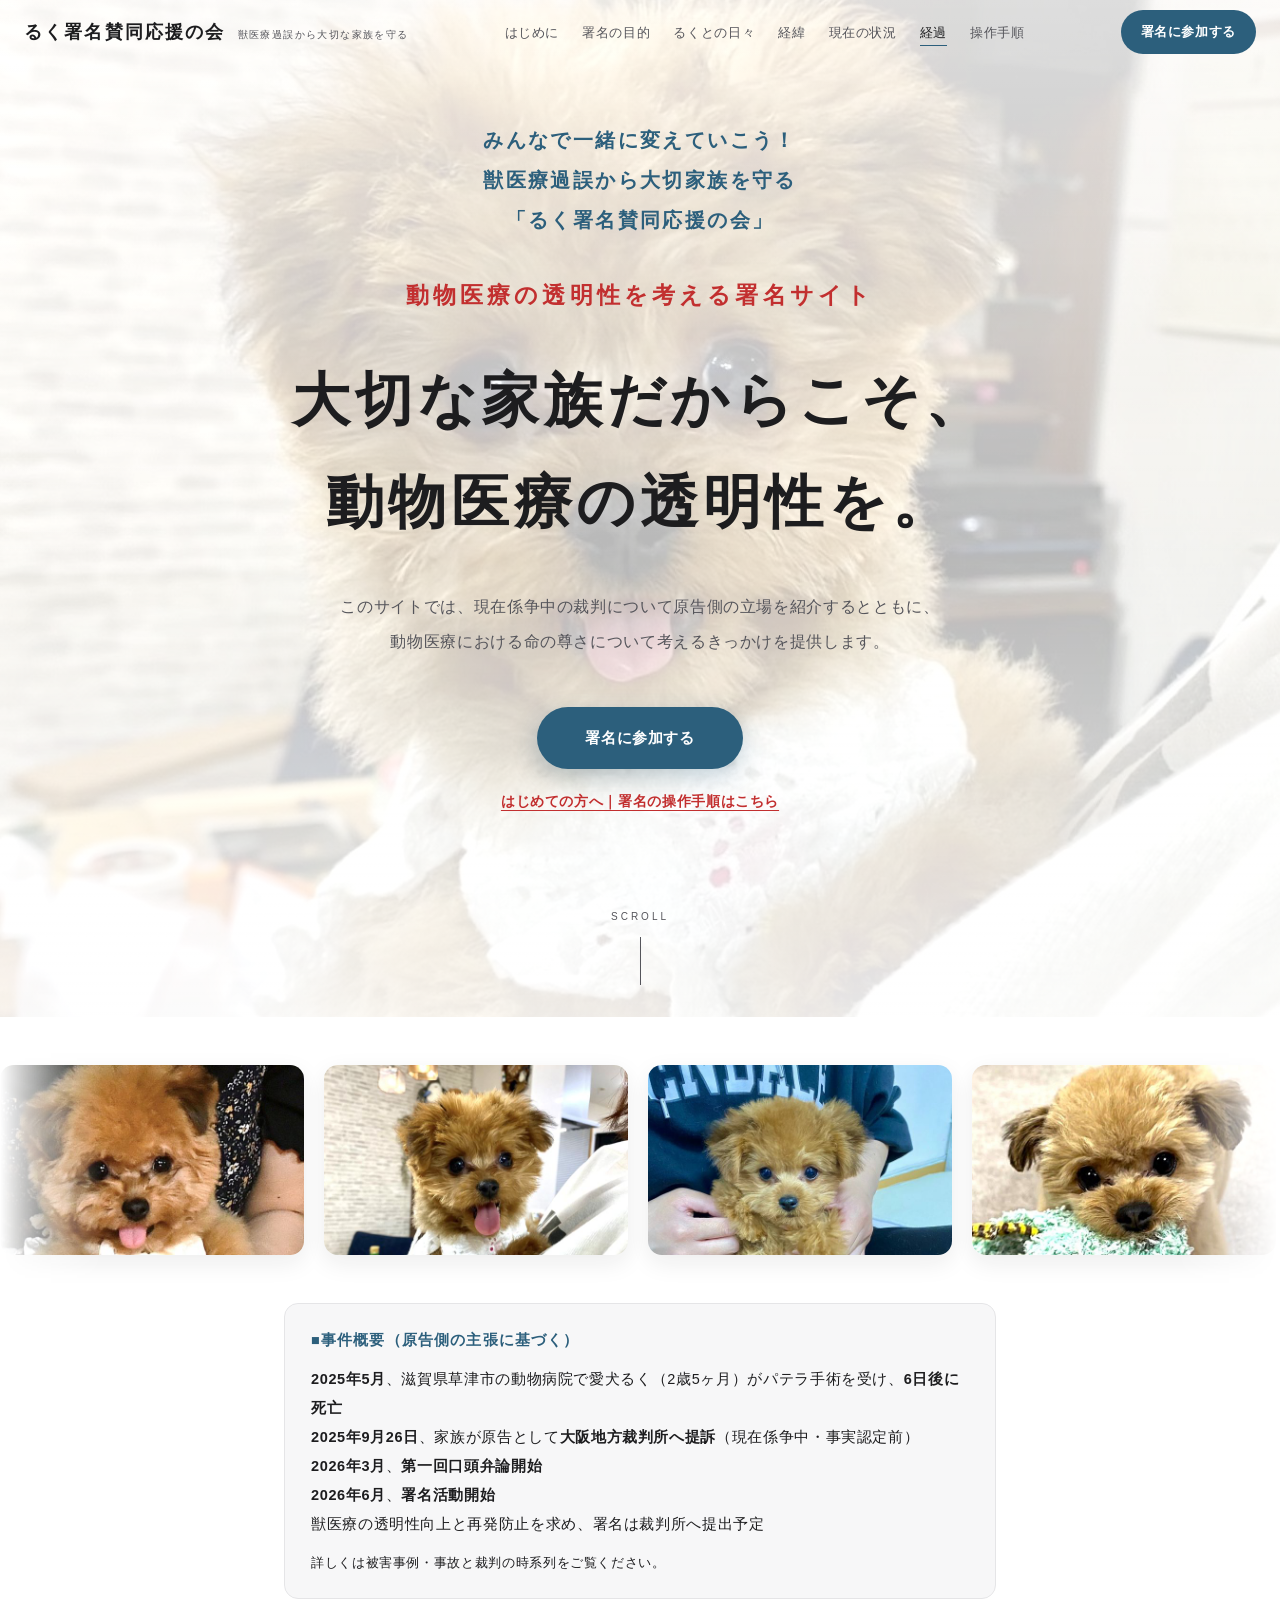
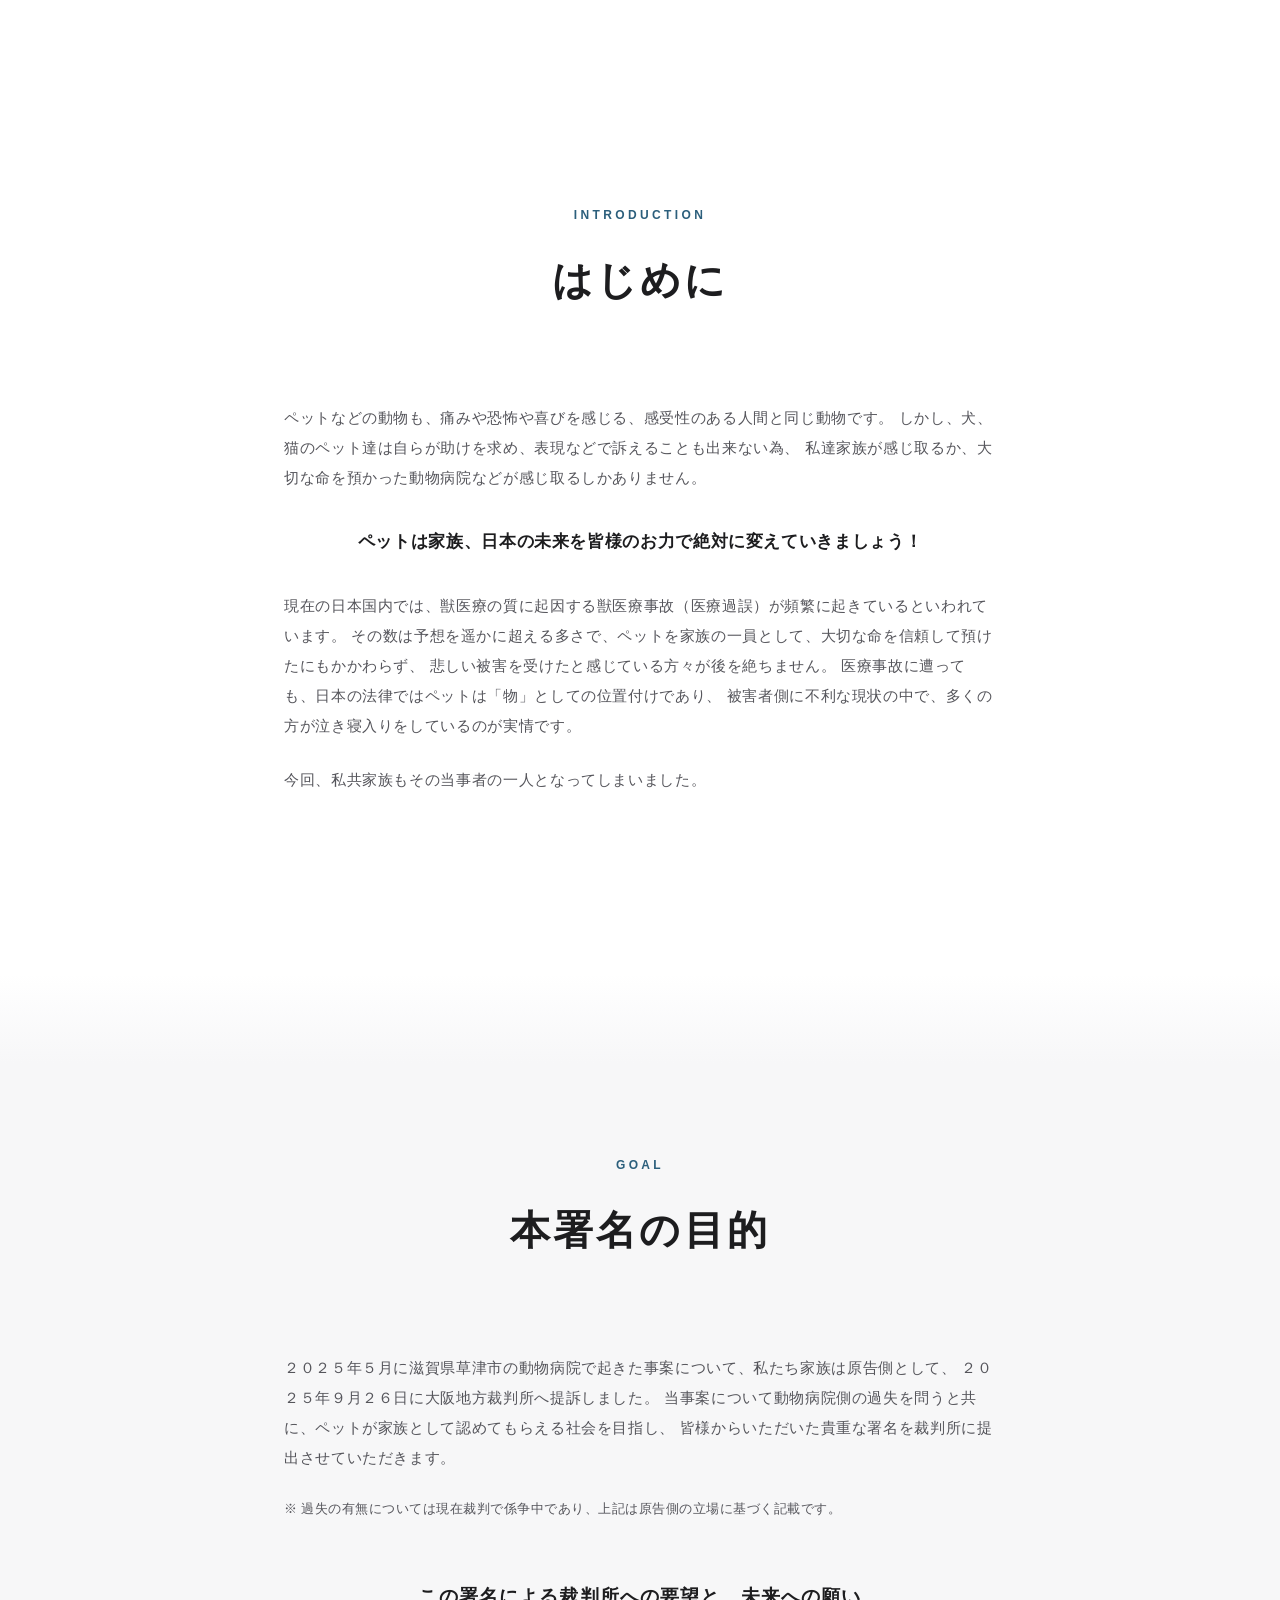
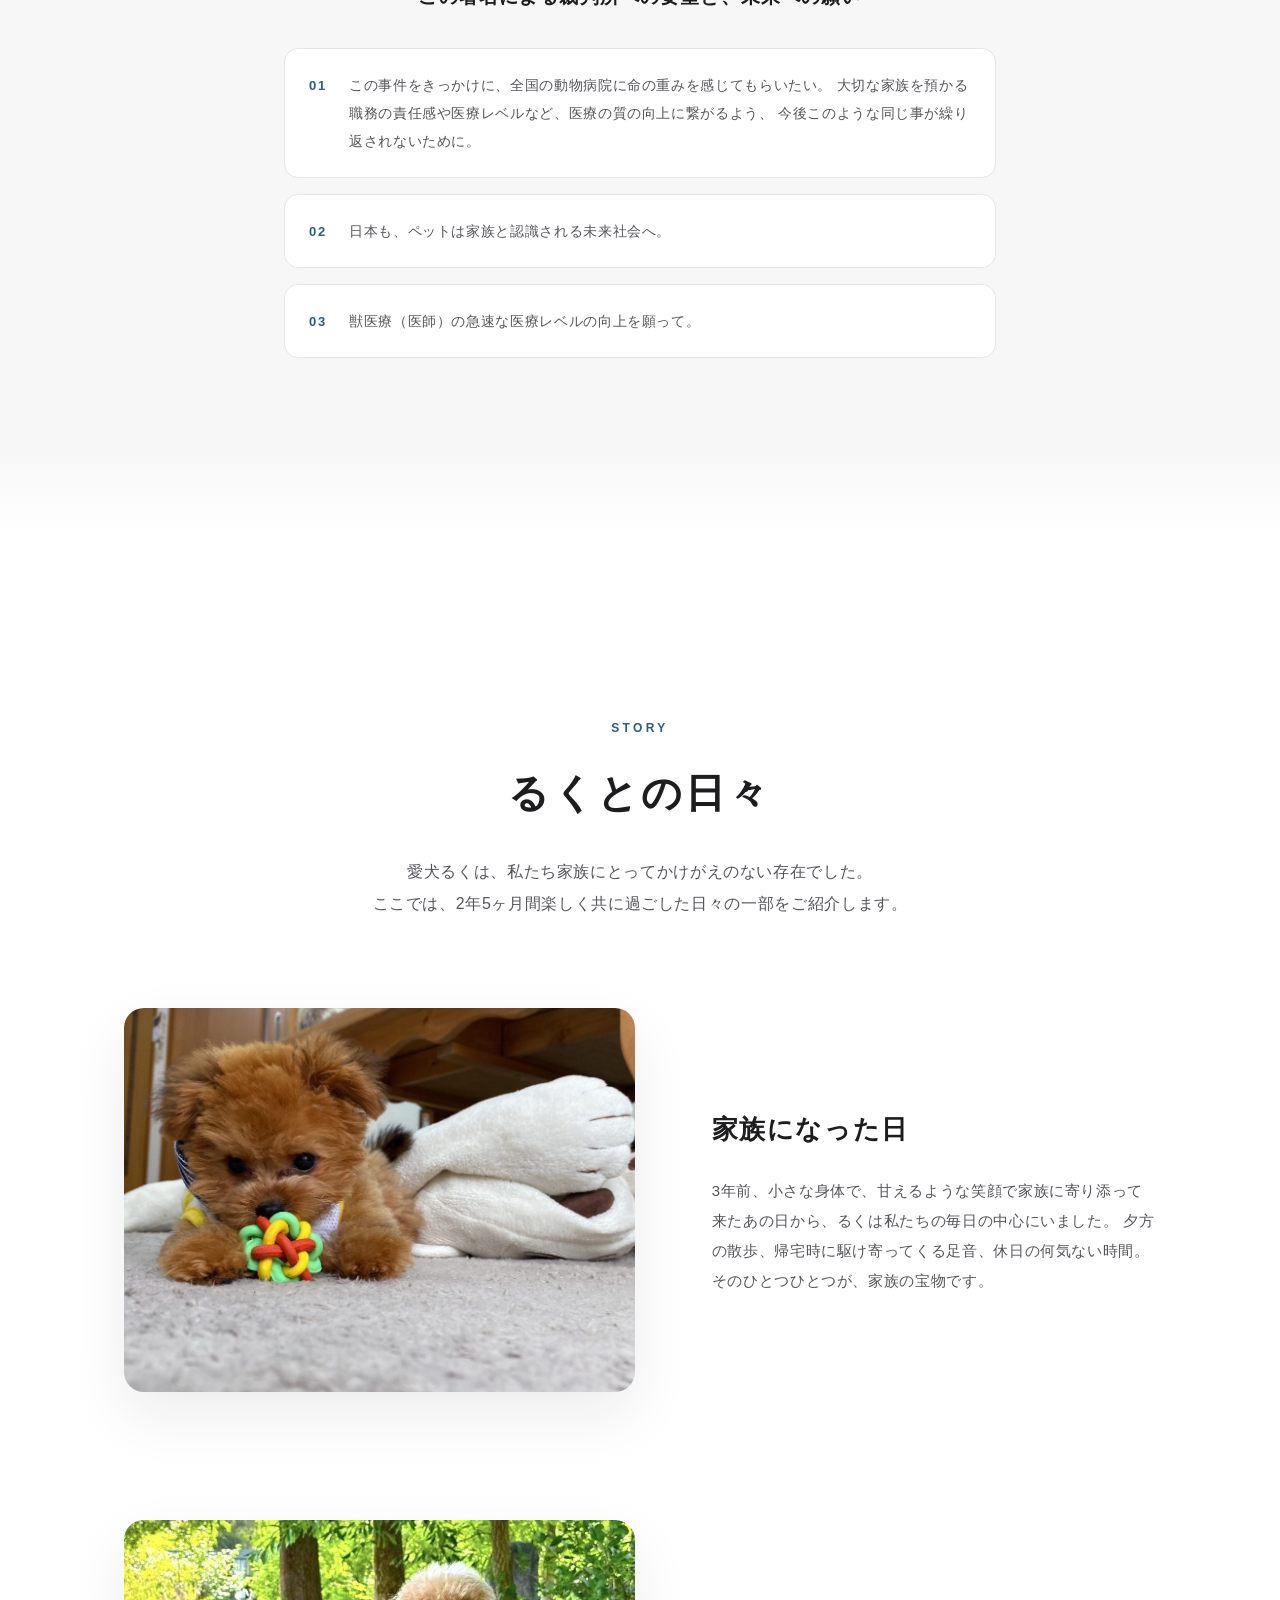
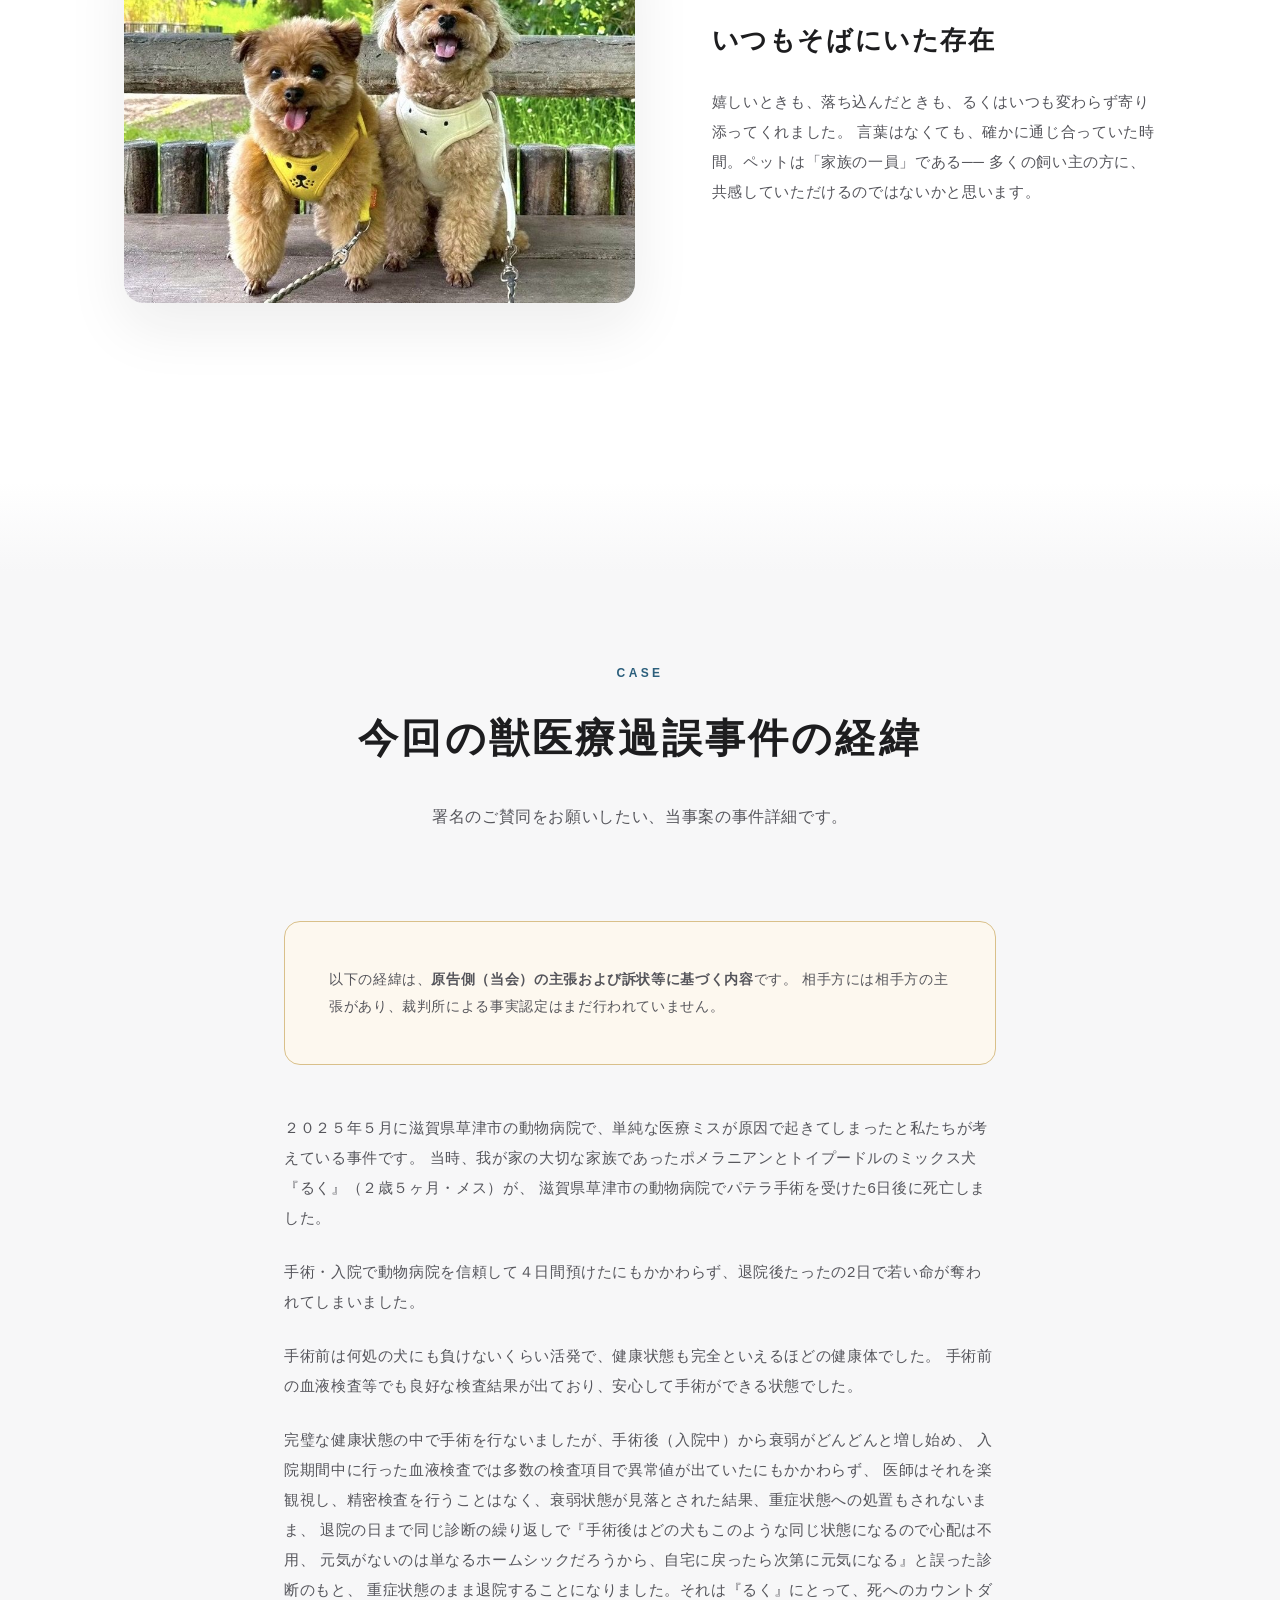
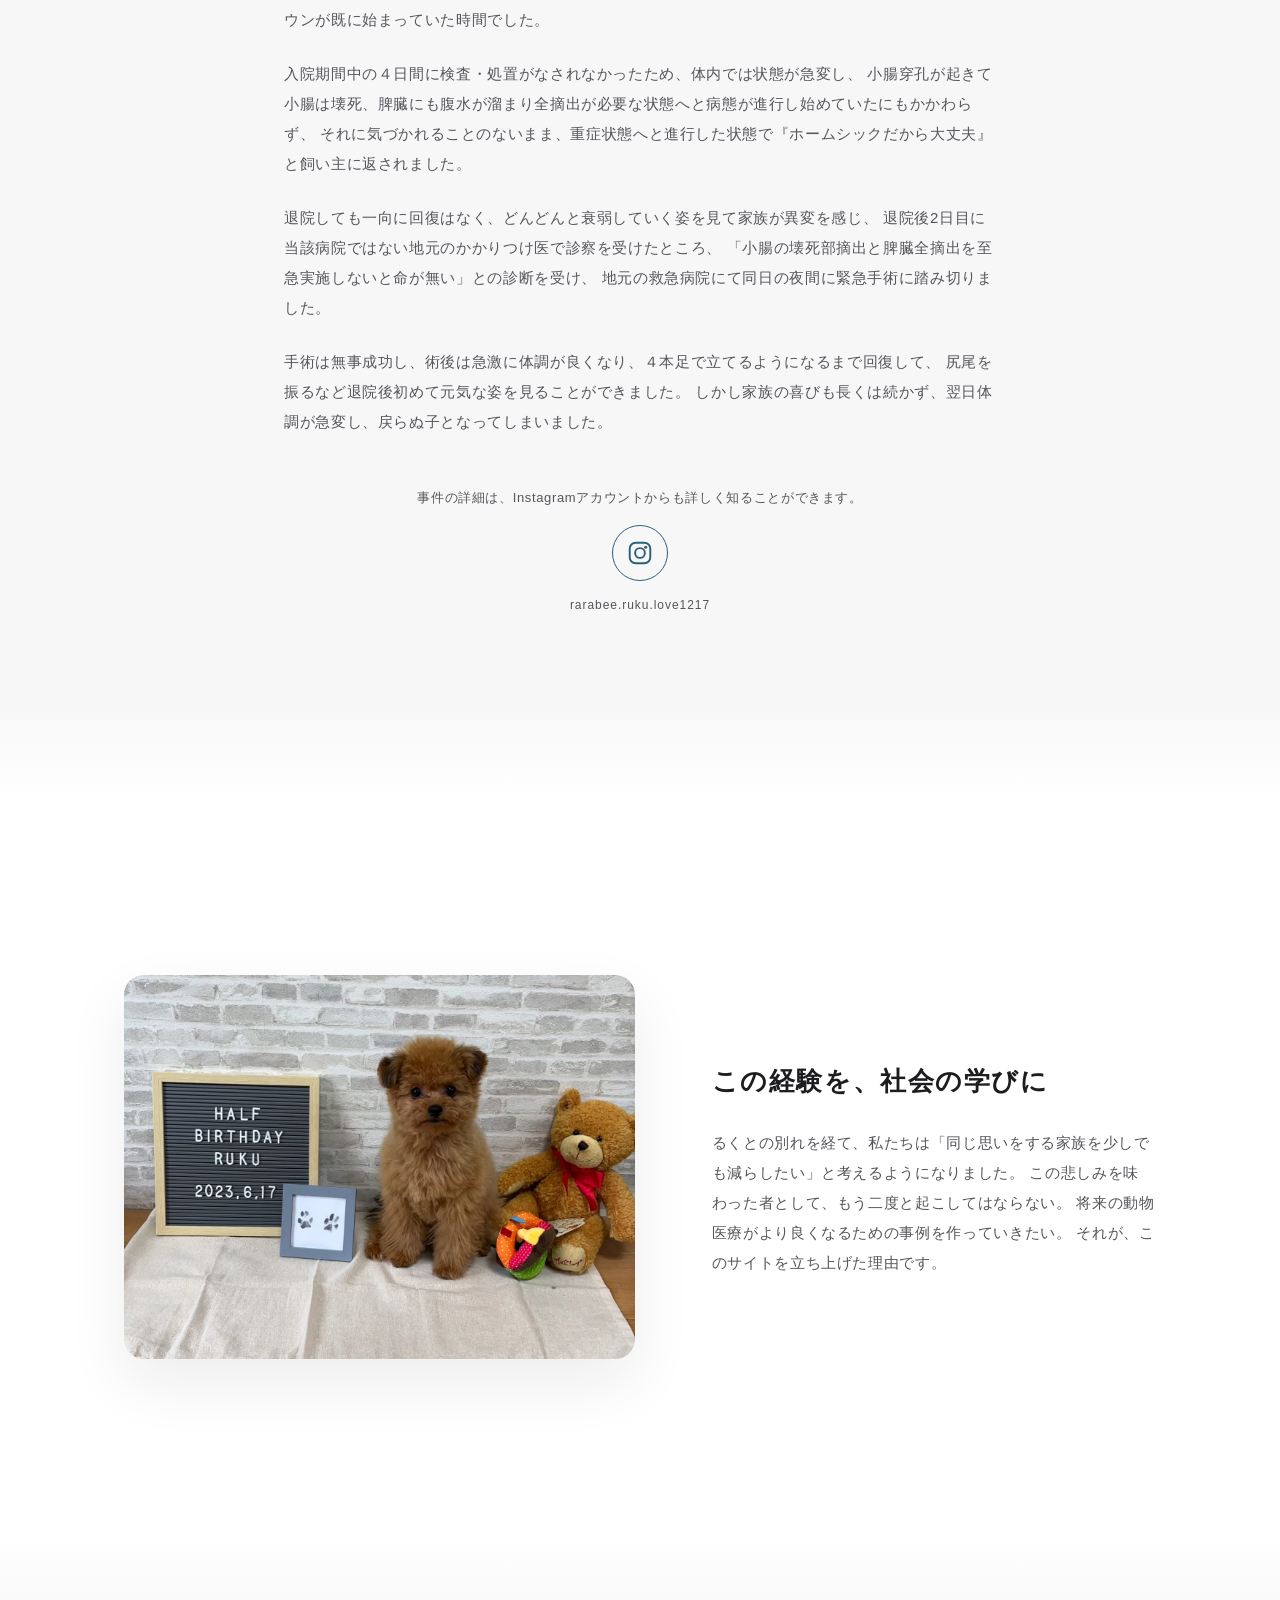
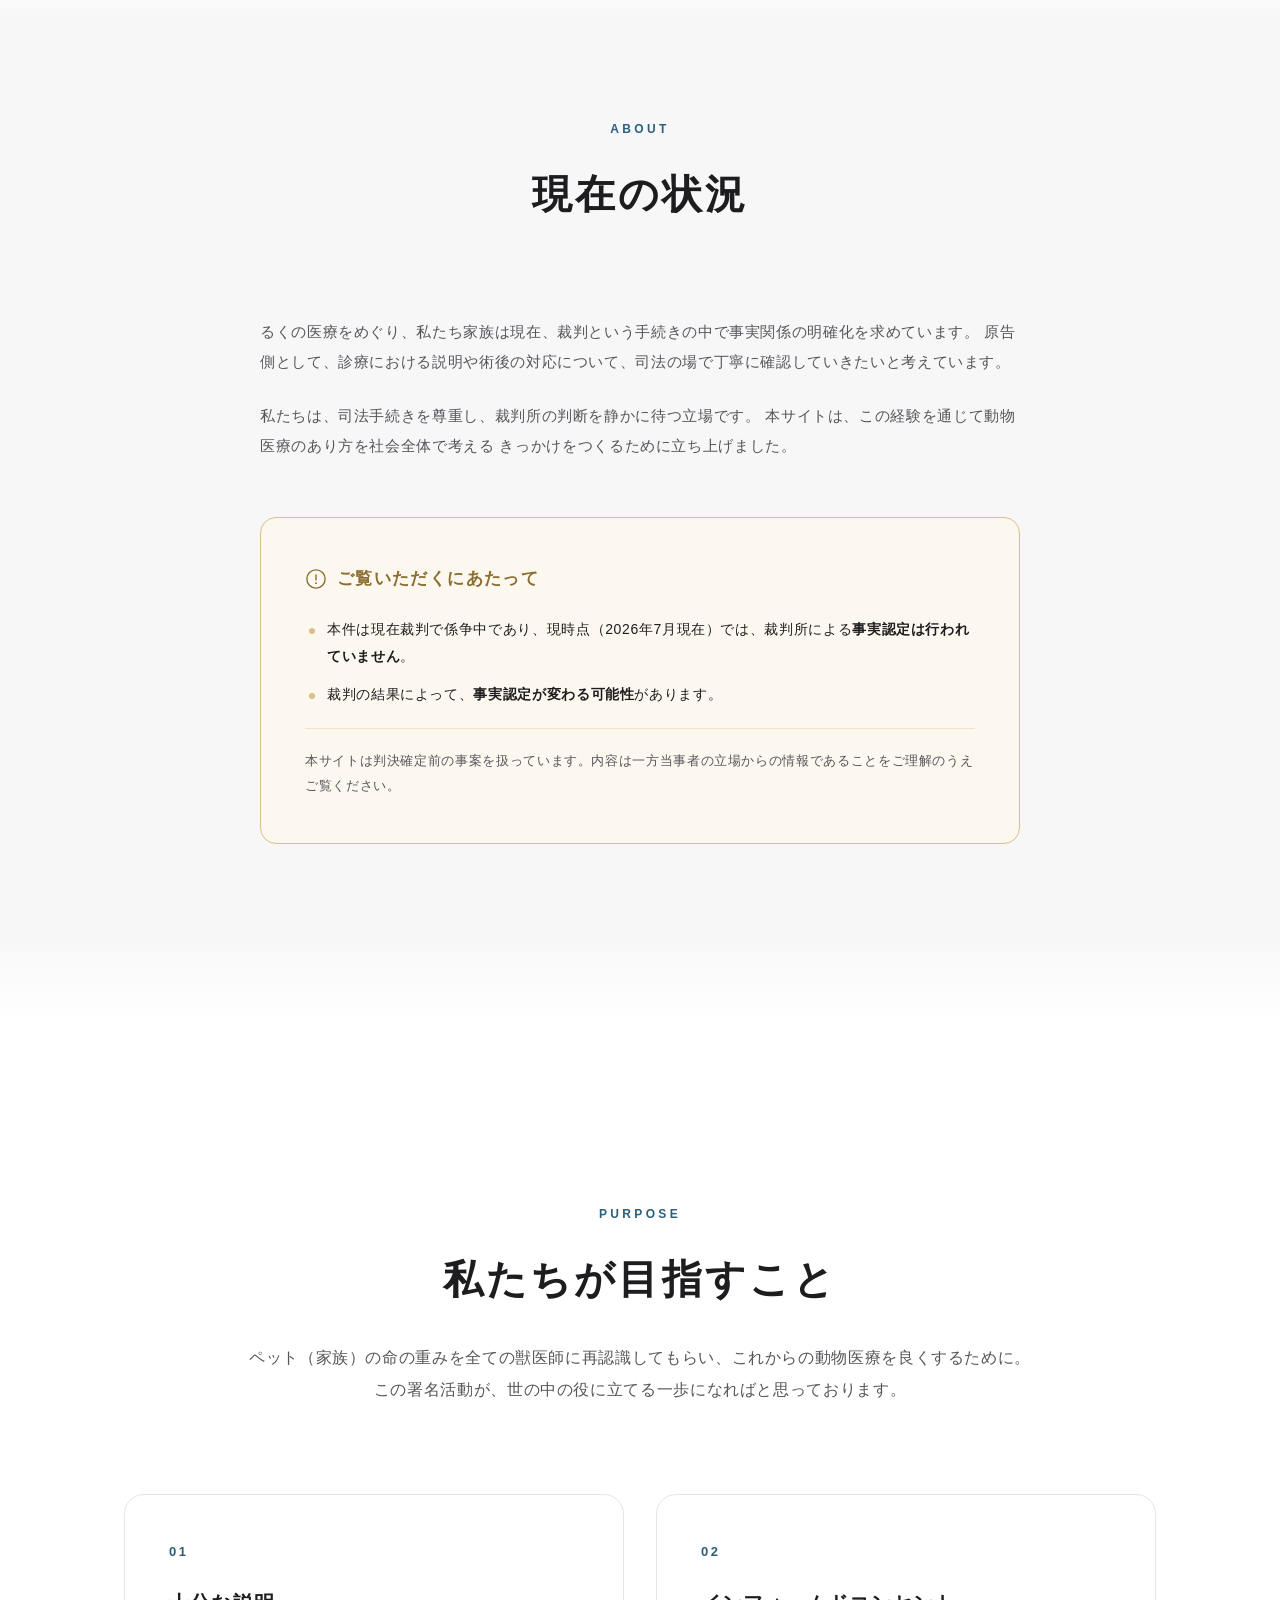
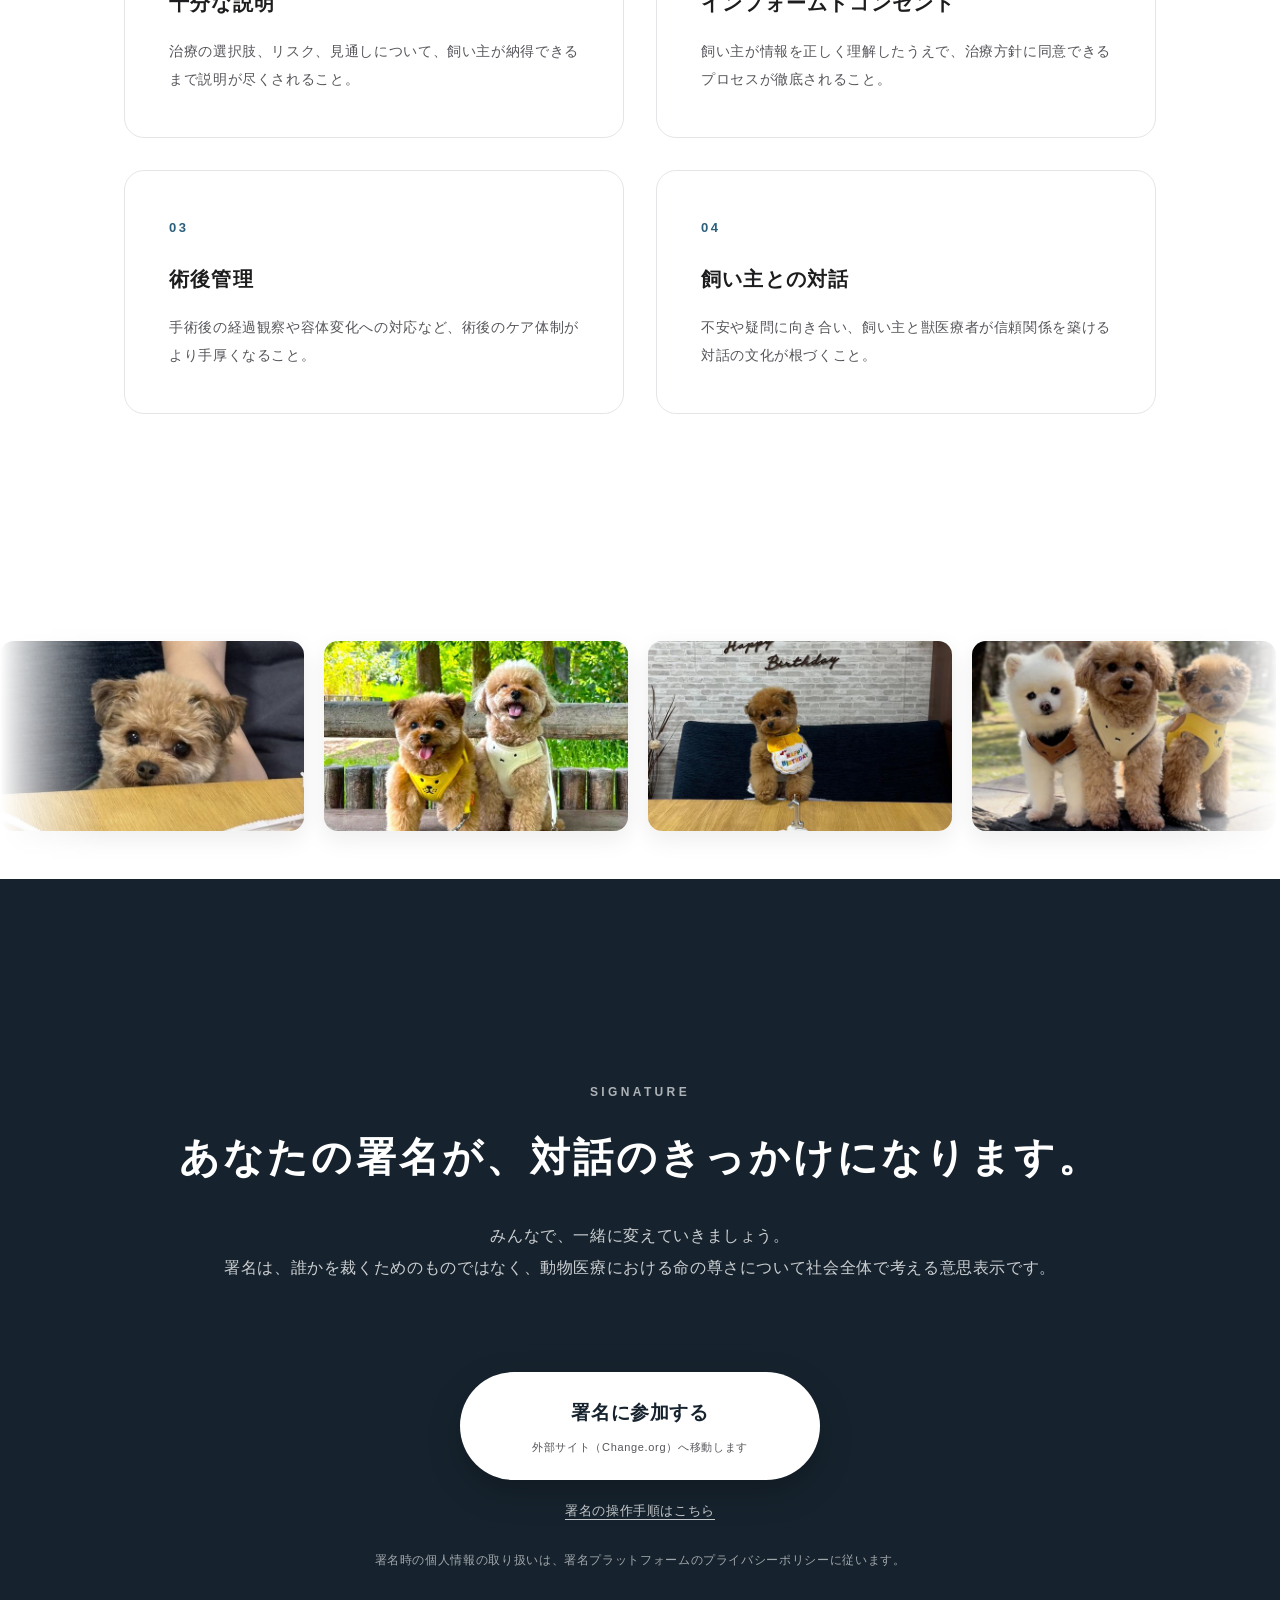
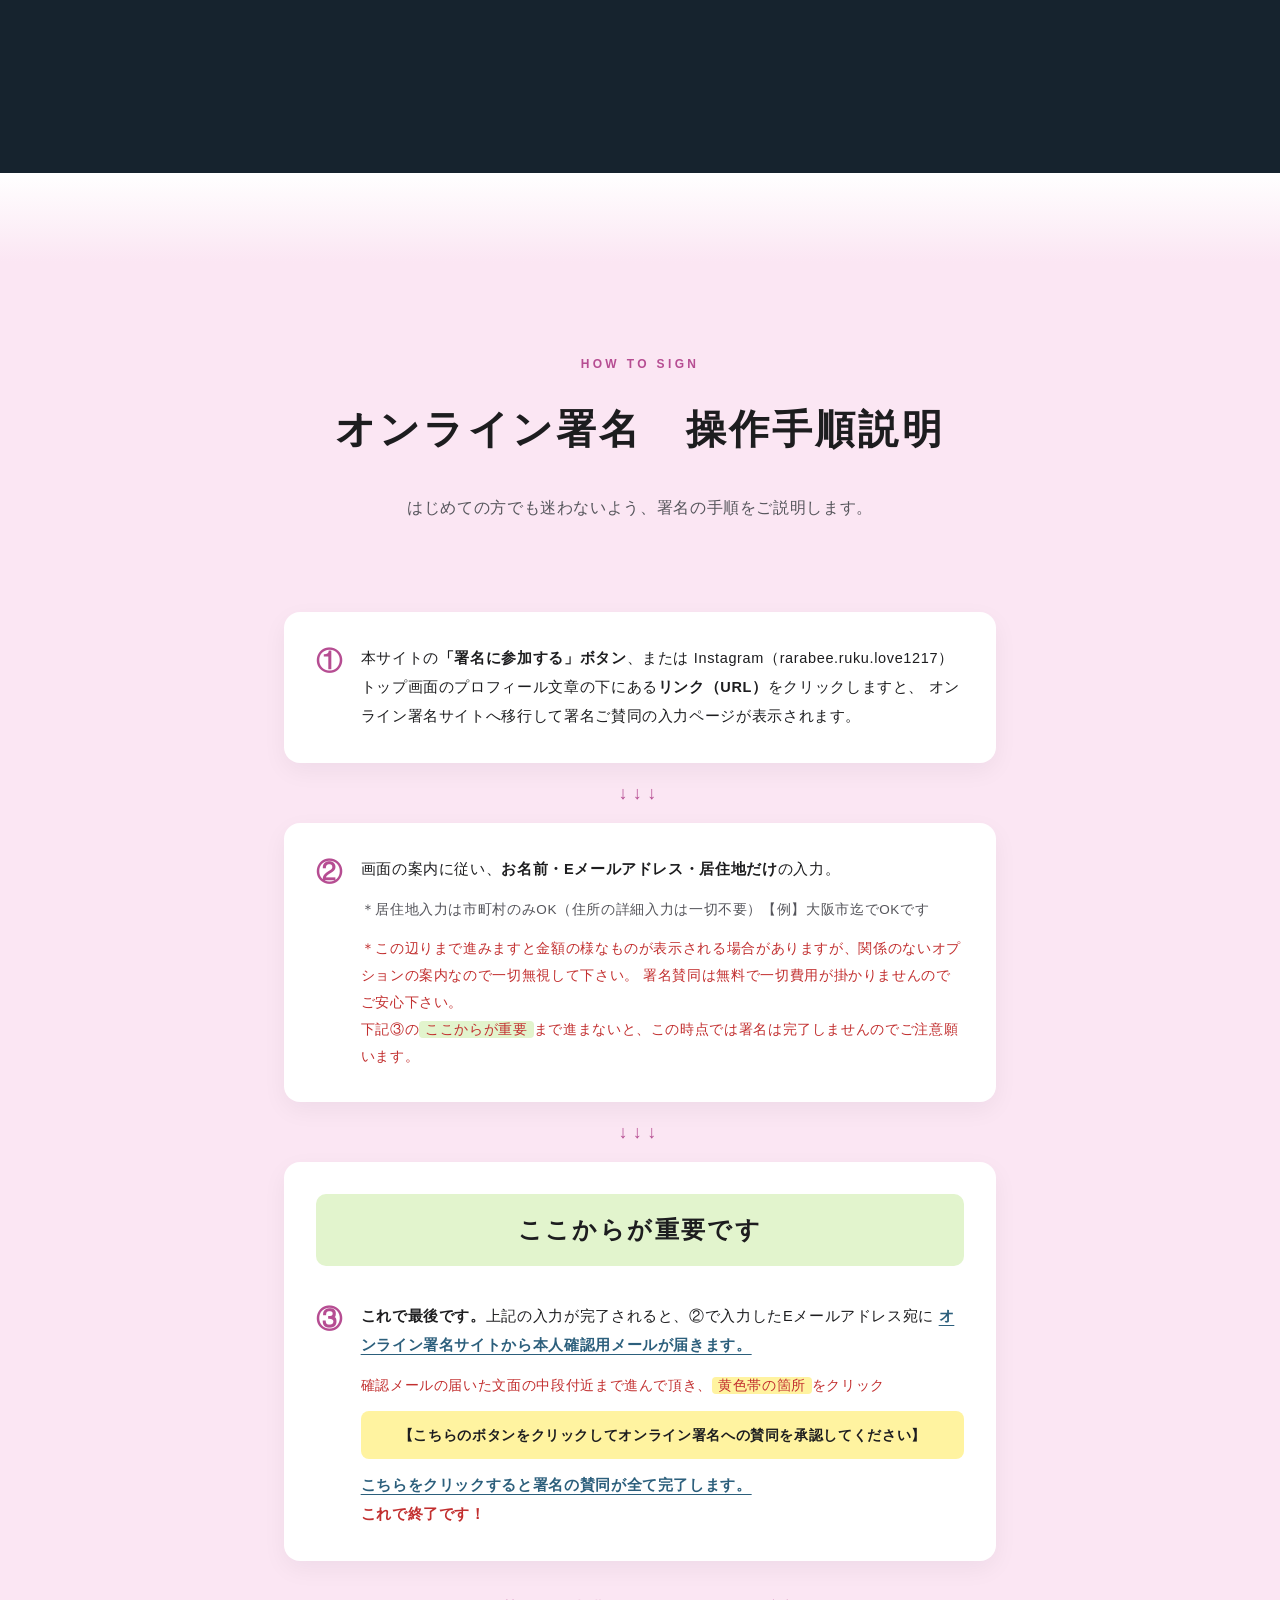
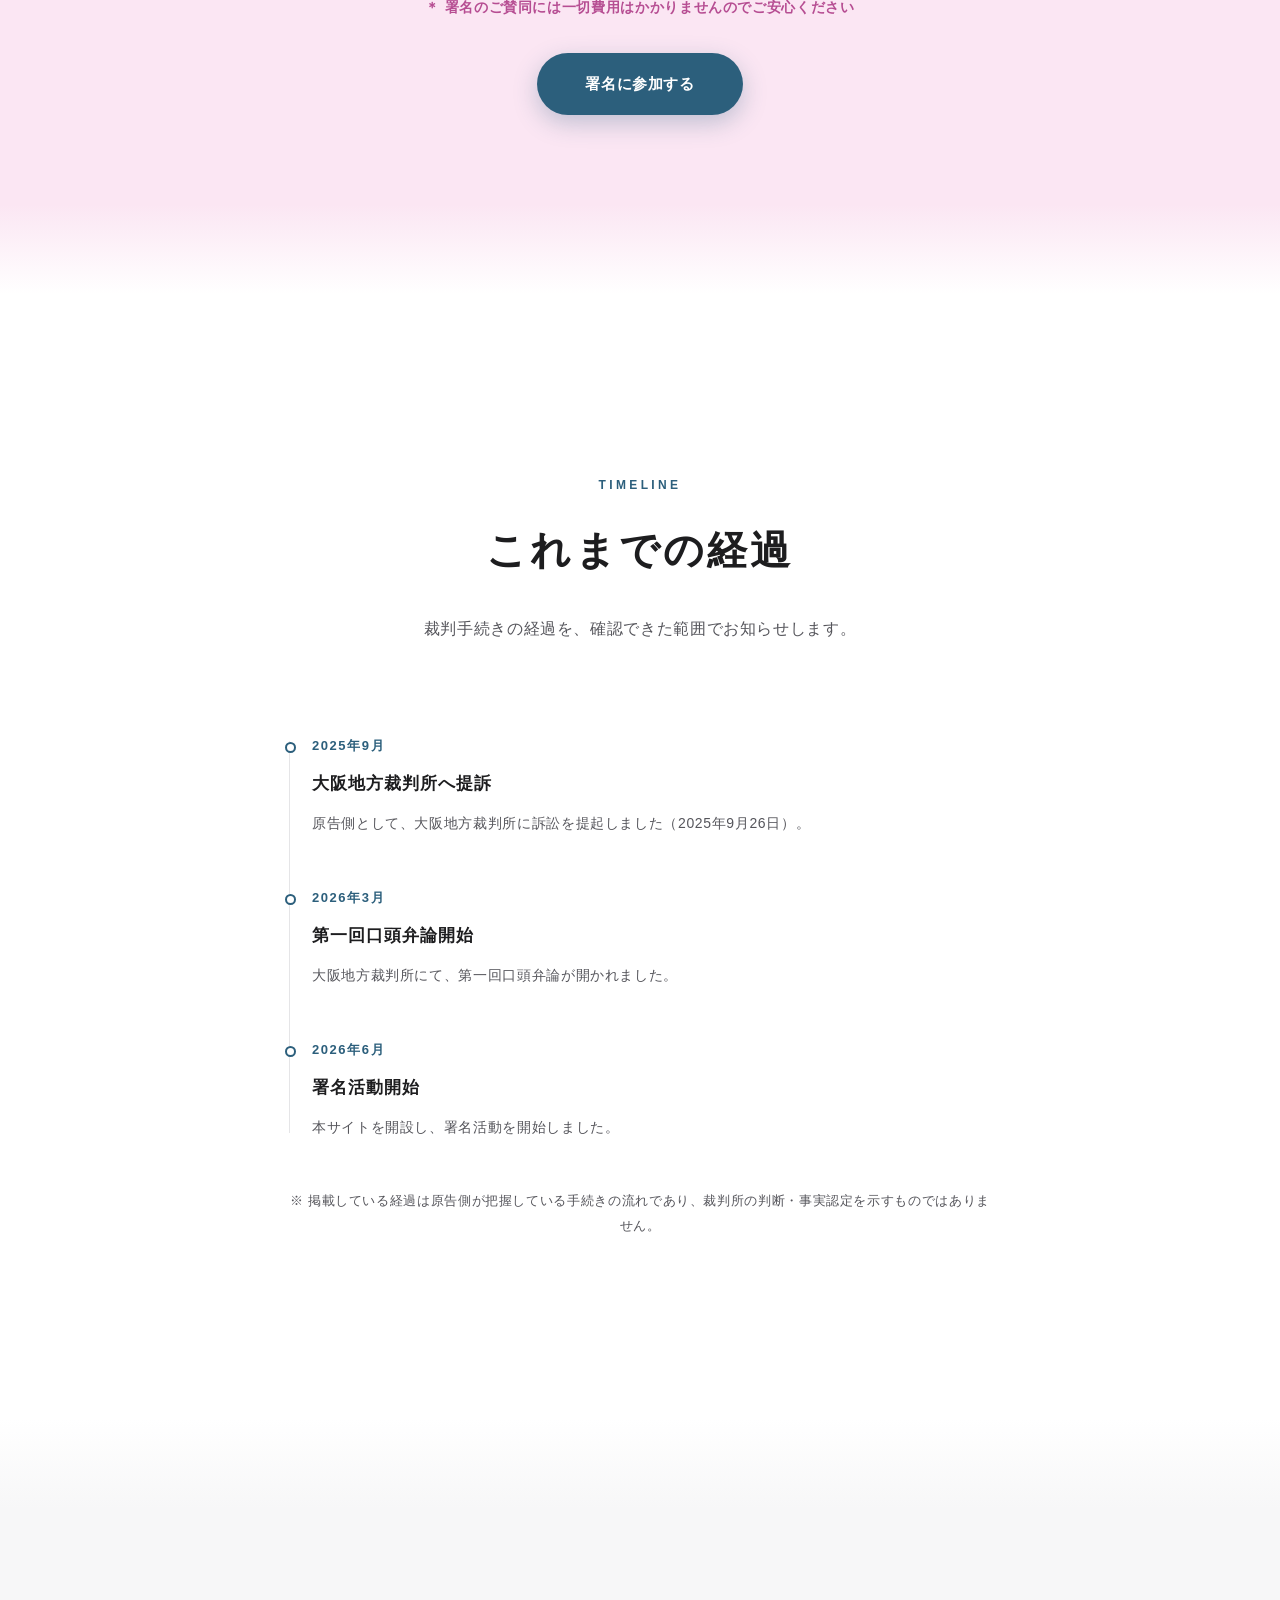
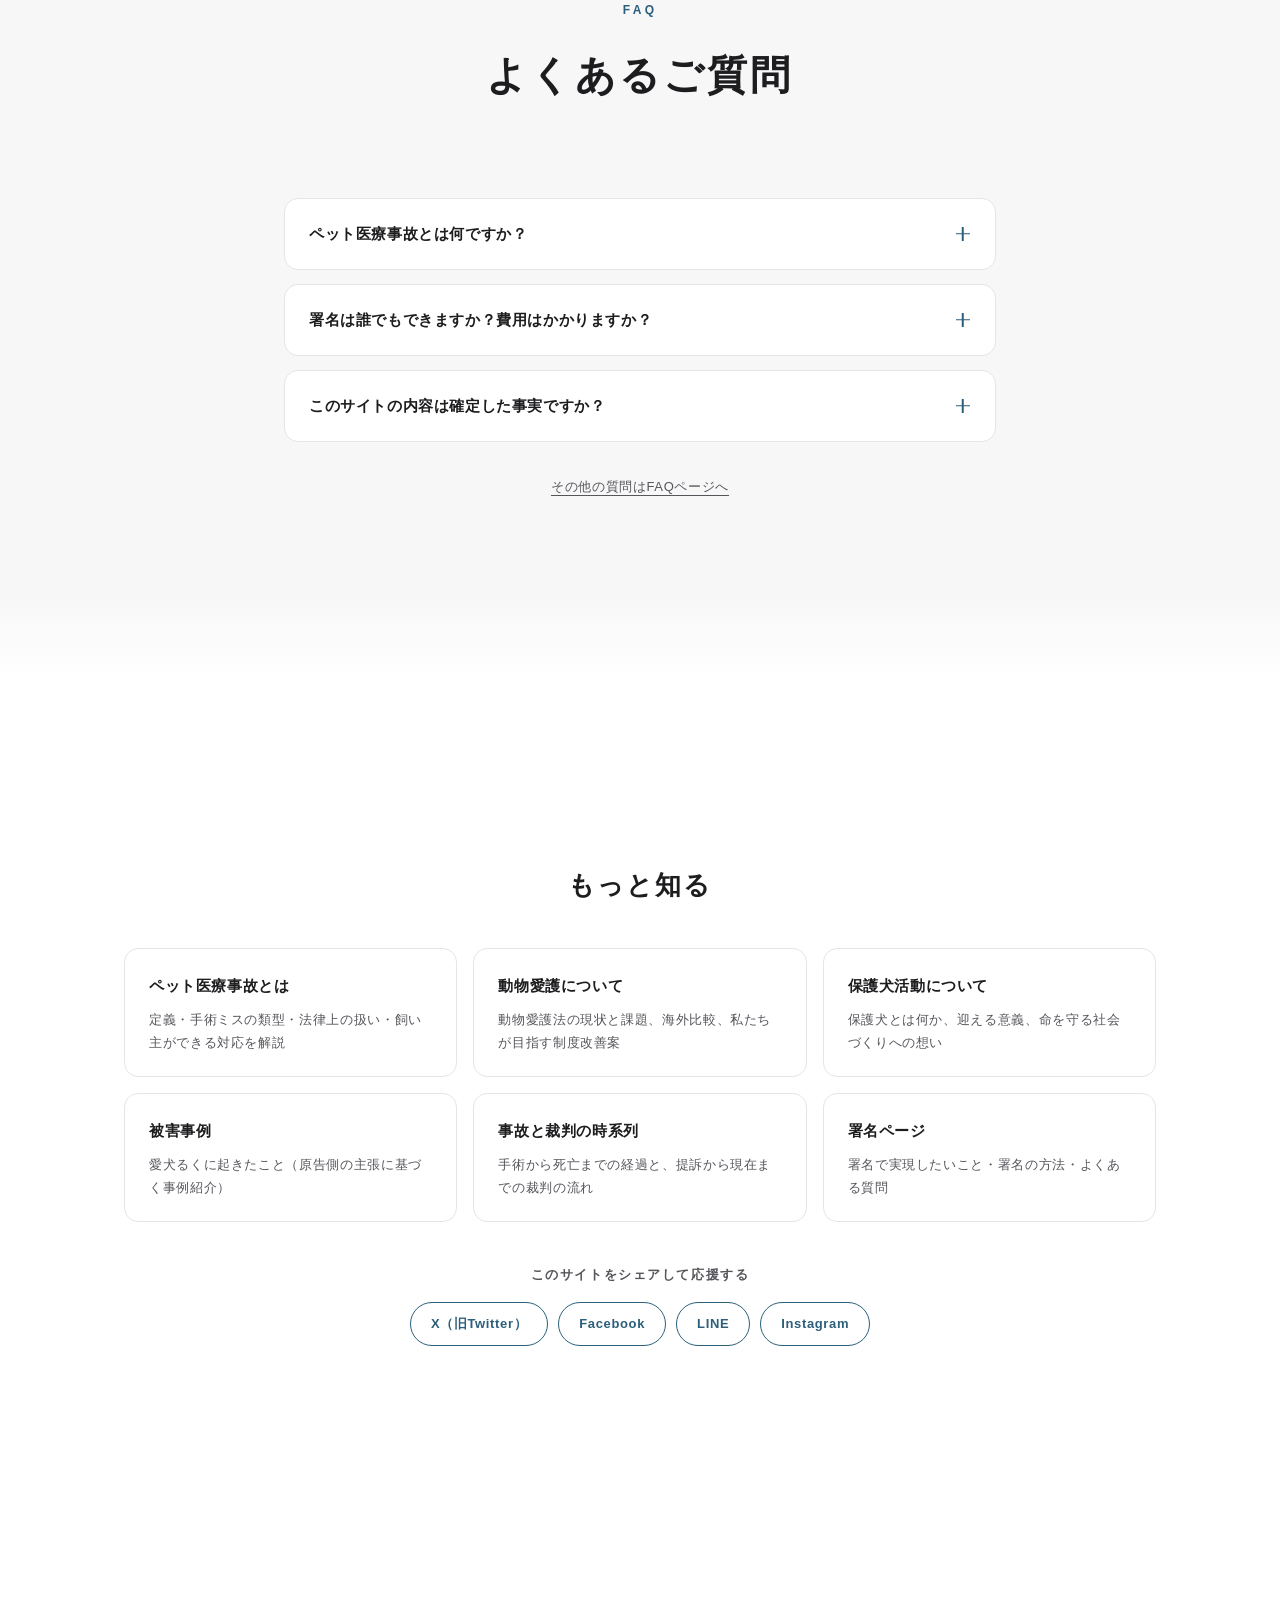
<file: index.html>
<!DOCTYPE html>
<html lang="ja">
<head>
  <meta charset="UTF-8">
  <meta name="viewport" content="width=device-width, initial-scale=1.0">

  <!-- ============================================================
       SEO 基本設定
       ※ 公開時に URL・サイト名・画像パスを実際の値へ差し替えてください
  ============================================================ -->
  <title>ペット医療事故で愛犬を亡くしました｜同じ悲劇を繰り返さない署名活動</title>
  <meta name="description" content="ペット医療事故によって大切な家族を失った飼い主による署名活動です。事故の実態や動物愛護の制度改善への取り組みを発信し、同じ悲劇を繰り返さない社会を目指しています。署名は無料でどなたでも参加できます。">

  <!-- OGP -->
  <meta property="og:type" content="website">
  <meta property="og:site_name" content="るく署名賛同応援の会｜動物医療の透明性を考える署名サイト">
  <meta property="og:title" content="ペット医療事故で愛犬を亡くしました｜同じ悲劇を繰り返さない署名活動">
  <meta property="og:description" content="動物医療における命の尊さについて考えるきっかけを。現在係争中の裁判について原告側の立場を紹介する署名サイトです（事実認定前の事案です）。">
  <meta property="og:url" content="https://ruku-shomei.org/">          <!-- TODO: 公開URLに差し替え -->
  <meta property="og:image" content="https://ruku-shomei.org/images/hero.jpg"> <!-- TODO: OGP画像(1200x630)に差し替え -->
  <meta property="og:locale" content="ja_JP">

  <!-- Twitter Card -->
  <meta name="twitter:card" content="summary_large_image">
  <meta name="twitter:title" content="ペット医療事故で愛犬を亡くしました｜同じ悲劇を繰り返さない署名活動">
  <meta name="twitter:description" content="動物医療における命の尊さについて考える署名サイト。現在係争中の事案であり、事実認定は行われていません。">
  <meta name="twitter:image" content="https://ruku-shomei.org/images/hero.jpg"> <!-- TODO -->

  <link rel="canonical" href="https://ruku-shomei.org/"> <!-- TODO -->

  <!-- ============================================================
       構造化データ（JSON-LD）
       WebPage / BreadcrumbList / FAQPage を @graph でまとめて定義
       ※ パンくずは将来の下層ページ追加時に itemListElement を増やすだけで拡張可能
  ============================================================ -->
  <script type="application/ld+json">
  {
    "@context": "https://schema.org",
    "@graph": [
      {
        "@type": "Organization",
        "@id": "https://ruku-shomei.org/#organization",
        "name": "るく署名賛同応援の会",
        "url": "https://ruku-shomei.org/",
        "logo": "https://ruku-shomei.org/images/hero.jpg",
        "description": "獣医療過誤から大切な家族を守ることを目指し、ペット医療事故の再発防止と動物医療の透明性向上を求める署名活動・情報発信を行う会。",
        "sameAs": [
          "https://www.instagram.com/rarabee.ruku.love1217/",
          "https://c.org/NDxfvLf6Ww"
        ]
      },
      {
        "@type": "WebSite",
        "@id": "https://ruku-shomei.org/#website",
        "url": "https://ruku-shomei.org/",
        "name": "るく署名賛同応援の会｜動物医療の透明性を考える署名サイト",
        "publisher": { "@id": "https://ruku-shomei.org/#organization" },
        "inLanguage": "ja"
      },
      {
        "@type": "WebPage",
        "@id": "https://ruku-shomei.org/#webpage",
        "url": "https://ruku-shomei.org/",
        "name": "ペット医療事故で愛犬を亡くしました｜同じ悲劇を繰り返さない署名活動",
        "description": "ペット医療事故によって大切な家族を失った飼い主による署名活動。事故の実態や動物愛護の制度改善への取り組みを発信し、同じ悲劇を繰り返さない社会を目指す（係争中・事実認定前）。",
        "isPartOf": { "@id": "https://ruku-shomei.org/#website" },
        "inLanguage": "ja"
      },
      {
        "@type": "BreadcrumbList",
        "@id": "https://ruku-shomei.org/#breadcrumb",
        "itemListElement": [
          {
            "@type": "ListItem",
            "position": 1,
            "name": "ホーム",
            "item": "https://ruku-shomei.org/"
          }
        ]
      }
    ]
  }
  </script>

  <link rel="stylesheet" href="css/style.css">
</head>

<body>
  <!-- キーボード利用者向けスキップリンク（アクセシビリティ） -->
  <a class="skip-link" href="#main">本文へスキップ</a>

  <!-- ============================================================
       ヘッダー
       スクロールで背景が現れる固定ヘッダー（JSで .is-scrolled 付与）
  ============================================================ -->
  <header class="header" id="header">
    <div class="header__inner">
      <a class="header__logo" href="#top">るく署名賛同応援の会<span class="header__tagline">獣医療過誤から大切な家族を守る</span></a>
      <nav class="header__nav" aria-label="メインナビゲーション">
        <ul class="header__list">
          <li class="header__item"><a class="header__link" href="#intro">はじめに</a></li>
          <li class="header__item"><a class="header__link" href="#goal">署名の目的</a></li>
          <li class="header__item"><a class="header__link" href="#story">るくとの日々</a></li>
          <li class="header__item"><a class="header__link" href="#case">経緯</a></li>
          <li class="header__item"><a class="header__link" href="#about">現在の状況</a></li>
          <li class="header__item"><a class="header__link" href="#timeline">経過</a></li>
          <li class="header__item"><a class="header__link" href="#howto">操作手順</a></li>
        </ul>
      </nav>
      <!-- 署名ページ（Change.org）へ直接遷移 -->
      <a class="header__cta" href="https://c.org/NDxfvLf6Ww" target="_blank" rel="noopener noreferrer">署名に参加する</a>
    </div>
  </header>

  <main id="main">

    <!-- ============================================================
         Hero
         大きな写真エリア＋キャッチコピー
         写真差し替え： .hero__bg の background-image をCSSで指定するか、
         下の div を <img> に置き換えてください
    ============================================================ -->
    <section class="hero" id="top">
      <img class="hero__bg" src="images/hero.jpg"
           alt="子犬の頃のるく。白いレンガの壁の前で、白いレースの襟を着けてこちらを見つめている"
           data-parallax>
      <div class="hero__overlay" aria-hidden="true"></div>

      <div class="hero__content">
        <!-- 会名ブロック（青） -->
        <p class="hero__brand js-fade">
          みんなで一緒に変えていこう！<br>
          獣医療過誤から大切家族を守る<br>
          「るく署名賛同応援の会」
        </p>
        <!-- 署名サイトの明示（大きめ・赤） -->
        <p class="hero__eyebrow js-fade">動物医療の透明性を考える署名サイト</p>
        <h1 class="hero__title js-fade">
          大切な家族だからこそ、<br>
          動物医療の透明性を。
        </h1>
        <p class="hero__lead js-fade">
          このサイトでは、現在係争中の裁判について原告側の立場を紹介するとともに、<br class="u-pc-only">
          動物医療における命の尊さについて考えるきっかけを提供します。
        </p>
        <div class="hero__actions js-fade">
          <a class="button button--primary" href="https://c.org/NDxfvLf6Ww" target="_blank" rel="noopener noreferrer">署名に参加する</a>
          <a class="howto-link howto-link--em" href="#howto">はじめての方へ｜署名の操作手順はこちら</a>
        </div>
        <!-- 係争中であることをファーストビューで明示（法的配慮） -->
        <p class="hero__note js-fade">
          ※ 本件は現在裁判で係争中であり、裁判所による事実認定は行われていません。
        </p>
      </div>

      <div class="hero__scroll" aria-hidden="true">
        <span class="hero__scroll-text">Scroll</span>
        <span class="hero__scroll-line"></span>
      </div>
    </section>

    <!-- ============================================================
         Marquee（上部）：子犬期の思い出が流れる帯
         画像の追加・入替は .marquee__group 内の <img> を編集
         ※ 2つ目のグループはループ用の複製（aria-hidden）。
           1つ目と同じ並びを維持すること
    ============================================================ -->
    <div class="marquee" aria-label="子犬の頃のるくの写真">
      <div class="marquee__track">
        <div class="marquee__group">
          <img class="marquee__img" src="images/marquee/dogs-01.jpg" alt="" loading="lazy" width="640" height="400">
          <img class="marquee__img" src="images/marquee/dogs-02.jpg" alt="" loading="lazy" width="640" height="400">
          <img class="marquee__img" src="images/marquee/dogs-03.jpg" alt="" loading="lazy" width="640" height="400">
          <img class="marquee__img" src="images/marquee/dogs-04.jpg" alt="" loading="lazy" width="640" height="400">
          <img class="marquee__img" src="images/marquee/dogs-05.jpg" alt="" loading="lazy" width="640" height="400">
          <img class="marquee__img" src="images/marquee/dogs-06.jpg" alt="" loading="lazy" width="640" height="400">
          <img class="marquee__img" src="images/marquee/dogs-07.jpg" alt="" loading="lazy" width="640" height="400">
          <img class="marquee__img" src="images/marquee/dogs-08.jpg" alt="" loading="lazy" width="640" height="400">
        </div>
        <div class="marquee__group" aria-hidden="true">
          <img class="marquee__img" src="images/marquee/dogs-01.jpg" alt="" loading="lazy" width="640" height="400">
          <img class="marquee__img" src="images/marquee/dogs-02.jpg" alt="" loading="lazy" width="640" height="400">
          <img class="marquee__img" src="images/marquee/dogs-03.jpg" alt="" loading="lazy" width="640" height="400">
          <img class="marquee__img" src="images/marquee/dogs-04.jpg" alt="" loading="lazy" width="640" height="400">
          <img class="marquee__img" src="images/marquee/dogs-05.jpg" alt="" loading="lazy" width="640" height="400">
          <img class="marquee__img" src="images/marquee/dogs-06.jpg" alt="" loading="lazy" width="640" height="400">
          <img class="marquee__img" src="images/marquee/dogs-07.jpg" alt="" loading="lazy" width="640" height="400">
          <img class="marquee__img" src="images/marquee/dogs-08.jpg" alt="" loading="lazy" width="640" height="400">
        </div>
      </div>
    </div>

    <!-- ============================================================
         事件概要：5秒で全体像がわかるサマリー（SEO/LLMO対応）
    ============================================================ -->
    <section class="section" id="gaiyou" style="padding-top: 0;">
      <div class="section__inner section__inner--narrow">
        <div class="box box--conclusion js-fade">
          <span class="box__label">■事件概要（原告側の主張に基づく）</span>
          <ul>
            <li><strong>2025年5月</strong>、滋賀県草津市の動物病院で愛犬るく（2歳5ヶ月）がパテラ手術を受け、<strong>6日後に死亡</strong></li>
            <li><strong>2025年9月26日</strong>、家族が原告として<strong>大阪地方裁判所へ提訴</strong>（現在係争中・事実認定前）</li>
            <li><strong>2026年3月</strong>、<strong>第一回口頭弁論開始</strong></li>
            <li><strong>2026年6月</strong>、<strong>署名活動開始</strong></li>
            <li>獣医療の透明性向上と再発防止を求め、署名は裁判所へ提出予定</li>
          </ul>
          <p style="margin-top: 12px; font-size: 12.5px;">
            詳しくは<a href="higai-jirei/">被害事例</a>・<a href="jiko-keii/">事故と裁判の時系列</a>をご覧ください。
          </p>
        </div>
      </div>
    </section>

    <!-- ============================================================
         はじめに
    ============================================================ -->
    <section class="section" id="intro" style="padding-top: 0;">
      <div class="section__inner section__inner--narrow">
        <header class="section__header js-fade">
          <p class="section__eyebrow">Introduction</p>
          <h2 class="section__title">はじめに</h2>
        </header>
        <div class="prose js-fade">
          <p>
            ペットなどの動物も、痛みや恐怖や喜びを感じる、感受性のある人間と同じ動物です。
            しかし、犬、猫のペット達は自らが助けを求め、表現などで訴えることも出来ない為、
            私達家族が感じ取るか、大切な命を預かった動物病院などが感じ取るしかありません。
          </p>
          <p class="prose__emphasis">
            ペットは家族、日本の未来を皆様のお力で絶対に変えていきましょう！
          </p>
          <p>
            現在の日本国内では、獣医療の質に起因する獣医療事故（医療過誤）が頻繁に起きているといわれています。
            その数は予想を遥かに超える多さで、ペットを家族の一員として、大切な命を信頼して預けたにもかかわらず、
            悲しい被害を受けたと感じている方々が後を絶ちません。
            医療事故に遭っても、日本の法律ではペットは「物」としての位置付けであり、
            被害者側に不利な現状の中で、多くの方が泣き寝入りをしているのが実情です。
          </p>
          <p>
            今回、私共家族もその当事者の一人となってしまいました。
          </p>
        </div>
      </div>
    </section>

    <!-- ============================================================
         本署名の目的
    ============================================================ -->
    <section class="section section--tint" id="goal">
      <div class="section__inner section__inner--narrow">
        <header class="section__header js-fade">
          <p class="section__eyebrow">Goal</p>
          <h2 class="section__title">本署名の目的</h2>
        </header>
        <div class="prose js-fade">
          <p>
            ２０２５年５月に滋賀県草津市の動物病院で起きた事案について、私たち家族は原告側として、
            ２０２５年９月２６日に大阪地方裁判所へ提訴しました。
            当事案について動物病院側の過失を問うと共に、ペットが家族として認めてもらえる社会を目指し、
            皆様からいただいた貴重な署名を裁判所に提出させていただきます。
          </p>
          <p class="prose__note">
            ※ 過失の有無については現在裁判で係争中であり、上記は原告側の立場に基づく記載です。
          </p>
        </div>

        <div class="goal js-fade">
          <h3 class="goal__heading">この署名による裁判所への要望と、未来への願い</h3>
          <ol class="goal__list">
            <li class="goal__item">
              この事件をきっかけに、全国の動物病院に命の重みを感じてもらいたい。
              大切な家族を預かる職務の責任感や医療レベルなど、医療の質の向上に繋がるよう、
              今後このような同じ事が繰り返されないために。
            </li>
            <li class="goal__item">
              日本も、ペットは家族と認識される未来社会へ。
            </li>
            <li class="goal__item">
              獣医療（医師）の急速な医療レベルの向上を願って。
            </li>
          </ol>
        </div>
      </div>
    </section>

    <!-- ============================================================
         Story：るくとの日々
         写真＋文章のブロックを .story__block として繰り返すだけで
         CMSなしで追加・編集できる構造
    ============================================================ -->
    <section class="story section" id="story">
      <div class="section__inner">
        <header class="section__header js-fade">
          <p class="section__eyebrow">Story</p>
          <h2 class="section__title">るくとの日々</h2>
          <p class="section__lead">
            愛犬るくは、私たち家族にとってかけがえのない存在でした。<br>
            ここでは、2年5ヶ月間楽しく共に過ごした日々の一部をご紹介します。
          </p>
        </header>

        <!-- ▼ ストーリーブロック（写真右） -->
        <article class="story__block js-fade">
          <img class="story__img" src="images/story-01.jpg"
               alt="家に来たばかりの頃のるく。カーペットの上でお気に入りのおもちゃを抱えている"
               loading="lazy" width="1400" height="787">
          <div class="story__text">
            <h3 class="story__heading">家族になった日</h3>
            <p class="story__body">
              3年前、小さな身体で、甘えるような笑顔で家族に寄り添って来たあの日から、るくは私たちの毎日の中心にいました。
              夕方の散歩、帰宅時に駆け寄ってくる足音、休日の何気ない時間。そのひとつひとつが、家族の宝物です。
            </p>
          </div>
        </article>

        <!-- ▼ ストーリーブロック（写真左： --reverse を付与） -->
        <article class="story__block story__block--reverse js-fade">
          <img class="story__img" src="images/story-02.jpg"
               alt="公園のベンチの上で、仲良しの犬と並んで座るるく"
               loading="lazy" width="850" height="661">
          <div class="story__text">
            <h3 class="story__heading">いつもそばにいた存在</h3>
            <p class="story__body">
              嬉しいときも、落ち込んだときも、るくはいつも変わらず寄り添ってくれました。
              言葉はなくても、確かに通じ合っていた時間。ペットは「家族の一員」である──
              多くの飼い主の方に、共感していただけるのではないかと思います。
            </p>
          </div>
        </article>

        <!-- ▲ ブロックを増やす場合は上の <article> をコピーして追記 -->

      </div>
    </section>

    <!-- ============================================================
         事件の経緯
         ※ 原告側の主張・訴状等に基づく内容であることを冒頭で明示。
           この注記枠は法的配慮のため削除しないこと
    ============================================================ -->
    <section class="case section section--tint" id="case">
      <div class="section__inner section__inner--narrow">
        <header class="section__header js-fade">
          <p class="section__eyebrow">Case</p>
          <h2 class="section__title">今回の獣医療過誤事件の経緯</h2>
          <p class="section__lead">署名のご賛同をお願いしたい、当事案の事件詳細です。</p>
        </header>

        <div class="notice js-fade" role="note" aria-label="経緯の記載についての注記">
          <p class="notice__footnote notice__footnote--single">
            以下の経緯は、<strong>原告側（当会）の主張および訴状等に基づく内容</strong>です。
            相手方には相手方の主張があり、裁判所による事実認定はまだ行われていません。
          </p>
        </div>

        <div class="prose js-fade">
          <p>
            ２０２５年５月に滋賀県草津市の動物病院で、単純な医療ミスが原因で起きてしまったと私たちが考えている事件です。
            当時、我が家の大切な家族であったポメラニアンとトイプードルのミックス犬『るく』（２歳５ヶ月・メス）が、
            滋賀県草津市の動物病院でパテラ手術を受けた6日後に死亡しました。
          </p>
          <p>
            手術・入院で動物病院を信頼して４日間預けたにもかかわらず、退院後たったの2日で若い命が奪われてしまいました。
          </p>
          <p>
            手術前は何処の犬にも負けないくらい活発で、健康状態も完全といえるほどの健康体でした。
            手術前の血液検査等でも良好な検査結果が出ており、安心して手術ができる状態でした。
          </p>
          <p>
            完璧な健康状態の中で手術を行ないましたが、手術後（入院中）から衰弱がどんどんと増し始め、
            入院期間中に行った血液検査では多数の検査項目で異常値が出ていたにもかかわらず、
            医師はそれを楽観視し、精密検査を行うことはなく、衰弱状態が見落とされた結果、重症状態への処置もされないまま、
            退院の日まで同じ診断の繰り返しで『手術後はどの犬もこのような同じ状態になるので心配は不用、
            元気がないのは単なるホームシックだろうから、自宅に戻ったら次第に元気になる』と誤った診断のもと、
            重症状態のまま退院することになりました。それは『るく』にとって、死へのカウントダウンが既に始まっていた時間でした。
          </p>
          <p>
            入院期間中の４日間に検査・処置がなされなかったため、体内では状態が急変し、
            小腸穿孔が起きて小腸は壊死、脾臓にも腹水が溜まり全摘出が必要な状態へと病態が進行し始めていたにもかかわらず、
            それに気づかれることのないまま、重症状態へと進行した状態で『ホームシックだから大丈夫』と飼い主に返されました。
          </p>
          <p>
            退院しても一向に回復はなく、どんどんと衰弱していく姿を見て家族が異変を感じ、
            退院後2日目に当該病院ではない地元のかかりつけ医で診察を受けたところ、
            「小腸の壊死部摘出と脾臓全摘出を至急実施しないと命が無い」との診断を受け、
            地元の救急病院にて同日の夜間に緊急手術に踏み切りました。
          </p>
          <p>
            手術は無事成功し、術後は急激に体調が良くなり、４本足で立てるようになるまで回復して、
            尻尾を振るなど退院後初めて元気な姿を見ることができました。
            しかし家族の喜びも長くは続かず、翌日体調が急変し、戻らぬ子となってしまいました。
          </p>
        </div>

        <div class="case__more js-fade">
          <p class="case__more-text">事件の詳細は、Instagramアカウントからも詳しく知ることができます。</p>
          <a class="case__more-link" href="https://www.instagram.com/rarabee.ruku.love1217/"
             target="_blank" rel="noopener noreferrer"
             aria-label="Instagramで事件の詳細を見る（rarabee.ruku.love1217）">
            <!-- Instagramアイコン（インラインSVG・現在色で描画） -->
            <svg class="case__more-icon" width="26" height="26" viewBox="0 0 24 24" fill="none" aria-hidden="true">
              <rect x="2.5" y="2.5" width="19" height="19" rx="5.5" stroke="currentColor" stroke-width="1.8"/>
              <circle cx="12" cy="12" r="4.5" stroke="currentColor" stroke-width="1.8"/>
              <circle cx="17.3" cy="6.7" r="1.4" fill="currentColor"/>
            </svg>
          </a>
          <p class="case__more-handle">rarabee.ruku.love1217</p>
        </div>
      </div>
    </section>

    <!-- ============================================================
         この経験を、社会の学びに
    ============================================================ -->
    <section class="story section" id="learning">
      <div class="section__inner">
        <article class="story__block js-fade">
          <img class="story__img" src="images/story-03.jpg"
               alt="生後6ヶ月の記念日。「HALF BIRTHDAY RUKU 2023.6.17」のボードと足形、くまのぬいぐるみと一緒に座るるく"
               loading="lazy" width="1400" height="1049">
          <div class="story__text">
            <h3 class="story__heading">この経験を、社会の学びに</h3>
            <p class="story__body">
              るくとの別れを経て、私たちは「同じ思いをする家族を少しでも減らしたい」と考えるようになりました。
              この悲しみを味わった者として、もう二度と起こしてはならない。
              将来の動物医療がより良くなるための事例を作っていきたい。
              それが、このサイトを立ち上げた理由です。
            </p>
          </div>
        </article>
      </div>
    </section>

    <!-- ============================================================
         About：現在の状況
         係争中であることを示す注意書きを最も目立つ形で掲載（法的配慮）
    ============================================================ -->
    <section class="about section section--tint" id="about">
      <div class="section__inner">
        <header class="section__header js-fade">
          <p class="section__eyebrow">About</p>
          <h2 class="section__title">現在の状況</h2>
        </header>

        <div class="about__body js-fade">
          <p class="about__text">
            るくの医療をめぐり、私たち家族は現在、裁判という手続きの中で事実関係の明確化を求めています。
            原告側として、診療における説明や術後の対応について、司法の場で丁寧に確認していきたいと考えています。
          </p>
          <p class="about__text">
            私たちは、司法手続きを尊重し、裁判所の判断を静かに待つ立場です。
            本サイトは、この経験を通じて動物医療のあり方を社会全体で考える
            きっかけをつくるために立ち上げました。
          </p>
        </div>

        <!-- 注意書きカード：事実認定前であることを強調表示 -->
        <div class="notice js-fade" role="note" aria-label="閲覧にあたっての重要なお知らせ">
          <h3 class="notice__title">
            <svg class="notice__icon" width="22" height="22" viewBox="0 0 24 24" fill="none" aria-hidden="true">
              <circle cx="12" cy="12" r="10" stroke="currentColor" stroke-width="1.5"/>
              <path d="M12 7.5v5.5" stroke="currentColor" stroke-width="1.5" stroke-linecap="round"/>
              <circle cx="12" cy="16.5" r="1" fill="currentColor"/>
            </svg>
            ご覧いただくにあたって
          </h3>
          <ul class="notice__list">
            <li class="notice__item">本件は現在裁判で係争中であり、現時点（2026年7月現在）では、裁判所による<strong>事実認定は行われていません</strong>。</li>
            <li class="notice__item">裁判の結果によって、<strong>事実認定が変わる可能性</strong>があります。</li>
          </ul>
          <p class="notice__footnote">
            本サイトは判決確定前の事案を扱っています。内容は一方当事者の立場からの情報であることをご理解のうえご覧ください。
          </p>
        </div>
      </div>
    </section>

    <!-- ============================================================
         Purpose：私たちが目指すこと
         4つの柱をカードで提示
    ============================================================ -->
    <section class="purpose section" id="purpose">
      <div class="section__inner">
        <header class="section__header js-fade">
          <p class="section__eyebrow">Purpose</p>
          <h2 class="section__title">私たちが目指すこと</h2>
          <p class="section__lead">
            ペット（家族）の命の重みを全ての獣医師に再認識してもらい、これからの動物医療を良くするために。<br>
            この署名活動が、世の中の役に立てる一歩になればと思っております。
          </p>
        </header>

        <ul class="purpose__list">
          <li class="purpose__item js-fade">
            <span class="purpose__number" aria-hidden="true">01</span>
            <h3 class="purpose__heading">十分な説明</h3>
            <p class="purpose__body">
              治療の選択肢、リスク、見通しについて、飼い主が納得できるまで説明が尽くされること。
            </p>
          </li>
          <li class="purpose__item js-fade">
            <span class="purpose__number" aria-hidden="true">02</span>
            <h3 class="purpose__heading">インフォームドコンセント</h3>
            <p class="purpose__body">
              飼い主が情報を正しく理解したうえで、治療方針に同意できるプロセスが徹底されること。
            </p>
          </li>
          <li class="purpose__item js-fade">
            <span class="purpose__number" aria-hidden="true">03</span>
            <h3 class="purpose__heading">術後管理</h3>
            <p class="purpose__body">
              手術後の経過観察や容体変化への対応など、術後のケア体制がより手厚くなること。
            </p>
          </li>
          <li class="purpose__item js-fade">
            <span class="purpose__number" aria-hidden="true">04</span>
            <h3 class="purpose__heading">飼い主との対話</h3>
            <p class="purpose__body">
              不安や疑問に向き合い、飼い主と獣医療者が信頼関係を築ける対話の文化が根づくこと。
            </p>
          </li>
        </ul>
      </div>
    </section>

    <!-- ============================================================
         Marquee（中部）：成長後・お出かけの思い出が流れる帯（逆方向）
    ============================================================ -->
    <div class="marquee marquee--reverse" aria-label="成長したるくとお出かけの写真">
      <div class="marquee__track">
        <div class="marquee__group">
          <img class="marquee__img" src="images/marquee/dogs-09.jpg" alt="" loading="lazy" width="640" height="400">
          <img class="marquee__img" src="images/marquee/dogs-10.jpg" alt="" loading="lazy" width="640" height="400">
          <img class="marquee__img" src="images/marquee/dogs-11.jpg" alt="" loading="lazy" width="640" height="400">
          <img class="marquee__img" src="images/marquee/dogs-12.jpg" alt="" loading="lazy" width="640" height="400">
          <img class="marquee__img" src="images/marquee/dogs-13.jpg" alt="" loading="lazy" width="640" height="400">
          <img class="marquee__img" src="images/marquee/dogs-14.jpg" alt="" loading="lazy" width="640" height="400">
          <img class="marquee__img" src="images/marquee/dogs-15.jpg" alt="" loading="lazy" width="640" height="400">
          <img class="marquee__img" src="images/marquee/dogs-16.jpg" alt="" loading="lazy" width="640" height="400">
        </div>
        <div class="marquee__group" aria-hidden="true">
          <img class="marquee__img" src="images/marquee/dogs-09.jpg" alt="" loading="lazy" width="640" height="400">
          <img class="marquee__img" src="images/marquee/dogs-10.jpg" alt="" loading="lazy" width="640" height="400">
          <img class="marquee__img" src="images/marquee/dogs-11.jpg" alt="" loading="lazy" width="640" height="400">
          <img class="marquee__img" src="images/marquee/dogs-12.jpg" alt="" loading="lazy" width="640" height="400">
          <img class="marquee__img" src="images/marquee/dogs-13.jpg" alt="" loading="lazy" width="640" height="400">
          <img class="marquee__img" src="images/marquee/dogs-14.jpg" alt="" loading="lazy" width="640" height="400">
          <img class="marquee__img" src="images/marquee/dogs-15.jpg" alt="" loading="lazy" width="640" height="400">
          <img class="marquee__img" src="images/marquee/dogs-16.jpg" alt="" loading="lazy" width="640" height="400">
        </div>
      </div>
    </div>

    <!-- ============================================================
         Signature：署名CTA
         外部署名プラットフォームへの導線
         TODO: href を実際の Change.org 等のURLに差し替え
    ============================================================ -->
    <section class="signature section section--dark" id="signature">
      <div class="section__inner signature__inner">
        <header class="section__header js-fade">
          <p class="section__eyebrow section__eyebrow--light">Signature</p>
          <h2 class="section__title section__title--light">あなたの署名が、<br class="u-sp-only">対話のきっかけになります。</h2>
          <p class="section__lead section__lead--light">
            みんなで、一緒に変えていきましょう。<br>
            署名は、誰かを裁くためのものではなく、動物医療における命の尊さについて社会全体で考える意思表示です。
          </p>
        </header>

        <div class="signature__action js-fade">
          <a class="button button--large" href="https://c.org/NDxfvLf6Ww" target="_blank" rel="noopener noreferrer">
            署名に参加する
            <span class="button__sub">外部サイト（Change.org）へ移動します</span>
          </a>
          <p class="signature__howto">
            <a class="howto-link howto-link--light" href="#howto">署名の操作手順はこちら</a>
          </p>
          <p class="signature__note">
            署名時の個人情報の取り扱いは、署名プラットフォームのプライバシーポリシーに従います。
          </p>
        </div>
      </div>
    </section>

    <!-- ============================================================
         操作手順：オンライン署名のやり方
         署名方法が分からない方向けのガイド（原文の手順書に準拠）。
         目立つようピンク背景で表示
    ============================================================ -->
    <section class="howto section" id="howto">
      <div class="section__inner section__inner--narrow">
        <header class="section__header js-fade">
          <p class="section__eyebrow section__eyebrow--howto">How to Sign</p>
          <h2 class="section__title">オンライン署名　操作手順説明</h2>
          <p class="section__lead">
            はじめての方でも迷わないよう、署名の手順をご説明します。
          </p>
        </header>

        <ol class="howto__steps">
          <!-- STEP 1 -->
          <li class="howto__step js-fade">
            <span class="howto__num" aria-hidden="true">①</span>
            <div class="howto__body">
              <p>
                本サイトの<strong>「署名に参加する」ボタン</strong>、または Instagram（rarabee.ruku.love1217）
                トップ画面のプロフィール文章の下にある<strong>リンク（URL）</strong>をクリックしますと、
                オンライン署名サイトへ移行して署名ご賛同の入力ページが表示されます。
              </p>
            </div>
          </li>

          <li class="howto__arrow" aria-hidden="true">↓↓↓</li>

          <!-- STEP 2 -->
          <li class="howto__step js-fade">
            <span class="howto__num" aria-hidden="true">②</span>
            <div class="howto__body">
              <p>
                画面の案内に従い、<strong>お名前・Eメールアドレス・居住地だけ</strong>の入力。
              </p>
              <p class="howto__sub">
                ＊居住地入力は市町村のみOK（住所の詳細入力は一切不要）【例】大阪市迄でOKです
              </p>
              <p class="howto__caution">
                ＊この辺りまで進みますと金額の様なものが表示される場合がありますが、関係のないオプションの案内なので一切無視して下さい。
                署名賛同は無料で一切費用が掛かりませんのでご安心下さい。<br>
                下記③の<mark class="howto__mark-green">ここからが重要</mark>まで進まないと、この時点では署名は完了しませんのでご注意願います。
              </p>
            </div>
          </li>

          <li class="howto__arrow" aria-hidden="true">↓↓↓</li>

          <!-- STEP 3 -->
          <li class="howto__step howto__step--final js-fade">
            <div class="howto__important" role="heading" aria-level="3">ここからが重要です</div>
            <div class="howto__step-inner">
              <span class="howto__num" aria-hidden="true">③</span>
              <div class="howto__body">
                <p>
                  <strong>これで最後です。</strong>上記の入力が完了されると、②で入力したEメールアドレス宛に
                  <strong class="howto__strong-blue">オンライン署名サイトから本人確認用メールが届きます。</strong>
                </p>
                <p class="howto__caution">
                  確認メールの届いた文面の中段付近まで進んで頂き、<mark class="howto__mark-yellow">黄色帯の箇所</mark>をクリック
                </p>
                <p class="howto__quote">
                  【こちらのボタンをクリックしてオンライン署名への賛同を承認してください】
                </p>
                <p>
                  <strong class="howto__strong-blue">こちらをクリックすると署名の賛同が全て完了します。</strong><br>
                  <strong class="howto__strong-red">これで終了です！</strong>
                </p>
              </div>
            </div>
          </li>
        </ol>

        <p class="howto__free js-fade">
          ＊ 署名のご賛同には一切費用はかかりませんのでご安心ください
        </p>

        <div class="howto__cta js-fade">
          <a class="button button--primary" href="https://c.org/NDxfvLf6Ww" target="_blank" rel="noopener noreferrer">署名に参加する</a>
        </div>
      </div>
    </section>

    <!-- ============================================================
         Timeline：裁判の経過
         <li class="timeline__item"> をコピーして日付を追加するだけで拡張可能
         ※ 表現は「主張」「手続き」ベースに統一し、断定表現は使わない
    ============================================================ -->
    <section class="timeline section" id="timeline">
      <div class="section__inner section__inner--narrow">
        <header class="section__header js-fade">
          <p class="section__eyebrow">Timeline</p>
          <h2 class="section__title">これまでの経過</h2>
          <p class="section__lead">裁判手続きの経過を、確認できた範囲でお知らせします。</p>
        </header>

        <ol class="timeline__list">
          <!-- ▼ 古い順に上から掲載。経過を追加する場合はこの <li> をコピーして一番下に追記 -->
          <li class="timeline__item js-fade">
            <time class="timeline__date" datetime="2025-09">2025年9月</time>
            <div class="timeline__content">
              <h3 class="timeline__heading">大阪地方裁判所へ提訴</h3>
              <p class="timeline__body">
                原告側として、大阪地方裁判所に訴訟を提起しました（2025年9月26日）。
              </p>
            </div>
          </li>
          <li class="timeline__item js-fade">
            <time class="timeline__date" datetime="2026-03">2026年3月</time>
            <div class="timeline__content">
              <h3 class="timeline__heading">第一回口頭弁論開始</h3>
              <p class="timeline__body">
                大阪地方裁判所にて、第一回口頭弁論が開かれました。
              </p>
            </div>
          </li>
          <li class="timeline__item js-fade">
            <time class="timeline__date" datetime="2026-06">2026年6月</time>
            <div class="timeline__content">
              <h3 class="timeline__heading">署名活動開始</h3>
              <p class="timeline__body">
                本サイトを開設し、署名活動を開始しました。
              </p>
            </div>
          </li>
        </ol>

        <p class="timeline__disclaimer js-fade">
          ※ 掲載している経過は原告側が把握している手続きの流れであり、裁判所の判断・事実認定を示すものではありません。
        </p>
      </div>
    </section>

    <!-- ============================================================
         FAQ抜粋：よくある質問（詳細はFAQページへ）
    ============================================================ -->
    <section class="section section--tint" id="faq-digest">
      <div class="section__inner section__inner--narrow">
        <header class="section__header js-fade">
          <p class="section__eyebrow">FAQ</p>
          <h2 class="section__title">よくあるご質問</h2>
        </header>
        <div class="faq__list">
          <details class="faq__item js-fade">
            <summary class="faq__question">ペット医療事故とは何ですか？<span class="faq__icon" aria-hidden="true"></span></summary>
            <div class="faq__answer">
              <p>
                獣医療行為に関連して、ペットに予期しない健康被害や死亡が生じることです。
                詳しくは<a href="pet-iryou-jiko/">ペット医療事故とは</a>で解説しています。
              </p>
            </div>
          </details>
          <details class="faq__item js-fade">
            <summary class="faq__question">署名は誰でもできますか？費用はかかりますか？<span class="faq__icon" aria-hidden="true"></span></summary>
            <div class="faq__answer">
              <p>
                はい、どなたでも参加でき、費用は一切かかりません。
                やり方は<a href="#howto">操作手順</a>をご覧ください。
              </p>
            </div>
          </details>
          <details class="faq__item js-fade">
            <summary class="faq__question">このサイトの内容は確定した事実ですか？<span class="faq__icon" aria-hidden="true"></span></summary>
            <div class="faq__answer">
              <p>
                裁判に関する内容は原告側の主張・立場に基づくもので、本件は現在係争中です。
                裁判所による事実認定はまだ行われていません。
              </p>
            </div>
          </details>
        </div>
        <p style="text-align: center; margin-top: 28px;" class="js-fade">
          <a class="howto-link" href="faq/" style="display: inline;">その他の質問はFAQページへ</a>
        </p>
      </div>
    </section>

    <!-- ============================================================
         関連情報：内部リンクカード（回遊率向上）
    ============================================================ -->
    <section class="section" id="related">
      <div class="related">
        <h2 class="related__title js-fade">もっと知る</h2>
        <div class="related__list">
          <a class="related__item js-fade" href="pet-iryou-jiko/">
            <p class="related__heading">ペット医療事故とは</p>
            <p class="related__desc">定義・手術ミスの類型・法律上の扱い・飼い主ができる対応を解説</p>
          </a>
          <a class="related__item js-fade" href="doubutsu-aigo/">
            <p class="related__heading">動物愛護について</p>
            <p class="related__desc">動物愛護法の現状と課題、海外比較、私たちが目指す制度改善案</p>
          </a>
          <a class="related__item js-fade" href="hogoken/">
            <p class="related__heading">保護犬活動について</p>
            <p class="related__desc">保護犬とは何か、迎える意義、命を守る社会づくりへの想い</p>
          </a>
          <a class="related__item js-fade" href="higai-jirei/">
            <p class="related__heading">被害事例</p>
            <p class="related__desc">愛犬るくに起きたこと（原告側の主張に基づく事例紹介）</p>
          </a>
          <a class="related__item js-fade" href="jiko-keii/">
            <p class="related__heading">事故と裁判の時系列</p>
            <p class="related__desc">手術から死亡までの経過と、提訴から現在までの裁判の流れ</p>
          </a>
          <a class="related__item js-fade" href="shomei/">
            <p class="related__heading">署名ページ</p>
            <p class="related__desc">署名で実現したいこと・署名の方法・よくある質問</p>
          </a>
        </div>

        <div class="share js-fade">
          <p class="share__title">このサイトをシェアして応援する</p>
          <ul class="share__list">
            <li class="share__item"><a class="share__link" href="https://twitter.com/intent/tweet?url=https%3A%2F%2Fruku-shomei.org%2F&text=%E3%83%9A%E3%83%83%E3%83%88%E5%8C%BB%E7%99%82%E4%BA%8B%E6%95%85%E3%81%A7%E6%84%9B%E7%8A%AC%E3%82%92%E4%BA%A1%E3%81%8F%E3%81%97%E3%81%BE%E3%81%97%E3%81%9F%EF%BD%9C%E5%90%8C%E3%81%98%E6%82%B2%E5%8A%87%E3%82%92%E7%B9%B0%E3%82%8A%E8%BF%94%E3%81%95%E3%81%AA%E3%81%84%E7%BD%B2%E5%90%8D%E6%B4%BB%E5%8B%95" target="_blank" rel="noopener noreferrer">X（旧Twitter）</a></li>
            <li class="share__item"><a class="share__link" href="https://www.facebook.com/sharer/sharer.php?u=https%3A%2F%2Fruku-shomei.org%2F" target="_blank" rel="noopener noreferrer">Facebook</a></li>
            <li class="share__item"><a class="share__link" href="https://social-plugins.line.me/lineit/share?url=https%3A%2F%2Fruku-shomei.org%2F" target="_blank" rel="noopener noreferrer">LINE</a></li>
            <li class="share__item"><a class="share__link" href="https://www.instagram.com/rarabee.ruku.love1217/" target="_blank" rel="noopener noreferrer">Instagram</a></li>
          </ul>
        </div>
      </div>
    </section>

    <!-- ============================================================
         Marquee（下部）：裁判・報道に関する画像が流れる帯
         ※ 報道各社の画像を含むため、出典表記を必ず残すこと
    ============================================================ -->
    <div class="marquee-media">
      <p class="marquee-media__eyebrow">Media</p>
      <h2 class="marquee-media__title">本件は各メディアで報道されています</h2>
      <div class="marquee" aria-label="本件の裁判・報道に関する画像">
        <div class="marquee__track">
          <div class="marquee__group">
            <img class="marquee__img" src="images/marquee/news-01.jpg" alt="裁判所の看板" loading="lazy" width="640" height="400">
            <img class="marquee__img" src="images/marquee/news-02.jpg" alt="裁判所の建物" loading="lazy" width="640" height="400">
            <img class="marquee__img" src="images/marquee/news-03.jpg" alt="大阪地方裁判所へ向かう原告側の様子（報道映像より）" loading="lazy" width="640" height="400">
            <img class="marquee__img" src="images/marquee/news-04.jpg" alt="提訴に関する記者会見の様子（報道映像より）" loading="lazy" width="640" height="400">
            <img class="marquee__img" src="images/marquee/news-05.jpg" alt="経緯を伝える報道番組の解説パネル" loading="lazy" width="640" height="400">
            <img class="marquee__img" src="images/marquee/news-06.jpg" alt="報道動画のサムネイル（MBS NEWS）" loading="lazy" width="640" height="400">
            <img class="marquee__img" src="images/marquee/news-07.jpg" alt="新聞社による記事の見出し（産経新聞）" loading="lazy" width="640" height="400">
            <img class="marquee__img" src="images/marquee/news-08.jpg" alt="経過をまとめた新聞社の図表（産経新聞）" loading="lazy" width="640" height="400">
          </div>
          <div class="marquee__group" aria-hidden="true">
            <img class="marquee__img" src="images/marquee/news-01.jpg" alt="" loading="lazy" width="640" height="400">
            <img class="marquee__img" src="images/marquee/news-02.jpg" alt="" loading="lazy" width="640" height="400">
            <img class="marquee__img" src="images/marquee/news-03.jpg" alt="" loading="lazy" width="640" height="400">
            <img class="marquee__img" src="images/marquee/news-04.jpg" alt="" loading="lazy" width="640" height="400">
            <img class="marquee__img" src="images/marquee/news-05.jpg" alt="" loading="lazy" width="640" height="400">
            <img class="marquee__img" src="images/marquee/news-06.jpg" alt="" loading="lazy" width="640" height="400">
            <img class="marquee__img" src="images/marquee/news-07.jpg" alt="" loading="lazy" width="640" height="400">
            <img class="marquee__img" src="images/marquee/news-08.jpg" alt="" loading="lazy" width="640" height="400">
          </div>
        </div>
      </div>
      <p class="marquee-media__note">
        ※ 一部の画像は産経新聞・MBS NEWS・TBS NEWS DIG等の報道より。報道内容は各社の取材に基づくものであり、裁判所の判断を示すものではありません。
      </p>
    </div>

    <!-- ============================================================
         免責事項（フッターからのリンク先）
    ============================================================ -->
    <section class="disclaimer section section--tint" id="disclaimer">
      <div class="section__inner section__inner--narrow">
        <h2 class="disclaimer__title js-fade">免責事項</h2>
        <div class="disclaimer__body js-fade">
          <p>
            本サイトの掲載内容は、係争中の裁判に関する原告側の主張・立場を紹介するものであり、
            裁判所による事実認定を示すものではありません。裁判の結果により、事実認定が変わる可能性があります。
          </p>
          <p>
            本サイトは、特定の個人・法人・施設に対する誹謗中傷、名誉毀損、業務妨害等を目的とするものではありません。
          </p>
        </div>
      </div>
    </section>

  </main>

  <!-- ============================================================
       フッター
  ============================================================ -->
  <footer class="footer">
    <div class="footer__inner">
      <p class="footer__slogan">みんなで一緒に変えていこう！</p>
      <p class="footer__logo">るく署名賛同応援の会</p>
      <p class="footer__tagline">動物医療の透明性を考える署名サイト</p>

      <nav class="footer__nav" aria-label="フッターナビゲーション">
        <ul class="footer__list">
          <!-- ※ 個別のお問い合わせは受け付けない方針（contactページで案内） -->
          <li class="footer__item"><a class="footer__link" href="shomei/">署名ページ</a></li>
          <li class="footer__item"><a class="footer__link" href="katsudou/">活動目的</a></li>
          <li class="footer__item"><a class="footer__link" href="faq/">よくある質問</a></li>
          <li class="footer__item"><a class="footer__link" href="contact/">お問い合わせについて</a></li>
          <li class="footer__item"><a class="footer__link" href="privacy/">プライバシーポリシー</a></li>
          <li class="footer__item"><a class="footer__link" href="terms/">利用規約</a></li>
          <li class="footer__item"><a class="footer__link" href="#disclaimer">免責事項</a></li>
        </ul>
      </nav>

      <p class="footer__note">
        本件は現在裁判で係争中であり、裁判所による事実認定は行われていません。
      </p>
      <p class="footer__copyright">
        <small>&copy; 2026 るくの会 All Rights Reserved.</small>
      </p>
    </div>
  </footer>

  <script src="js/main.js" defer></script>
</body>
</html>
</file>
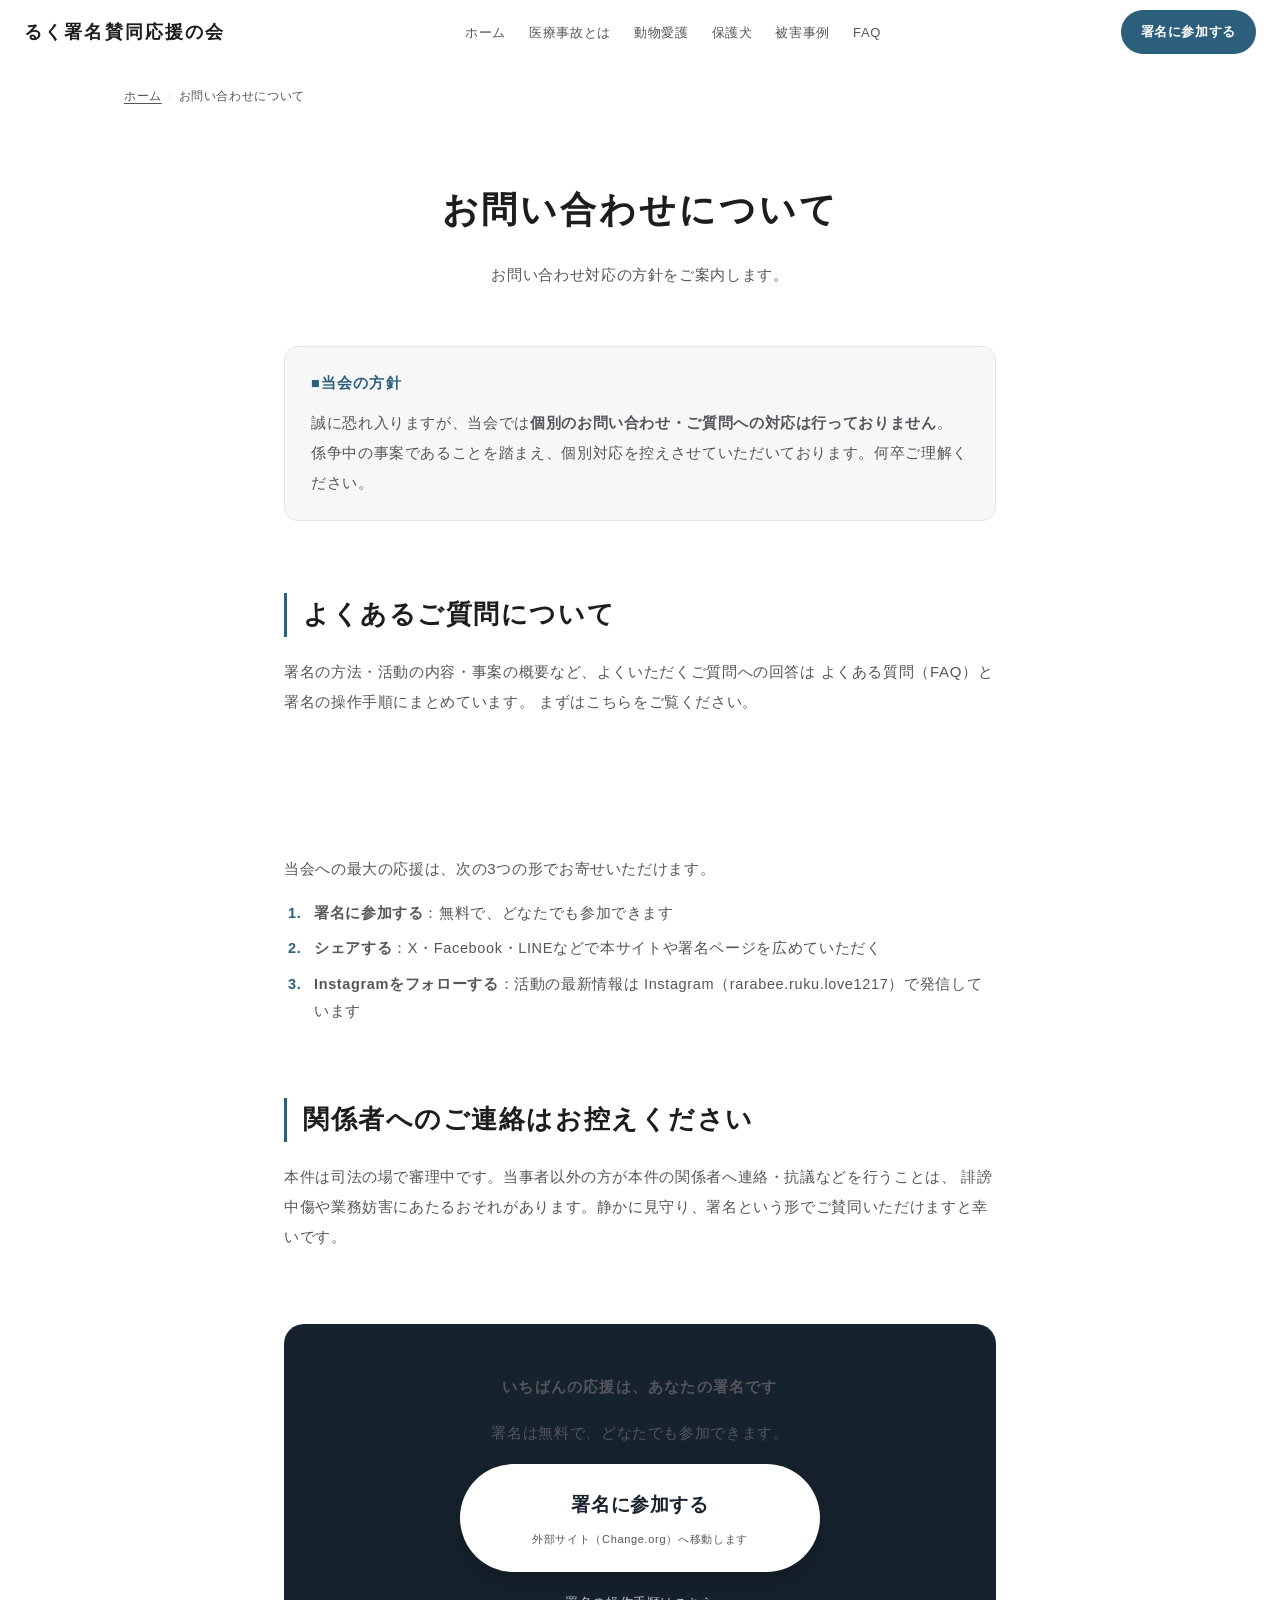
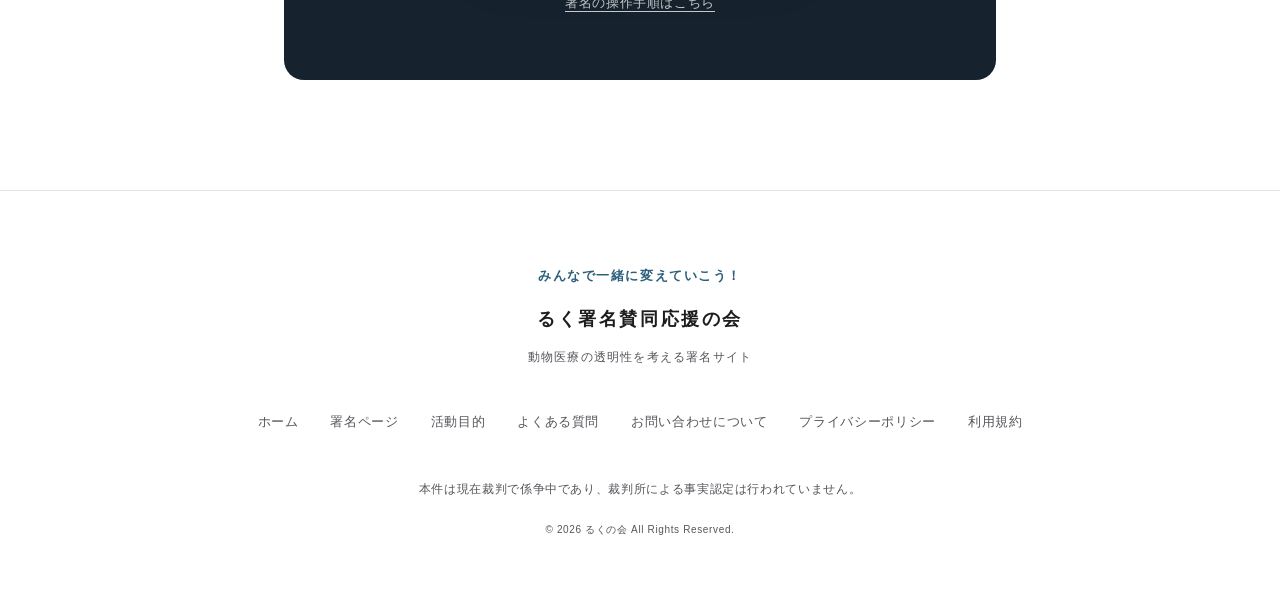
<file: contact/index.html>
<!DOCTYPE html>
<html lang="ja">
<head>
  <meta charset="UTF-8">
  <meta name="viewport" content="width=device-width, initial-scale=1.0">
  <title>お問い合わせについて｜るく署名賛同応援の会</title>
  <meta name="description" content="るく署名賛同応援の会では、係争中の事案であることを踏まえ、個別のお問い合わせへの対応は行っておりません。活動を応援いただける方は、署名・シェア・Instagramのフォローという形でのご支援をお願いいたします。">
  <meta name="robots" content="noindex, follow">

  <meta property="og:type" content="article">
  <meta property="og:site_name" content="るく署名賛同応援の会｜動物医療の透明性を考える署名サイト">
  <meta property="og:title" content="お問い合わせについて｜るく署名賛同応援の会">
  <meta property="og:description" content="お問い合わせ対応の方針と、活動を応援いただける方法について。">
  <meta property="og:url" content="https://ruku-shomei.org/contact/">
  <meta property="og:image" content="https://ruku-shomei.org/images/hero.jpg">
  <meta property="og:locale" content="ja_JP">
  <link rel="canonical" href="https://ruku-shomei.org/contact/">

  <script type="application/ld+json">
  {
    "@context": "https://schema.org",
    "@type": "BreadcrumbList",
    "itemListElement": [
      { "@type": "ListItem", "position": 1, "name": "ホーム", "item": "https://ruku-shomei.org/" },
      { "@type": "ListItem", "position": 2, "name": "お問い合わせについて", "item": "https://ruku-shomei.org/contact/" }
    ]
  }
  </script>

  <link rel="stylesheet" href="../css/style.css">
</head>
<body>
  <a class="skip-link" href="#main">本文へスキップ</a>

  <header class="header" id="header">
    <div class="header__inner">
      <a class="header__logo" href="../">るく署名賛同応援の会</a>
      <nav class="header__nav" aria-label="メインナビゲーション">
        <ul class="header__list">
          <li class="header__item"><a class="header__link" href="../">ホーム</a></li>
          <li class="header__item"><a class="header__link" href="../pet-iryou-jiko/">医療事故とは</a></li>
          <li class="header__item"><a class="header__link" href="../doubutsu-aigo/">動物愛護</a></li>
          <li class="header__item"><a class="header__link" href="../hogoken/">保護犬</a></li>
          <li class="header__item"><a class="header__link" href="../higai-jirei/">被害事例</a></li>
          <li class="header__item"><a class="header__link" href="../faq/">FAQ</a></li>
        </ul>
      </nav>
      <a class="header__cta" href="https://c.org/NDxfvLf6Ww" target="_blank" rel="noopener noreferrer">署名に参加する</a>
    </div>
  </header>

  <main id="main">
    <nav class="breadcrumb" aria-label="パンくずリスト">
      <ol class="breadcrumb__list">
        <li class="breadcrumb__item"><a class="breadcrumb__link" href="../">ホーム</a></li>
        <li class="breadcrumb__item" aria-current="page">お問い合わせについて</li>
      </ol>
    </nav>

    <div class="page-hero">
      <div class="page-hero__inner">
        <h1 class="page-hero__title">お問い合わせについて</h1>
        <p class="page-hero__lead">お問い合わせ対応の方針をご案内します。</p>
      </div>
    </div>

    <article class="article">
      <div class="box box--conclusion js-fade">
        <span class="box__label">■当会の方針</span>
        <p>
          誠に恐れ入りますが、当会では<strong>個別のお問い合わせ・ご質問への対応は行っておりません</strong>。
          係争中の事案であることを踏まえ、個別対応を控えさせていただいております。何卒ご理解ください。
        </p>
      </div>

      <h2 class="js-fade">よくあるご質問について</h2>
      <p class="js-fade">
        署名の方法・活動の内容・事案の概要など、よくいただくご質問への回答は
        <a href="../faq/">よくある質問（FAQ）</a>と<a href="../#howto">署名の操作手順</a>にまとめています。
        まずはこちらをご覧ください。
      </p>

      <h2 class="js-fade">応援してくださる方へ</h2>
      <p class="js-fade">当会への最大の応援は、次の3つの形でお寄せいただけます。</p>
      <ol class="js-fade">
        <li><strong>署名に参加する</strong>：無料で、どなたでも参加できます</li>
        <li><strong>シェアする</strong>：X・Facebook・LINEなどで本サイトや署名ページを広めていただく</li>
        <li><strong>Instagramをフォローする</strong>：活動の最新情報は
          <a href="https://www.instagram.com/rarabee.ruku.love1217/" target="_blank" rel="noopener noreferrer">Instagram（rarabee.ruku.love1217）</a>で発信しています</li>
      </ol>

      <h2 class="js-fade">関係者へのご連絡はお控えください</h2>
      <p class="js-fade">
        本件は司法の場で審理中です。当事者以外の方が本件の関係者へ連絡・抗議などを行うことは、
        誹謗中傷や業務妨害にあたるおそれがあります。静かに見守り、署名という形でご賛同いただけますと幸いです。
      </p>

      <div class="cta-band js-fade">
        <p class="cta-band__title">いちばんの応援は、あなたの署名です</p>
        <p class="cta-band__text">署名は無料で、どなたでも参加できます。</p>
        <a class="button button--large" href="https://c.org/NDxfvLf6Ww" target="_blank" rel="noopener noreferrer">
          署名に参加する
          <span class="button__sub">外部サイト（Change.org）へ移動します</span>
        </a>
        <p style="margin-top:14px;"><a class="howto-link howto-link--light" href="../#howto">署名の操作手順はこちら</a></p>
      </div>
    </article>
  </main>

  <footer class="footer">
    <div class="footer__inner">
      <p class="footer__slogan">みんなで一緒に変えていこう！</p>
      <p class="footer__logo">るく署名賛同応援の会</p>
      <p class="footer__tagline">動物医療の透明性を考える署名サイト</p>
      <nav class="footer__nav" aria-label="フッターナビゲーション">
        <ul class="footer__list">
          <li class="footer__item"><a class="footer__link" href="../">ホーム</a></li>
          <li class="footer__item"><a class="footer__link" href="../shomei/">署名ページ</a></li>
          <li class="footer__item"><a class="footer__link" href="../katsudou/">活動目的</a></li>
          <li class="footer__item"><a class="footer__link" href="../faq/">よくある質問</a></li>
          <li class="footer__item"><a class="footer__link" href="../contact/">お問い合わせについて</a></li>
          <li class="footer__item"><a class="footer__link" href="../privacy/">プライバシーポリシー</a></li>
          <li class="footer__item"><a class="footer__link" href="../terms/">利用規約</a></li>
        </ul>
      </nav>
      <p class="footer__note">本件は現在裁判で係争中であり、裁判所による事実認定は行われていません。</p>
      <p class="footer__copyright"><small>&copy; 2026 るくの会 All Rights Reserved.</small></p>
    </div>
  </footer>

  <script src="../js/main.js" defer></script>
</body>
</html>
</file>
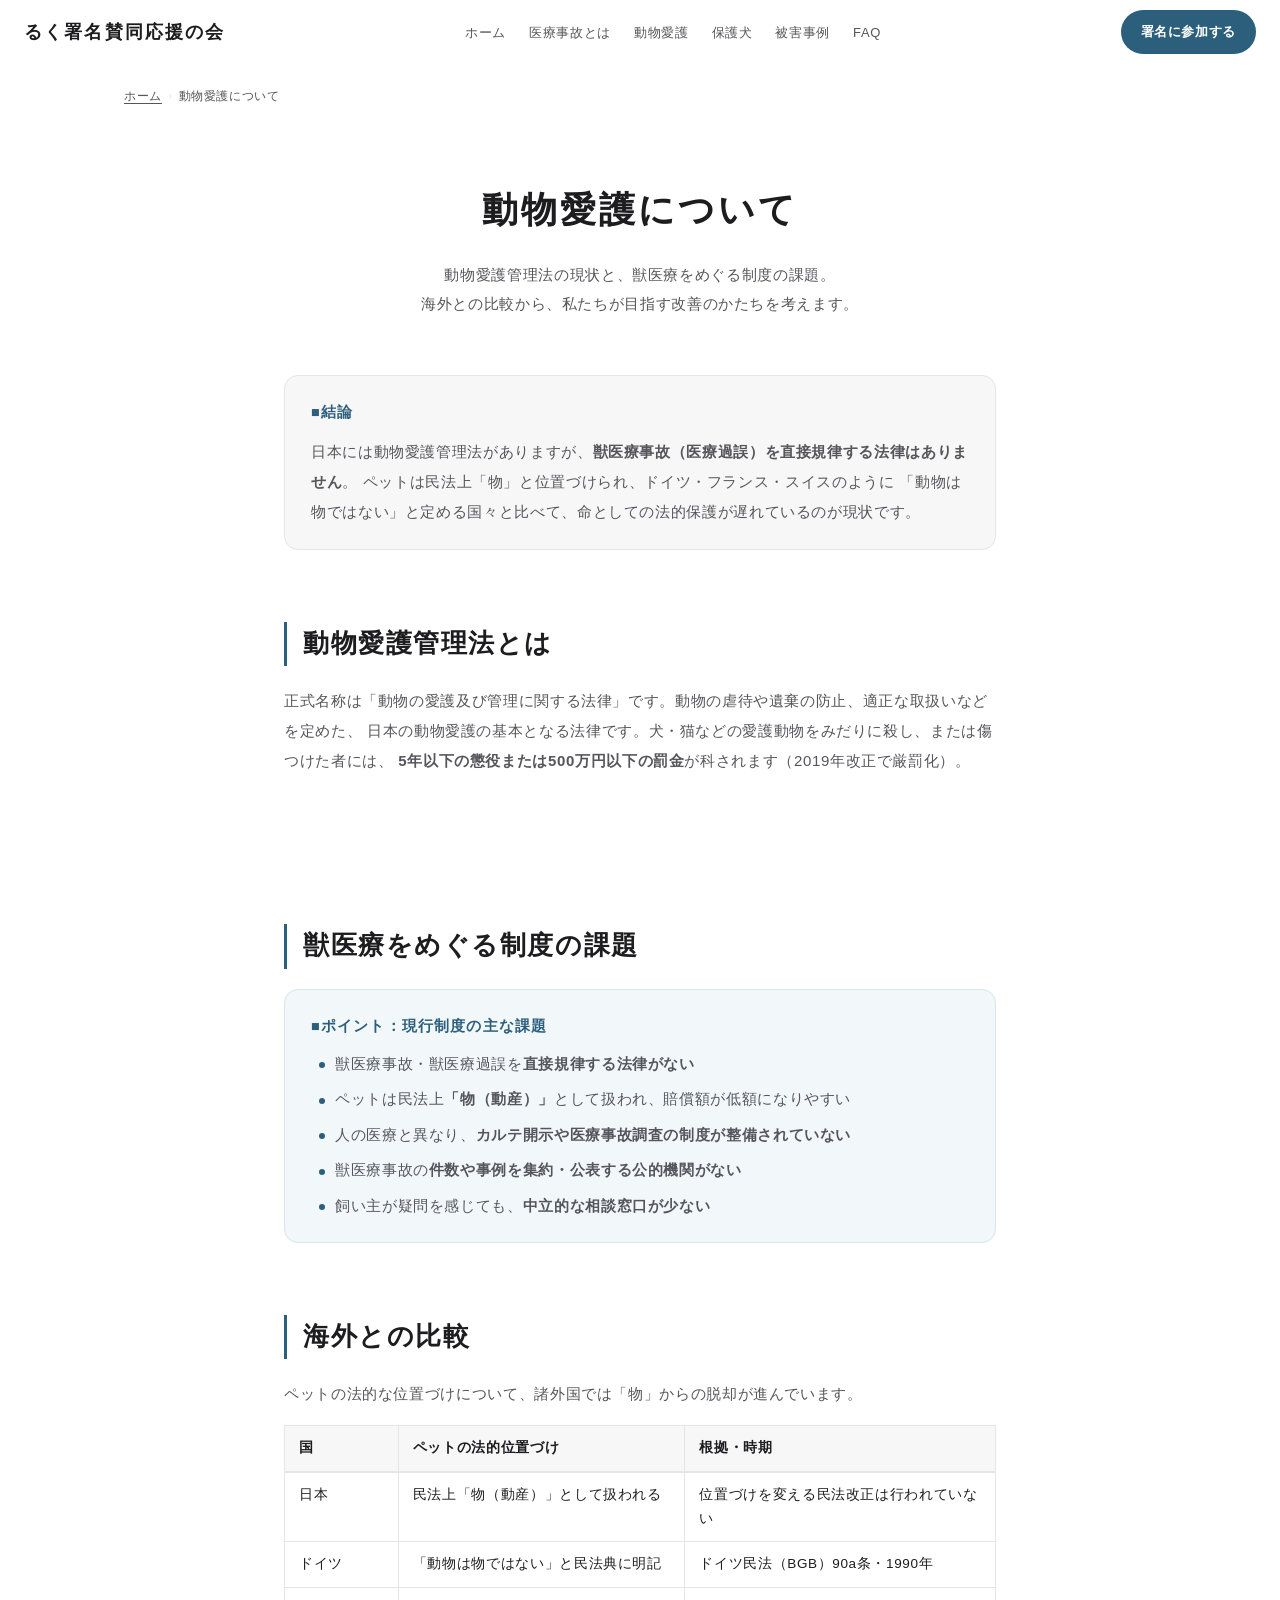
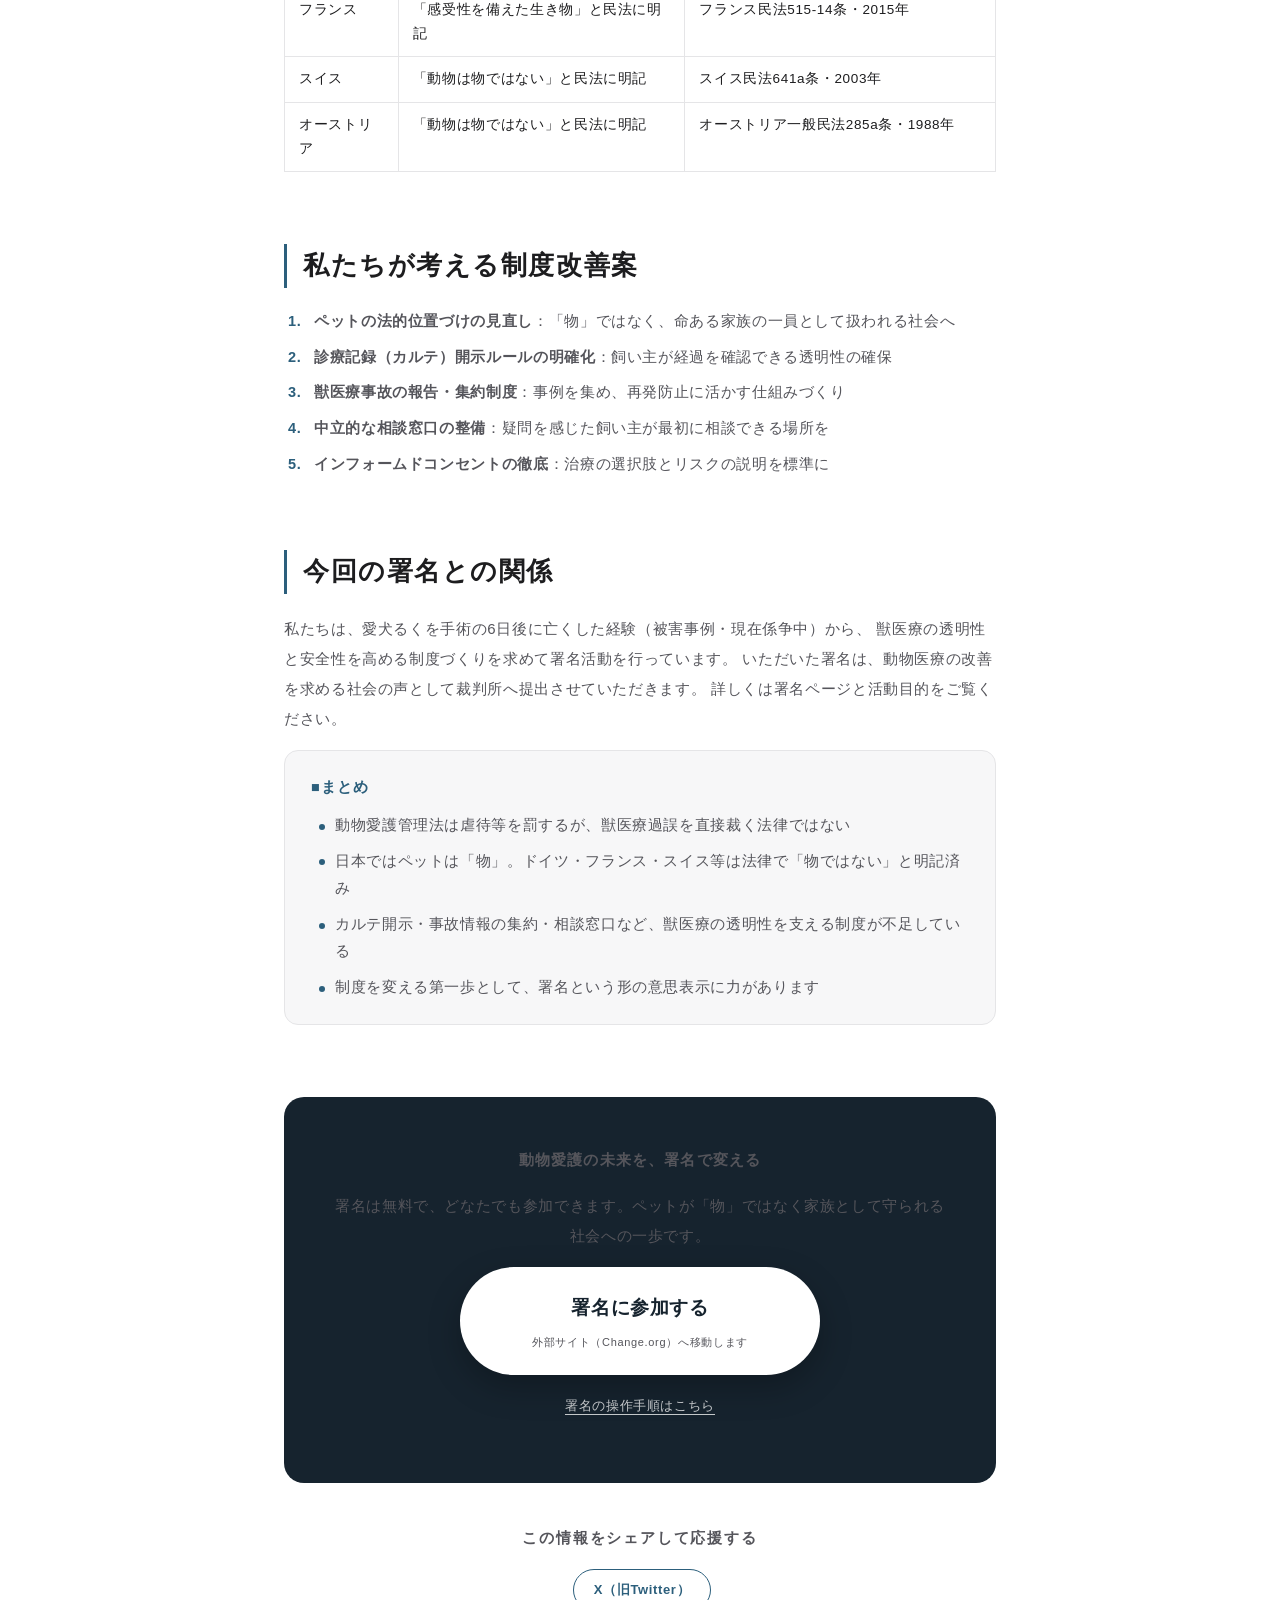
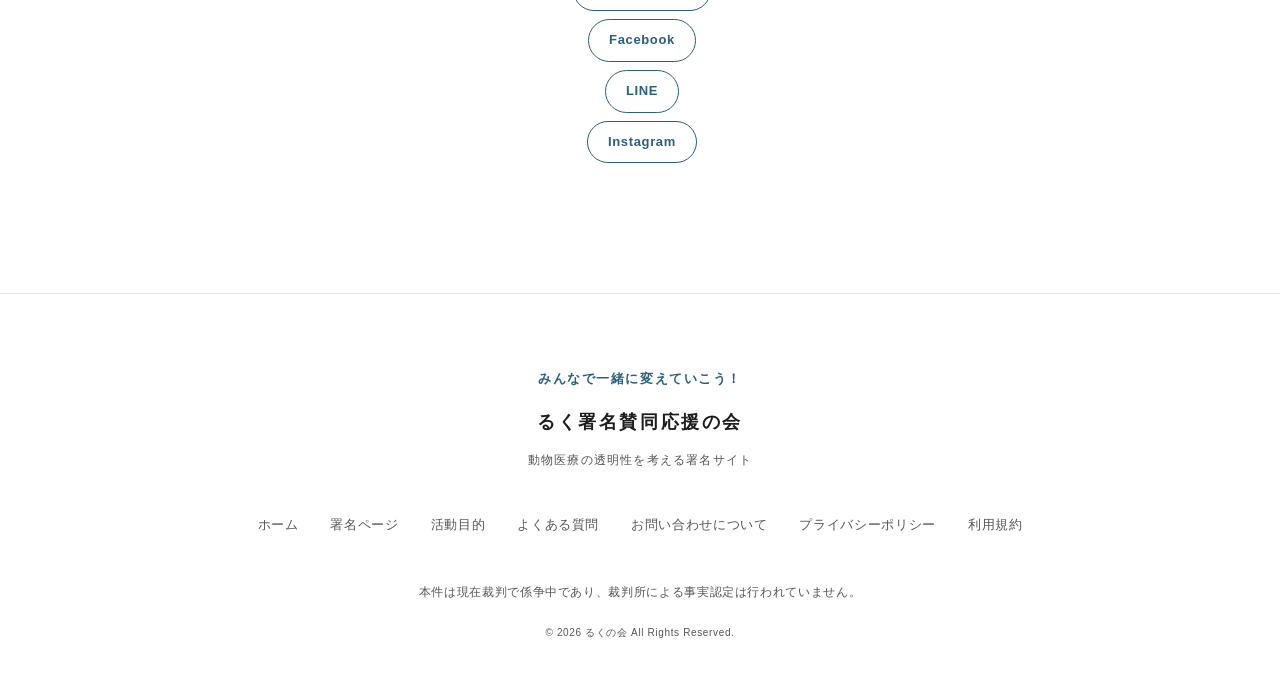
<file: doubutsu-aigo/index.html>
<!DOCTYPE html>
<html lang="ja">
<head>
  <meta charset="UTF-8">
  <meta name="viewport" content="width=device-width, initial-scale=1.0">
  <title>動物愛護法と獣医療の課題｜海外比較と制度改善への提言</title>
  <meta name="description" content="動物愛護管理法の概要と罰則、獣医療事故をめぐる現行制度の課題、ペットを「物」としない海外の法制度（ドイツ・フランス・スイス等）との比較、私たちが署名で目指す制度改善案をまとめました。">

  <meta property="og:type" content="article">
  <meta property="og:site_name" content="るく署名賛同応援の会｜動物医療の透明性を考える署名サイト">
  <meta property="og:title" content="動物愛護法と獣医療の課題｜海外比較と制度改善への提言">
  <meta property="og:description" content="動物愛護管理法の概要、獣医療事故をめぐる制度の課題、海外との比較、署名で目指す改善案を解説。">
  <meta property="og:url" content="https://ruku-shomei.org/doubutsu-aigo/">
  <meta property="og:image" content="https://ruku-shomei.org/images/hero.jpg">
  <meta property="og:locale" content="ja_JP">
  <meta name="twitter:card" content="summary_large_image">
  <meta name="twitter:title" content="動物愛護法と獣医療の課題｜海外比較と制度改善への提言">
  <meta name="twitter:description" content="動物愛護管理法の概要、制度の課題、海外比較、改善案を解説。">
  <meta name="twitter:image" content="https://ruku-shomei.org/images/hero.jpg">
  <link rel="canonical" href="https://ruku-shomei.org/doubutsu-aigo/">

  <script type="application/ld+json">
  {
    "@context": "https://schema.org",
    "@graph": [
      {
        "@type": "Article",
        "@id": "https://ruku-shomei.org/doubutsu-aigo/#article",
        "headline": "動物愛護法と獣医療の課題｜海外比較と制度改善への提言",
        "description": "動物愛護管理法の概要と罰則、獣医療事故をめぐる制度の課題、海外の法制度との比較、署名で目指す制度改善案。",
        "image": "https://ruku-shomei.org/images/hero.jpg",
        "author": { "@type": "Organization", "name": "るく署名賛同応援の会", "url": "https://ruku-shomei.org/" },
        "publisher": { "@type": "Organization", "name": "るく署名賛同応援の会", "url": "https://ruku-shomei.org/" },
        "datePublished": "2026-07-09",
        "dateModified": "2026-07-09",
        "mainEntityOfPage": "https://ruku-shomei.org/doubutsu-aigo/",
        "inLanguage": "ja"
      },
      {
        "@type": "BreadcrumbList",
        "itemListElement": [
          { "@type": "ListItem", "position": 1, "name": "ホーム", "item": "https://ruku-shomei.org/" },
          { "@type": "ListItem", "position": 2, "name": "動物愛護について", "item": "https://ruku-shomei.org/doubutsu-aigo/" }
        ]
      }
    ]
  }
  </script>

  <link rel="stylesheet" href="../css/style.css">
</head>
<body>
  <a class="skip-link" href="#main">本文へスキップ</a>

  <header class="header" id="header">
    <div class="header__inner">
      <a class="header__logo" href="../">るく署名賛同応援の会</a>
      <nav class="header__nav" aria-label="メインナビゲーション">
        <ul class="header__list">
          <li class="header__item"><a class="header__link" href="../">ホーム</a></li>
          <li class="header__item"><a class="header__link" href="../pet-iryou-jiko/">医療事故とは</a></li>
          <li class="header__item"><a class="header__link" href="../doubutsu-aigo/">動物愛護</a></li>
          <li class="header__item"><a class="header__link" href="../hogoken/">保護犬</a></li>
          <li class="header__item"><a class="header__link" href="../higai-jirei/">被害事例</a></li>
          <li class="header__item"><a class="header__link" href="../faq/">FAQ</a></li>
        </ul>
      </nav>
      <a class="header__cta" href="https://c.org/NDxfvLf6Ww" target="_blank" rel="noopener noreferrer">署名に参加する</a>
    </div>
  </header>

  <main id="main">
    <nav class="breadcrumb" aria-label="パンくずリスト">
      <ol class="breadcrumb__list">
        <li class="breadcrumb__item"><a class="breadcrumb__link" href="../">ホーム</a></li>
        <li class="breadcrumb__item" aria-current="page">動物愛護について</li>
      </ol>
    </nav>

    <div class="page-hero">
      <div class="page-hero__inner">
        <h1 class="page-hero__title">動物愛護について</h1>
        <p class="page-hero__lead">
          動物愛護管理法の現状と、獣医療をめぐる制度の課題。<br class="u-pc-only">
          海外との比較から、私たちが目指す改善のかたちを考えます。
        </p>
      </div>
    </div>

    <article class="article">
      <div class="box box--conclusion js-fade">
        <span class="box__label">■結論</span>
        <p>
          日本には動物愛護管理法がありますが、<strong>獣医療事故（医療過誤）を直接規律する法律はありません</strong>。
          ペットは民法上「物」と位置づけられ、ドイツ・フランス・スイスのように
          「動物は物ではない」と定める国々と比べて、命としての法的保護が遅れているのが現状です。
        </p>
      </div>

      <h2 class="js-fade">動物愛護管理法とは</h2>
      <p class="js-fade">
        正式名称は「動物の愛護及び管理に関する法律」です。動物の虐待や遺棄の防止、適正な取扱いなどを定めた、
        日本の動物愛護の基本となる法律です。犬・猫などの愛護動物をみだりに殺し、または傷つけた者には、
        <strong>5年以下の懲役または500万円以下の罰金</strong>が科されます（2019年改正で厳罰化）。
      </p>
      <p class="js-fade">
        ただし、この罰則は「みだりに」（正当な理由なく）殺傷した場合を対象とするもので、
        獣医療行為の中で起きた事故や過誤を裁くための規定ではありません。
      </p>

      <h2 class="js-fade">獣医療をめぐる制度の課題</h2>
      <div class="box box--point js-fade">
        <span class="box__label">■ポイント：現行制度の主な課題</span>
        <ul>
          <li>獣医療事故・獣医療過誤を<strong>直接規律する法律がない</strong></li>
          <li>ペットは民法上<strong>「物（動産）」</strong>として扱われ、賠償額が低額になりやすい</li>
          <li>人の医療と異なり、<strong>カルテ開示や医療事故調査の制度が整備されていない</strong></li>
          <li>獣医療事故の<strong>件数や事例を集約・公表する公的機関がない</strong></li>
          <li>飼い主が疑問を感じても、<strong>中立的な相談窓口が少ない</strong></li>
        </ul>
      </div>

      <h2 class="js-fade">海外との比較</h2>
      <p class="js-fade">ペットの法的な位置づけについて、諸外国では「物」からの脱却が進んでいます。</p>
      <div class="table-wrap js-fade">
        <table>
          <caption class="u-visually-hidden">ペットの法的位置づけの国際比較</caption>
          <thead>
            <tr>
              <th scope="col">国</th>
              <th scope="col">ペットの法的位置づけ</th>
              <th scope="col">根拠・時期</th>
            </tr>
          </thead>
          <tbody>
            <tr>
              <td>日本</td>
              <td>民法上「物（動産）」として扱われる</td>
              <td>位置づけを変える民法改正は行われていない</td>
            </tr>
            <tr>
              <td>ドイツ</td>
              <td>「動物は物ではない」と民法典に明記</td>
              <td>ドイツ民法（BGB）90a条・1990年</td>
            </tr>
            <tr>
              <td>フランス</td>
              <td>「感受性を備えた生き物」と民法に明記</td>
              <td>フランス民法515-14条・2015年</td>
            </tr>
            <tr>
              <td>スイス</td>
              <td>「動物は物ではない」と民法に明記</td>
              <td>スイス民法641a条・2003年</td>
            </tr>
            <tr>
              <td>オーストリア</td>
              <td>「動物は物ではない」と民法に明記</td>
              <td>オーストリア一般民法285a条・1988年</td>
            </tr>
          </tbody>
        </table>
      </div>

      <h2 class="js-fade">私たちが考える制度改善案</h2>
      <ol class="js-fade">
        <li><strong>ペットの法的位置づけの見直し</strong>：「物」ではなく、命ある家族の一員として扱われる社会へ</li>
        <li><strong>診療記録（カルテ）開示ルールの明確化</strong>：飼い主が経過を確認できる透明性の確保</li>
        <li><strong>獣医療事故の報告・集約制度</strong>：事例を集め、再発防止に活かす仕組みづくり</li>
        <li><strong>中立的な相談窓口の整備</strong>：疑問を感じた飼い主が最初に相談できる場所を</li>
        <li><strong>インフォームドコンセントの徹底</strong>：治療の選択肢とリスクの説明を標準に</li>
      </ol>

      <h2 class="js-fade">今回の署名との関係</h2>
      <p class="js-fade">
        私たちは、愛犬るくを手術の6日後に亡くした経験（<a href="../higai-jirei/">被害事例</a>・現在係争中）から、
        獣医療の透明性と安全性を高める制度づくりを求めて署名活動を行っています。
        いただいた署名は、動物医療の改善を求める社会の声として裁判所へ提出させていただきます。
        詳しくは<a href="../shomei/">署名ページ</a>と<a href="../katsudou/">活動目的</a>をご覧ください。
      </p>

      <div class="box box--conclusion js-fade">
        <span class="box__label">■まとめ</span>
        <ul>
          <li>動物愛護管理法は虐待等を罰するが、獣医療過誤を直接裁く法律ではない</li>
          <li>日本ではペットは「物」。ドイツ・フランス・スイス等は法律で「物ではない」と明記済み</li>
          <li>カルテ開示・事故情報の集約・相談窓口など、獣医療の透明性を支える制度が不足している</li>
          <li>制度を変える第一歩として、署名という形の意思表示に力があります</li>
        </ul>
      </div>

      <div class="cta-band js-fade">
        <p class="cta-band__title">動物愛護の未来を、署名で変える</p>
        <p class="cta-band__text">署名は無料で、どなたでも参加できます。ペットが「物」ではなく家族として守られる社会への一歩です。</p>
        <a class="button button--large" href="https://c.org/NDxfvLf6Ww" target="_blank" rel="noopener noreferrer">
          署名に参加する
          <span class="button__sub">外部サイト（Change.org）へ移動します</span>
        </a>
        <p style="margin-top:14px;"><a class="howto-link howto-link--light" href="../#howto">署名の操作手順はこちら</a></p>
      </div>

      <div class="share js-fade">
        <p class="share__title">この情報をシェアして応援する</p>
        <ul class="share__list">
          <li class="share__item"><a class="share__link" href="https://twitter.com/intent/tweet?url=https%3A%2F%2Fruku-shomei.org%2Fdoubutsu-aigo%2F&text=%E5%8B%95%E7%89%A9%E6%84%9B%E8%AD%B7%E6%B3%95%E3%81%A8%E7%8D%A3%E5%8C%BB%E7%99%82%E3%81%AE%E8%AA%B2%E9%A1%8C" target="_blank" rel="noopener noreferrer">X（旧Twitter）</a></li>
          <li class="share__item"><a class="share__link" href="https://www.facebook.com/sharer/sharer.php?u=https%3A%2F%2Fruku-shomei.org%2Fdoubutsu-aigo%2F" target="_blank" rel="noopener noreferrer">Facebook</a></li>
          <li class="share__item"><a class="share__link" href="https://social-plugins.line.me/lineit/share?url=https%3A%2F%2Fruku-shomei.org%2Fdoubutsu-aigo%2F" target="_blank" rel="noopener noreferrer">LINE</a></li>
          <li class="share__item"><a class="share__link" href="https://www.instagram.com/rarabee.ruku.love1217/" target="_blank" rel="noopener noreferrer">Instagram</a></li>
        </ul>
      </div>
    </article>
  </main>

  <footer class="footer">
    <div class="footer__inner">
      <p class="footer__slogan">みんなで一緒に変えていこう！</p>
      <p class="footer__logo">るく署名賛同応援の会</p>
      <p class="footer__tagline">動物医療の透明性を考える署名サイト</p>
      <nav class="footer__nav" aria-label="フッターナビゲーション">
        <ul class="footer__list">
          <li class="footer__item"><a class="footer__link" href="../">ホーム</a></li>
          <li class="footer__item"><a class="footer__link" href="../shomei/">署名ページ</a></li>
          <li class="footer__item"><a class="footer__link" href="../katsudou/">活動目的</a></li>
          <li class="footer__item"><a class="footer__link" href="../faq/">よくある質問</a></li>
          <li class="footer__item"><a class="footer__link" href="../contact/">お問い合わせについて</a></li>
          <li class="footer__item"><a class="footer__link" href="../privacy/">プライバシーポリシー</a></li>
          <li class="footer__item"><a class="footer__link" href="../terms/">利用規約</a></li>
        </ul>
      </nav>
      <p class="footer__note">本件は現在裁判で係争中であり、裁判所による事実認定は行われていません。</p>
      <p class="footer__copyright"><small>&copy; 2026 るくの会 All Rights Reserved.</small></p>
    </div>
  </footer>

  <script src="../js/main.js" defer></script>
</body>
</html>
</file>
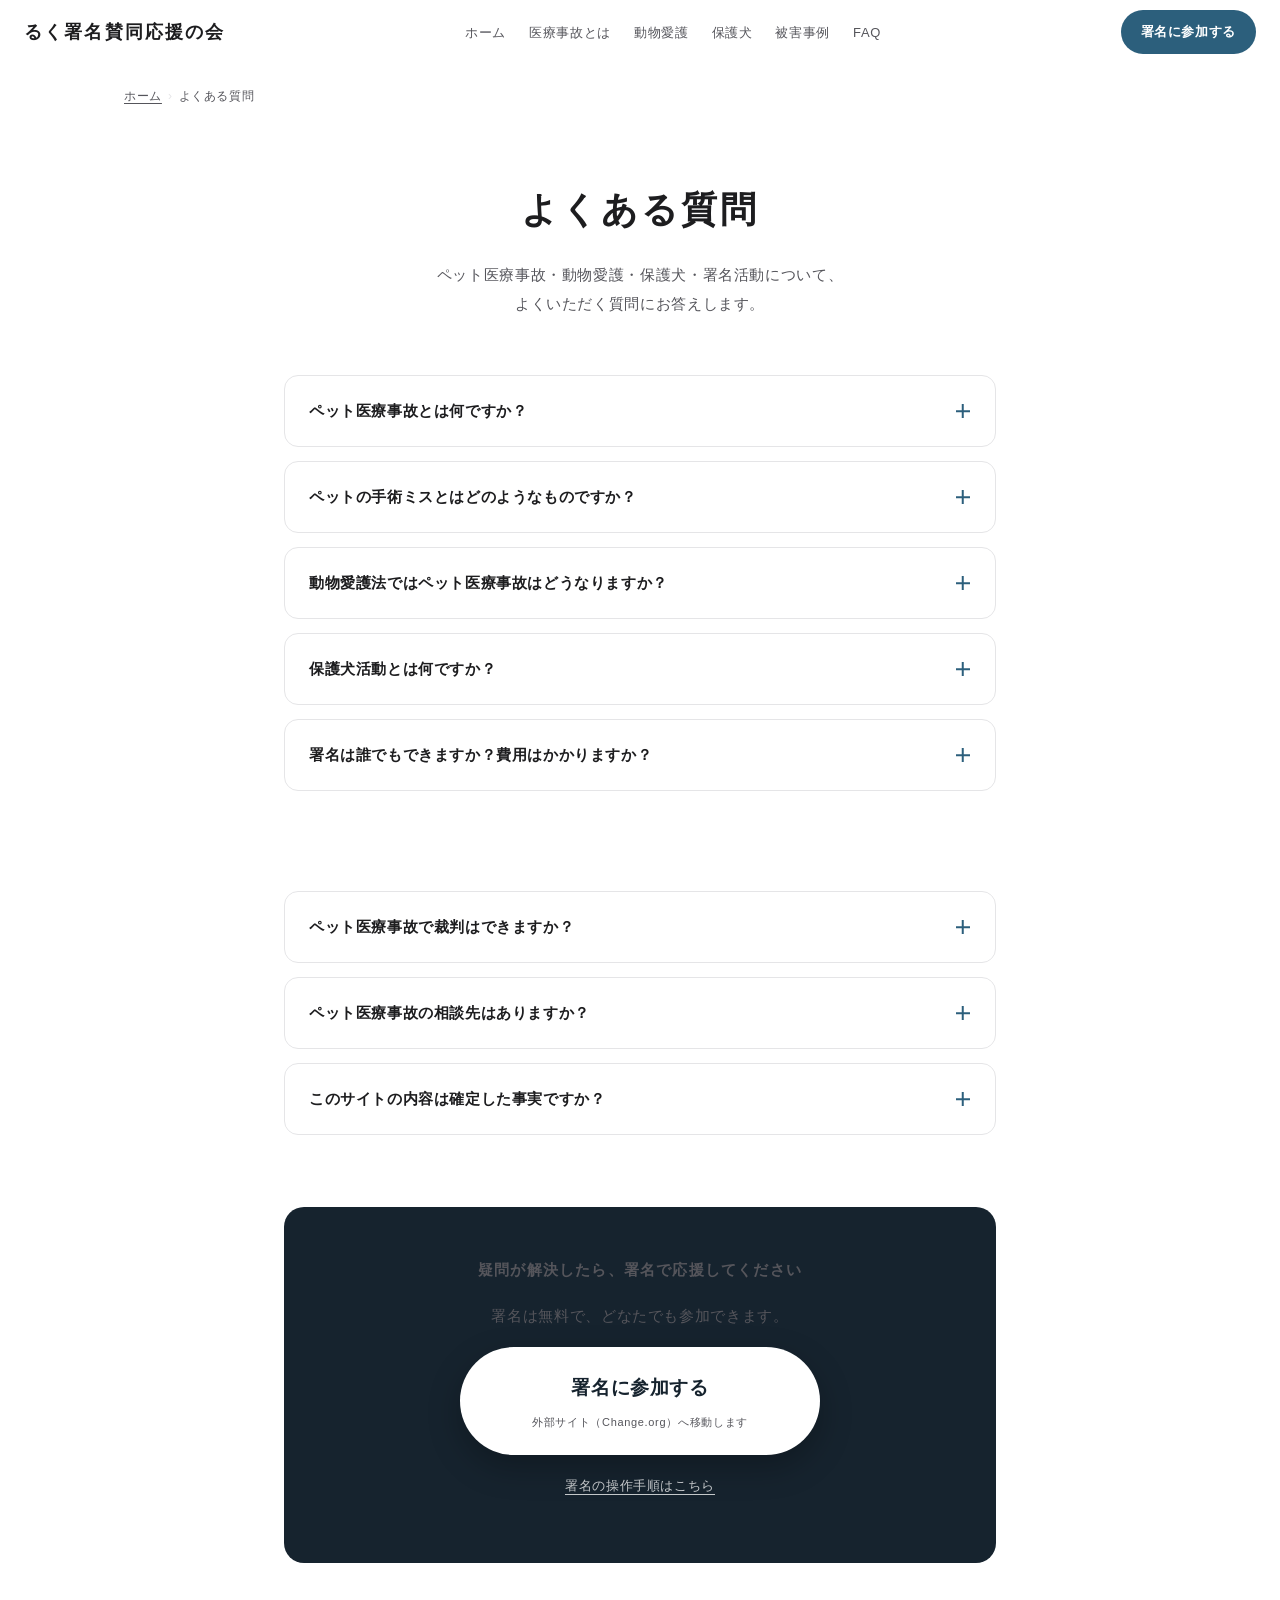
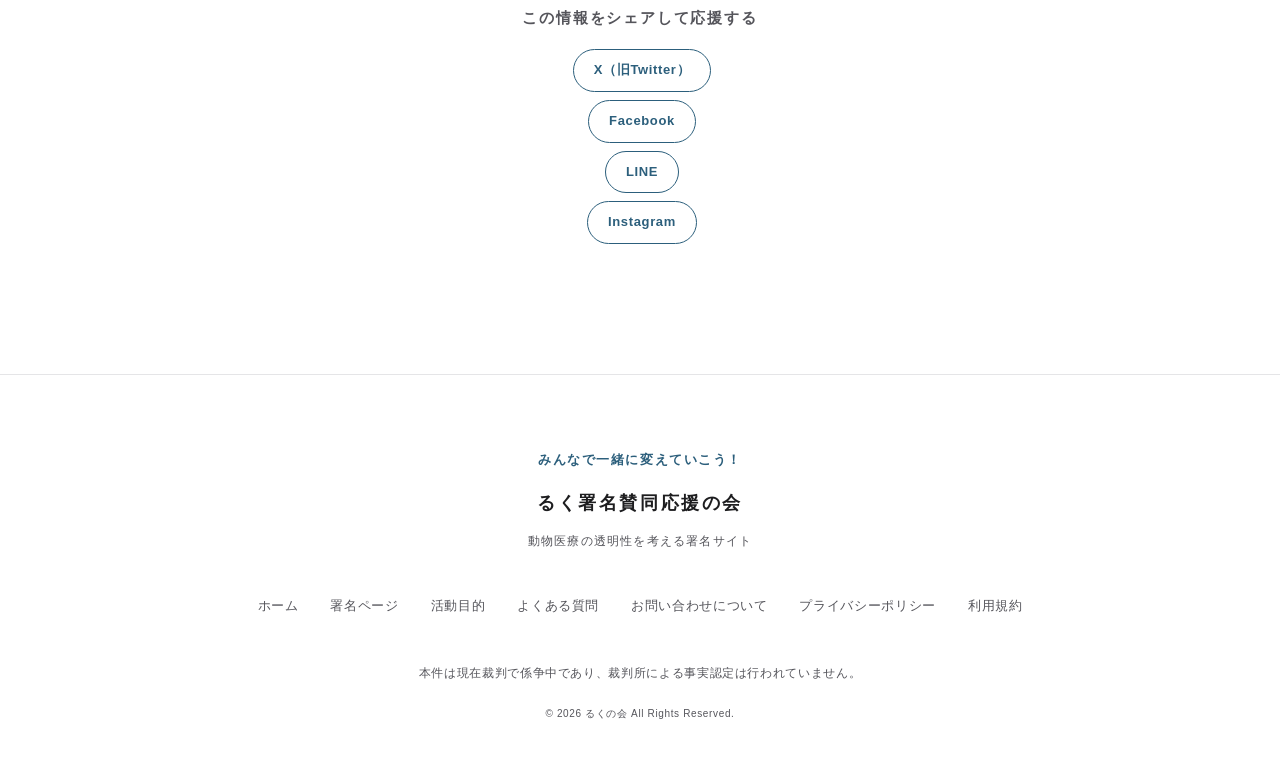
<file: faq/index.html>
<!DOCTYPE html>
<html lang="ja">
<head>
  <meta charset="UTF-8">
  <meta name="viewport" content="width=device-width, initial-scale=1.0">
  <title>よくある質問｜ペット医療事故・動物愛護・署名について</title>
  <meta name="description" content="ペット医療事故とは？手術ミスとは？動物愛護法での扱いは？署名は誰でもできる？証拠は必要？裁判はできる？相談先は？──ペット医療事故と署名活動に関するよくある質問にお答えします。">

  <meta property="og:type" content="article">
  <meta property="og:site_name" content="るく署名賛同応援の会｜動物医療の透明性を考える署名サイト">
  <meta property="og:title" content="よくある質問｜ペット医療事故・動物愛護・署名について">
  <meta property="og:description" content="ペット医療事故・動物愛護・保護犬・署名活動に関するよくある質問にお答えします。">
  <meta property="og:url" content="https://ruku-shomei.org/faq/">
  <meta property="og:image" content="https://ruku-shomei.org/images/hero.jpg">
  <meta property="og:locale" content="ja_JP">
  <meta name="twitter:card" content="summary_large_image">
  <meta name="twitter:title" content="よくある質問｜ペット医療事故・動物愛護・署名について">
  <meta name="twitter:description" content="ペット医療事故・動物愛護・署名活動に関するFAQ。">
  <meta name="twitter:image" content="https://ruku-shomei.org/images/hero.jpg">
  <link rel="canonical" href="https://ruku-shomei.org/faq/">

  <script type="application/ld+json">
  {
    "@context": "https://schema.org",
    "@graph": [
      {
        "@type": "FAQPage",
        "@id": "https://ruku-shomei.org/faq/#faq",
        "mainEntity": [
          {
            "@type": "Question",
            "name": "ペット医療事故とは何ですか？",
            "acceptedAnswer": { "@type": "Answer", "text": "ペット医療事故とは、動物病院での診療・手術・入院管理などの獣医療行為に関連して、ペットに予期しない健康被害や死亡が生じることです。獣医師に注意義務違反（過失）が認められるものは獣医療過誤と呼ばれます。過失の有無は個別の事案ごとに、最終的には裁判所が判断します。" }
          },
          {
            "@type": "Question",
            "name": "ペットの手術ミスとはどのようなものですか？",
            "acceptedAnswer": { "@type": "Answer", "text": "手術手技の誤りや麻酔管理の不備だけでなく、手術後の経過観察や検査値異常への対応が不十分だった場合など、手術前後の管理を含めた一連の経過に問題がある場合も手術ミス（獣医療過誤）が争点となり得ます。" }
          },
          {
            "@type": "Question",
            "name": "動物愛護法ではペット医療事故はどうなりますか？",
            "acceptedAnswer": { "@type": "Answer", "text": "動物愛護管理法は愛護動物をみだりに殺傷した場合等を罰する法律で、獣医療行為の中で起きた事故や過誤を直接裁く規定はありません。獣医療過誤の責任追及は、主に民法に基づく債務不履行または不法行為による損害賠償請求で行われます。日本の民法上、ペットは「物（動産）」として扱われます。" }
          },
          {
            "@type": "Question",
            "name": "保護犬活動とは何ですか？",
            "acceptedAnswer": { "@type": "Answer", "text": "飼育放棄・迷子・繁殖引退・多頭飼育崩壊などで行政や民間団体に保護された犬（保護犬）の命をつなぎ、新しい家族（里親）へ橋渡しする活動の総称です。保護・医療ケア・譲渡会・ボランティア・寄付など、さまざまな形の関わり方があります。" }
          },
          {
            "@type": "Question",
            "name": "署名は誰でもできますか？費用はかかりますか？",
            "acceptedAnswer": { "@type": "Answer", "text": "はい、Change.orgの利用規約の範囲内でどなたでも参加できます。署名のご賛同には一切費用はかかりません。お名前・Eメールアドレス・居住地（市町村まで）を入力し、届いた本人確認メールの承認ボタンを押すと完了します。" }
          },
          {
            "@type": "Question",
            "name": "ペット医療事故が疑われるとき、証拠は必要ですか？",
            "acceptedAnswer": { "@type": "Answer", "text": "はい、非常に重要です。診療記録（カルテ）、血液検査などの検査結果、領収書、ペットの状態がわかる写真・動画、受診日や説明内容の時系列メモなどを保全してください。時間が経つほど記録の確保が難しくなるため、早めの対応が有効です。" }
          },
          {
            "@type": "Question",
            "name": "ペット医療事故で裁判はできますか？",
            "acceptedAnswer": { "@type": "Answer", "text": "できます。獣医療過誤を理由とする損害賠償請求の民事訴訟が可能です。当会も2025年9月26日に大阪地方裁判所へ提訴し、現在係争中です（裁判所による事実認定はまだ行われていません）。" }
          },
          {
            "@type": "Question",
            "name": "ペット医療事故の相談先はありますか？",
            "acceptedAnswer": { "@type": "Answer", "text": "各地の弁護士会の法律相談、法テラス（日本司法支援センター）、獣医療過誤・ペット法務を扱う法律事務所などが相談先の例です。収入等の条件により無料相談を利用できる場合もあります。" }
          },
          {
            "@type": "Question",
            "name": "このサイトの内容は確定した事実ですか？",
            "acceptedAnswer": { "@type": "Answer", "text": "本サイトに掲載している裁判に関する内容は、原告側の主張・立場に基づくものです。本件は現在裁判で係争中であり、裁判所による事実認定はまだ行われていません。裁判の結果により事実認定が変わる可能性があります。" }
          }
        ]
      },
      {
        "@type": "BreadcrumbList",
        "itemListElement": [
          { "@type": "ListItem", "position": 1, "name": "ホーム", "item": "https://ruku-shomei.org/" },
          { "@type": "ListItem", "position": 2, "name": "よくある質問", "item": "https://ruku-shomei.org/faq/" }
        ]
      }
    ]
  }
  </script>

  <link rel="stylesheet" href="../css/style.css">
</head>
<body>
  <a class="skip-link" href="#main">本文へスキップ</a>

  <header class="header" id="header">
    <div class="header__inner">
      <a class="header__logo" href="../">るく署名賛同応援の会</a>
      <nav class="header__nav" aria-label="メインナビゲーション">
        <ul class="header__list">
          <li class="header__item"><a class="header__link" href="../">ホーム</a></li>
          <li class="header__item"><a class="header__link" href="../pet-iryou-jiko/">医療事故とは</a></li>
          <li class="header__item"><a class="header__link" href="../doubutsu-aigo/">動物愛護</a></li>
          <li class="header__item"><a class="header__link" href="../hogoken/">保護犬</a></li>
          <li class="header__item"><a class="header__link" href="../higai-jirei/">被害事例</a></li>
          <li class="header__item"><a class="header__link" href="../faq/">FAQ</a></li>
        </ul>
      </nav>
      <a class="header__cta" href="https://c.org/NDxfvLf6Ww" target="_blank" rel="noopener noreferrer">署名に参加する</a>
    </div>
  </header>

  <main id="main">
    <nav class="breadcrumb" aria-label="パンくずリスト">
      <ol class="breadcrumb__list">
        <li class="breadcrumb__item"><a class="breadcrumb__link" href="../">ホーム</a></li>
        <li class="breadcrumb__item" aria-current="page">よくある質問</li>
      </ol>
    </nav>

    <div class="page-hero">
      <div class="page-hero__inner">
        <h1 class="page-hero__title">よくある質問</h1>
        <p class="page-hero__lead">
          ペット医療事故・動物愛護・保護犬・署名活動について、<br class="u-pc-only">
          よくいただく質問にお答えします。
        </p>
      </div>
    </div>

    <article class="article">
      <div class="faq__list">
        <details class="faq__item js-fade">
          <summary class="faq__question">ペット医療事故とは何ですか？<span class="faq__icon" aria-hidden="true"></span></summary>
          <div class="faq__answer">
            <p>
              動物病院での診療・手術・入院管理などの獣医療行為に関連して、ペットに予期しない健康被害や死亡が生じることです。
              獣医師に注意義務違反（過失）が認められるものは「獣医療過誤」と呼ばれます。
              過失の有無は個別の事案ごとに、最終的には裁判所が判断します。
              詳しくは<a href="../pet-iryou-jiko/">ペット医療事故とは</a>をご覧ください。
            </p>
          </div>
        </details>

        <details class="faq__item js-fade">
          <summary class="faq__question">ペットの手術ミスとはどのようなものですか？<span class="faq__icon" aria-hidden="true"></span></summary>
          <div class="faq__answer">
            <p>
              手術手技の誤りや麻酔管理の不備だけでなく、手術後の経過観察や検査値異常への対応が不十分だった場合など、
              手術前後の管理を含めた一連の経過に問題がある場合も、手術ミス（獣医療過誤）が争点となり得ます。
            </p>
          </div>
        </details>

        <details class="faq__item js-fade">
          <summary class="faq__question">動物愛護法ではペット医療事故はどうなりますか？<span class="faq__icon" aria-hidden="true"></span></summary>
          <div class="faq__answer">
            <p>
              動物愛護管理法は愛護動物をみだりに殺傷した場合等を罰する法律で、獣医療行為の中で起きた事故を直接裁く規定はありません。
              責任追及は主に民法（債務不履行・不法行為）に基づく損害賠償請求で行われ、日本の民法上ペットは「物（動産）」として扱われます。
              詳しくは<a href="../doubutsu-aigo/">動物愛護について</a>をご覧ください。
            </p>
          </div>
        </details>

        <details class="faq__item js-fade">
          <summary class="faq__question">保護犬活動とは何ですか？<span class="faq__icon" aria-hidden="true"></span></summary>
          <div class="faq__answer">
            <p>
              飼育放棄・迷子・繁殖引退などで行政や民間団体に保護された犬（保護犬）の命をつなぎ、
              新しい家族（里親）へ橋渡しする活動の総称です。
              詳しくは<a href="../hogoken/">保護犬活動について</a>をご覧ください。
            </p>
          </div>
        </details>

        <details class="faq__item js-fade">
          <summary class="faq__question">署名は誰でもできますか？費用はかかりますか？<span class="faq__icon" aria-hidden="true"></span></summary>
          <div class="faq__answer">
            <p>
              はい、どなたでも参加できます。署名のご賛同には<strong>一切費用はかかりません</strong>。
              お名前・Eメールアドレス・居住地（市町村まで）を入力し、届いた本人確認メールの承認ボタンを押すと完了します。
              画像つきの説明は<a href="../#howto">操作手順</a>をご覧ください。
            </p>
          </div>
        </details>

        <details class="faq__item js-fade">
          <summary class="faq__question">ペット医療事故が疑われるとき、証拠は必要ですか？<span class="faq__icon" aria-hidden="true"></span></summary>
          <div class="faq__answer">
            <p>
              はい、非常に重要です。診療記録（カルテ）、検査結果、領収書、ペットの状態がわかる写真・動画、
              受診日や説明内容の時系列メモなどを保全してください。時間が経つほど記録の確保が難しくなるため、早めの対応が有効です。
            </p>
          </div>
        </details>

        <details class="faq__item js-fade">
          <summary class="faq__question">ペット医療事故で裁判はできますか？<span class="faq__icon" aria-hidden="true"></span></summary>
          <div class="faq__answer">
            <p>
              できます。獣医療過誤を理由とする損害賠償請求の民事訴訟が可能です。
              当会も2025年9月26日に大阪地方裁判所へ提訴し、現在係争中です（<a href="../jiko-keii/">事故と裁判の時系列</a>）。
              裁判所による事実認定はまだ行われていません。
            </p>
          </div>
        </details>

        <details class="faq__item js-fade">
          <summary class="faq__question">ペット医療事故の相談先はありますか？<span class="faq__icon" aria-hidden="true"></span></summary>
          <div class="faq__answer">
            <p>
              各地の弁護士会の法律相談、法テラス（日本司法支援センター）、獣医療過誤・ペット法務を扱う法律事務所などが相談先の例です。
              収入等の条件により無料相談を利用できる場合もあります。
              ※当会では個別のご相談への対応は行っておりません（<a href="../contact/">お問い合わせについて</a>）。
            </p>
          </div>
        </details>

        <details class="faq__item js-fade">
          <summary class="faq__question">このサイトの内容は確定した事実ですか？<span class="faq__icon" aria-hidden="true"></span></summary>
          <div class="faq__answer">
            <p>
              本サイトに掲載している裁判に関する内容は、原告側の主張・立場に基づくものです。
              本件は現在裁判で係争中であり、裁判所による事実認定はまだ行われていません。
              裁判の結果により事実認定が変わる可能性があります（<a href="../#disclaimer">免責事項</a>）。
            </p>
          </div>
        </details>
      </div>

      <div class="cta-band js-fade">
        <p class="cta-band__title">疑問が解決したら、署名で応援してください</p>
        <p class="cta-band__text">署名は無料で、どなたでも参加できます。</p>
        <a class="button button--large" href="https://c.org/NDxfvLf6Ww" target="_blank" rel="noopener noreferrer">
          署名に参加する
          <span class="button__sub">外部サイト（Change.org）へ移動します</span>
        </a>
        <p style="margin-top:14px;"><a class="howto-link howto-link--light" href="../#howto">署名の操作手順はこちら</a></p>
      </div>

      <div class="share js-fade">
        <p class="share__title">この情報をシェアして応援する</p>
        <ul class="share__list">
          <li class="share__item"><a class="share__link" href="https://twitter.com/intent/tweet?url=https%3A%2F%2Fruku-shomei.org%2Ffaq%2F&text=%E3%83%9A%E3%83%83%E3%83%88%E5%8C%BB%E7%99%82%E4%BA%8B%E6%95%85%E3%81%AEFAQ" target="_blank" rel="noopener noreferrer">X（旧Twitter）</a></li>
          <li class="share__item"><a class="share__link" href="https://www.facebook.com/sharer/sharer.php?u=https%3A%2F%2Fruku-shomei.org%2Ffaq%2F" target="_blank" rel="noopener noreferrer">Facebook</a></li>
          <li class="share__item"><a class="share__link" href="https://social-plugins.line.me/lineit/share?url=https%3A%2F%2Fruku-shomei.org%2Ffaq%2F" target="_blank" rel="noopener noreferrer">LINE</a></li>
          <li class="share__item"><a class="share__link" href="https://www.instagram.com/rarabee.ruku.love1217/" target="_blank" rel="noopener noreferrer">Instagram</a></li>
        </ul>
      </div>
    </article>
  </main>

  <footer class="footer">
    <div class="footer__inner">
      <p class="footer__slogan">みんなで一緒に変えていこう！</p>
      <p class="footer__logo">るく署名賛同応援の会</p>
      <p class="footer__tagline">動物医療の透明性を考える署名サイト</p>
      <nav class="footer__nav" aria-label="フッターナビゲーション">
        <ul class="footer__list">
          <li class="footer__item"><a class="footer__link" href="../">ホーム</a></li>
          <li class="footer__item"><a class="footer__link" href="../shomei/">署名ページ</a></li>
          <li class="footer__item"><a class="footer__link" href="../katsudou/">活動目的</a></li>
          <li class="footer__item"><a class="footer__link" href="../faq/">よくある質問</a></li>
          <li class="footer__item"><a class="footer__link" href="../contact/">お問い合わせについて</a></li>
          <li class="footer__item"><a class="footer__link" href="../privacy/">プライバシーポリシー</a></li>
          <li class="footer__item"><a class="footer__link" href="../terms/">利用規約</a></li>
        </ul>
      </nav>
      <p class="footer__note">本件は現在裁判で係争中であり、裁判所による事実認定は行われていません。</p>
      <p class="footer__copyright"><small>&copy; 2026 るくの会 All Rights Reserved.</small></p>
    </div>
  </footer>

  <script src="../js/main.js" defer></script>
</body>
</html>
</file>
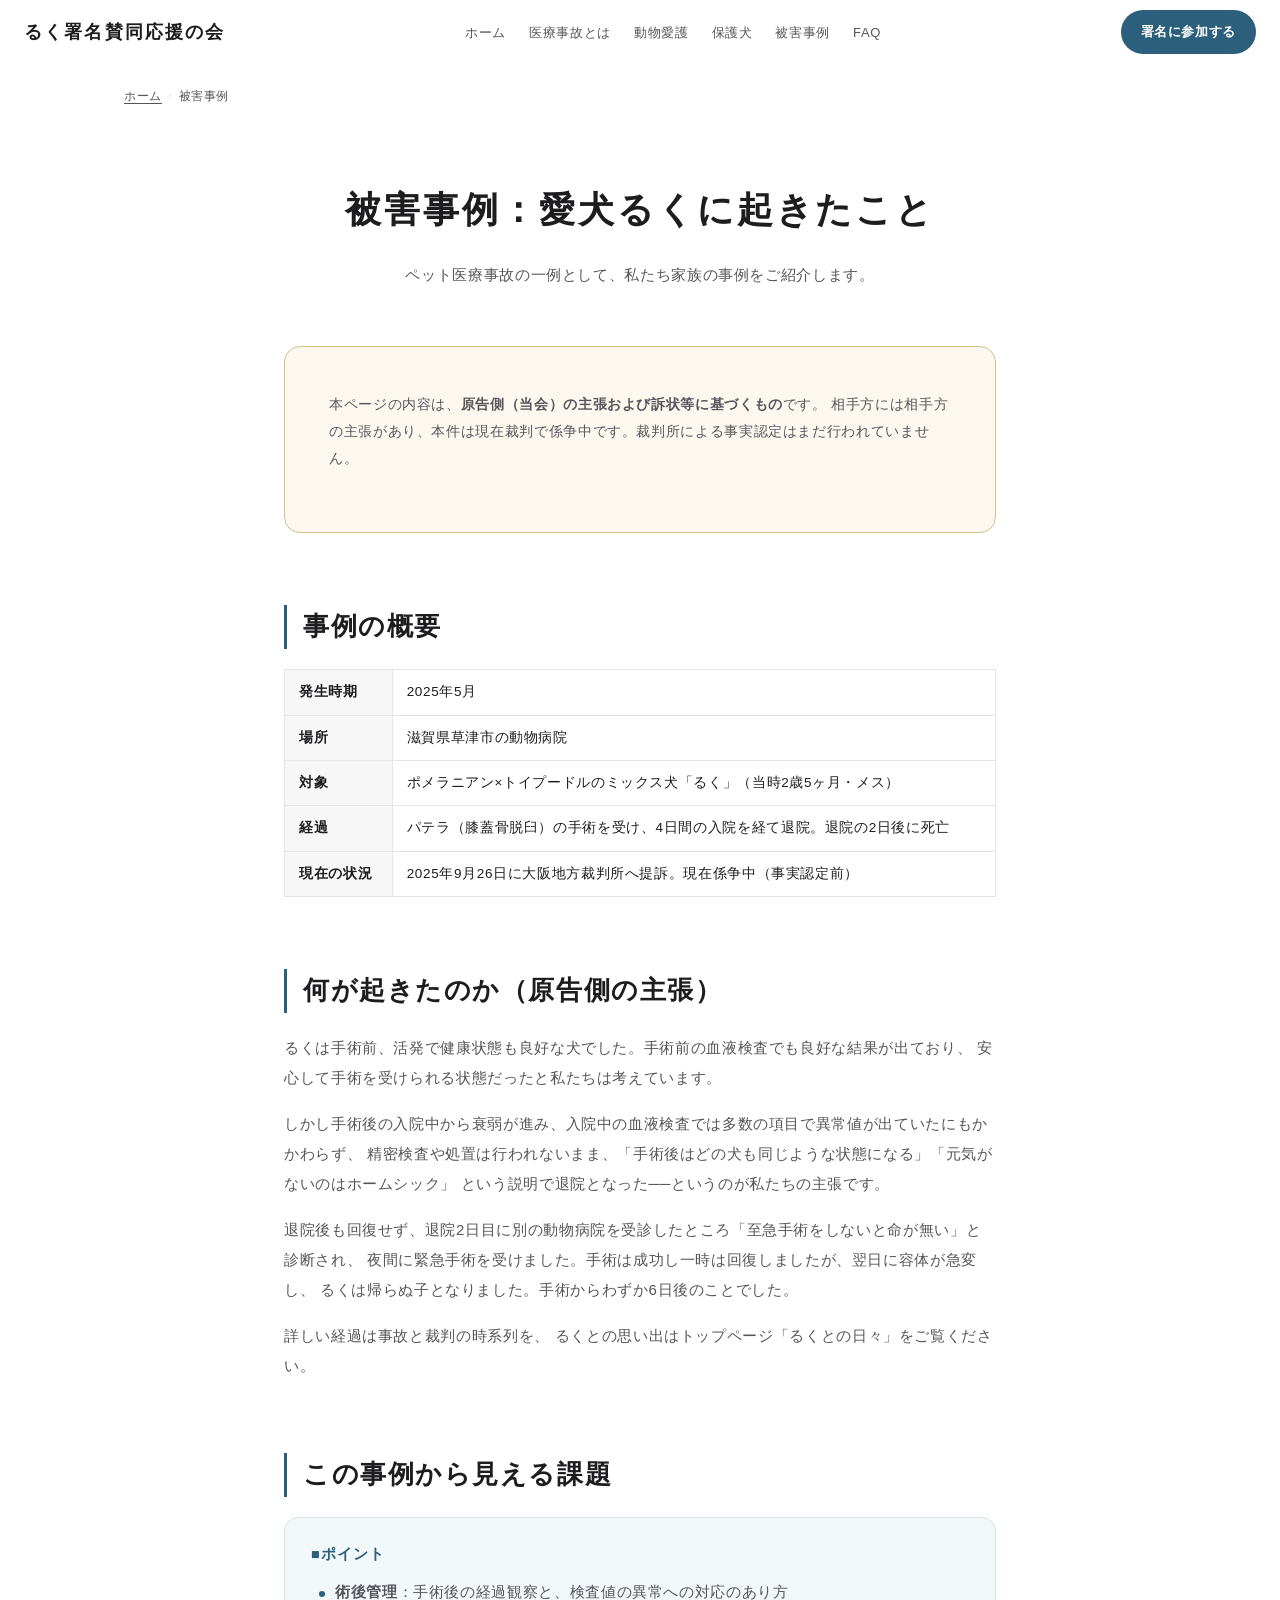
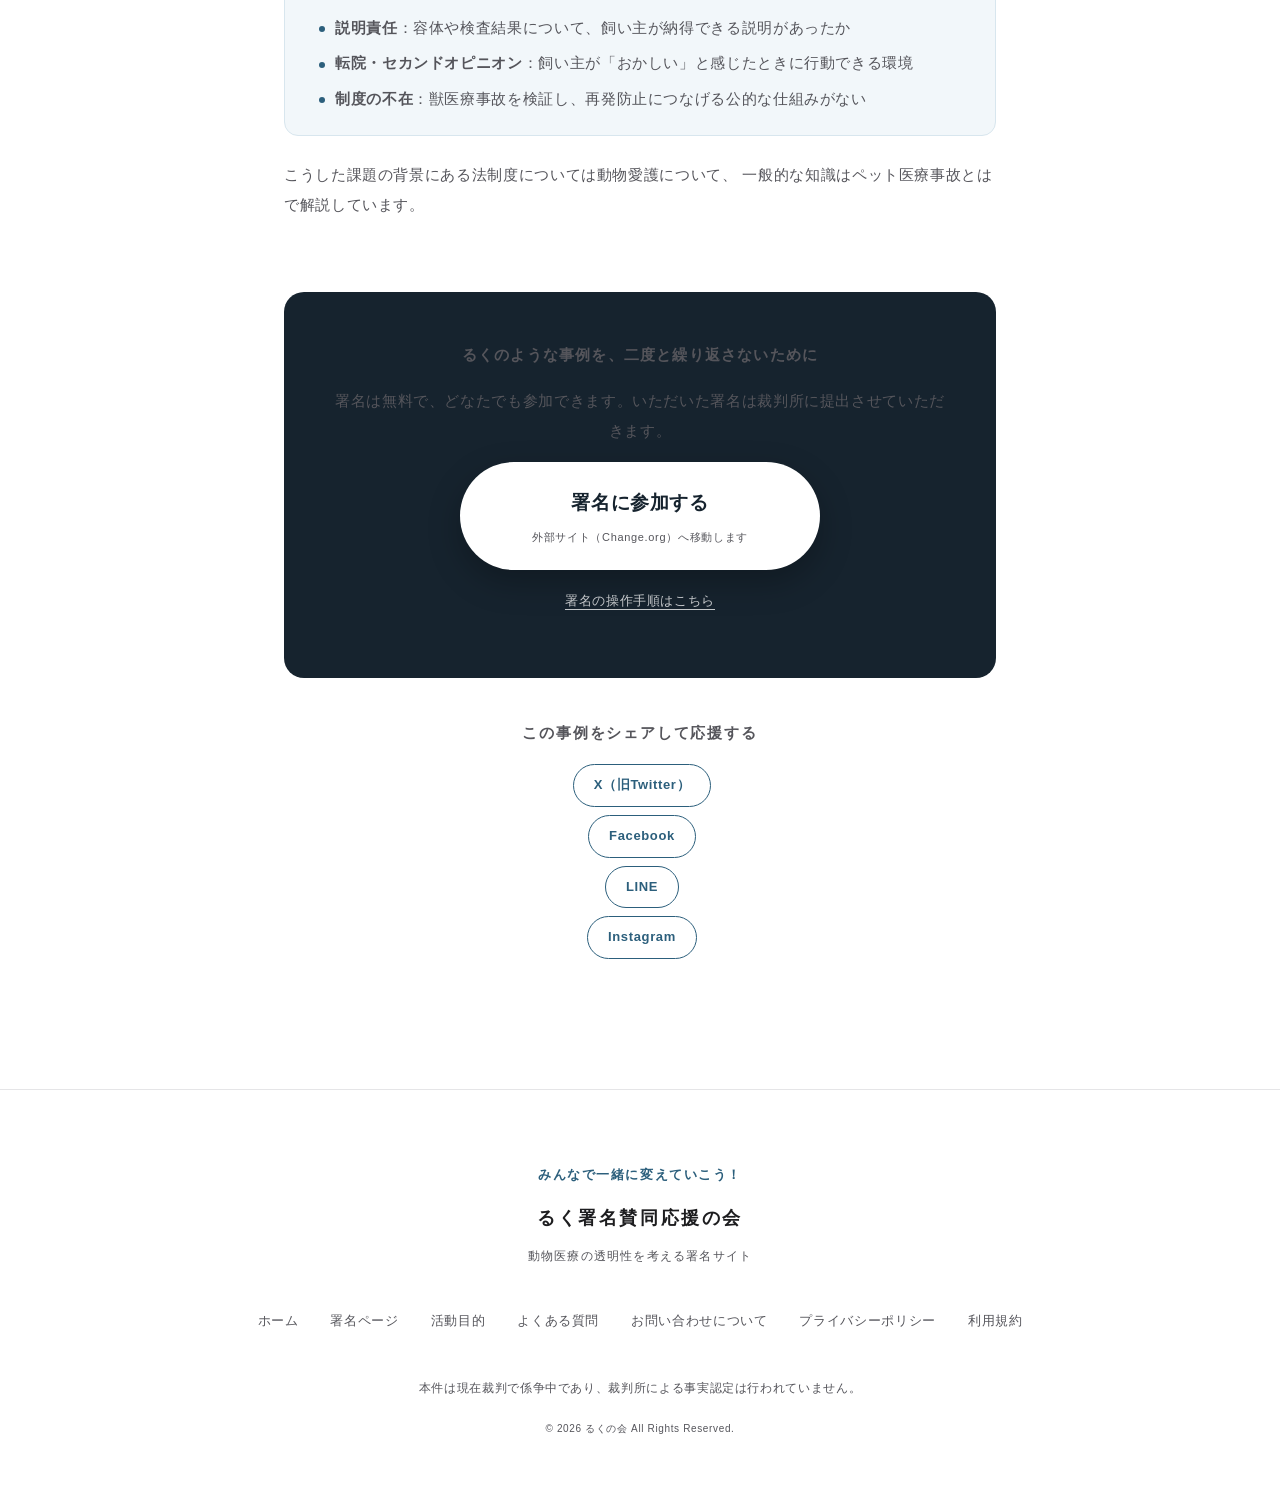
<file: higai-jirei/index.html>
<!DOCTYPE html>
<html lang="ja">
<head>
  <meta charset="UTF-8">
  <meta name="viewport" content="width=device-width, initial-scale=1.0">
  <title>ペット医療事故の被害事例｜愛犬るくの事例（原告側の主張）</title>
  <meta name="description" content="ペット医療事故の被害事例として、パテラ手術の6日後に亡くなった愛犬るく（2歳5ヶ月）の事例を原告側の立場からご紹介します。本件は現在係争中であり、裁判所による事実認定は行われていません。">

  <meta property="og:type" content="article">
  <meta property="og:site_name" content="るく署名賛同応援の会｜動物医療の透明性を考える署名サイト">
  <meta property="og:title" content="ペット医療事故の被害事例｜愛犬るくの事例（原告側の主張）">
  <meta property="og:description" content="パテラ手術の6日後に亡くなった愛犬るくの事例を、原告側の立場からご紹介します（係争中・事実認定前）。">
  <meta property="og:url" content="https://ruku-shomei.org/higai-jirei/">
  <meta property="og:image" content="https://ruku-shomei.org/images/hero.jpg">
  <meta property="og:locale" content="ja_JP">
  <meta name="twitter:card" content="summary_large_image">
  <meta name="twitter:title" content="ペット医療事故の被害事例｜愛犬るくの事例（原告側の主張）">
  <meta name="twitter:description" content="愛犬るくの事例を原告側の立場からご紹介（係争中・事実認定前）。">
  <meta name="twitter:image" content="https://ruku-shomei.org/images/hero.jpg">
  <link rel="canonical" href="https://ruku-shomei.org/higai-jirei/">

  <script type="application/ld+json">
  {
    "@context": "https://schema.org",
    "@graph": [
      {
        "@type": "Article",
        "@id": "https://ruku-shomei.org/higai-jirei/#article",
        "headline": "ペット医療事故の被害事例｜愛犬るくの事例（原告側の主張）",
        "description": "パテラ手術の6日後に亡くなった愛犬るく（2歳5ヶ月）の事例を、原告側の立場から紹介。係争中・事実認定前の事案。",
        "image": "https://ruku-shomei.org/images/hero.jpg",
        "author": { "@type": "Organization", "name": "るく署名賛同応援の会", "url": "https://ruku-shomei.org/" },
        "publisher": { "@type": "Organization", "name": "るく署名賛同応援の会", "url": "https://ruku-shomei.org/" },
        "datePublished": "2026-07-09",
        "dateModified": "2026-07-09",
        "mainEntityOfPage": "https://ruku-shomei.org/higai-jirei/",
        "inLanguage": "ja"
      },
      {
        "@type": "BreadcrumbList",
        "itemListElement": [
          { "@type": "ListItem", "position": 1, "name": "ホーム", "item": "https://ruku-shomei.org/" },
          { "@type": "ListItem", "position": 2, "name": "被害事例", "item": "https://ruku-shomei.org/higai-jirei/" }
        ]
      }
    ]
  }
  </script>

  <link rel="stylesheet" href="../css/style.css">
</head>
<body>
  <a class="skip-link" href="#main">本文へスキップ</a>

  <header class="header" id="header">
    <div class="header__inner">
      <a class="header__logo" href="../">るく署名賛同応援の会</a>
      <nav class="header__nav" aria-label="メインナビゲーション">
        <ul class="header__list">
          <li class="header__item"><a class="header__link" href="../">ホーム</a></li>
          <li class="header__item"><a class="header__link" href="../pet-iryou-jiko/">医療事故とは</a></li>
          <li class="header__item"><a class="header__link" href="../doubutsu-aigo/">動物愛護</a></li>
          <li class="header__item"><a class="header__link" href="../hogoken/">保護犬</a></li>
          <li class="header__item"><a class="header__link" href="../higai-jirei/">被害事例</a></li>
          <li class="header__item"><a class="header__link" href="../faq/">FAQ</a></li>
        </ul>
      </nav>
      <a class="header__cta" href="https://c.org/NDxfvLf6Ww" target="_blank" rel="noopener noreferrer">署名に参加する</a>
    </div>
  </header>

  <main id="main">
    <nav class="breadcrumb" aria-label="パンくずリスト">
      <ol class="breadcrumb__list">
        <li class="breadcrumb__item"><a class="breadcrumb__link" href="../">ホーム</a></li>
        <li class="breadcrumb__item" aria-current="page">被害事例</li>
      </ol>
    </nav>

    <div class="page-hero">
      <div class="page-hero__inner">
        <h1 class="page-hero__title">被害事例：愛犬るくに起きたこと</h1>
        <p class="page-hero__lead">
          ペット医療事故の一例として、私たち家族の事例をご紹介します。
        </p>
      </div>
    </div>

    <article class="article">
      <div class="notice js-fade" role="note" aria-label="掲載内容についての注記">
        <p class="notice__footnote notice__footnote--single">
          本ページの内容は、<strong>原告側（当会）の主張および訴状等に基づくもの</strong>です。
          相手方には相手方の主張があり、本件は現在裁判で係争中です。裁判所による事実認定はまだ行われていません。
        </p>
      </div>

      <h2 class="js-fade">事例の概要</h2>
      <div class="table-wrap js-fade">
        <table>
          <tbody>
            <tr><th scope="row">発生時期</th><td>2025年5月</td></tr>
            <tr><th scope="row">場所</th><td>滋賀県草津市の動物病院</td></tr>
            <tr><th scope="row">対象</th><td>ポメラニアン×トイプードルのミックス犬「るく」（当時2歳5ヶ月・メス）</td></tr>
            <tr><th scope="row">経過</th><td>パテラ（膝蓋骨脱臼）の手術を受け、4日間の入院を経て退院。退院の2日後に死亡</td></tr>
            <tr><th scope="row">現在の状況</th><td>2025年9月26日に大阪地方裁判所へ提訴。現在係争中（事実認定前）</td></tr>
          </tbody>
        </table>
      </div>

      <h2 class="js-fade">何が起きたのか（原告側の主張）</h2>
      <p class="js-fade">
        るくは手術前、活発で健康状態も良好な犬でした。手術前の血液検査でも良好な結果が出ており、
        安心して手術を受けられる状態だったと私たちは考えています。
      </p>
      <p class="js-fade">
        しかし手術後の入院中から衰弱が進み、入院中の血液検査では多数の項目で異常値が出ていたにもかかわらず、
        精密検査や処置は行われないまま、「手術後はどの犬も同じような状態になる」「元気がないのはホームシック」
        という説明で退院となった──というのが私たちの主張です。
      </p>
      <p class="js-fade">
        退院後も回復せず、退院2日目に別の動物病院を受診したところ「至急手術をしないと命が無い」と診断され、
        夜間に緊急手術を受けました。手術は成功し一時は回復しましたが、翌日に容体が急変し、
        るくは帰らぬ子となりました。手術からわずか6日後のことでした。
      </p>
      <p class="js-fade">
        詳しい経過は<a href="../jiko-keii/">事故と裁判の時系列</a>を、
        るくとの思い出は<a href="../#story">トップページ「るくとの日々」</a>をご覧ください。
      </p>

      <h2 class="js-fade">この事例から見える課題</h2>
      <div class="box box--point js-fade">
        <span class="box__label">■ポイント</span>
        <ul>
          <li><strong>術後管理</strong>：手術後の経過観察と、検査値の異常への対応のあり方</li>
          <li><strong>説明責任</strong>：容体や検査結果について、飼い主が納得できる説明があったか</li>
          <li><strong>転院・セカンドオピニオン</strong>：飼い主が「おかしい」と感じたときに行動できる環境</li>
          <li><strong>制度の不在</strong>：獣医療事故を検証し、再発防止につなげる公的な仕組みがない</li>
        </ul>
      </div>
      <p class="js-fade">
        こうした課題の背景にある法制度については<a href="../doubutsu-aigo/">動物愛護について</a>、
        一般的な知識は<a href="../pet-iryou-jiko/">ペット医療事故とは</a>で解説しています。
      </p>

      <div class="cta-band js-fade">
        <p class="cta-band__title">るくのような事例を、二度と繰り返さないために</p>
        <p class="cta-band__text">署名は無料で、どなたでも参加できます。いただいた署名は裁判所に提出させていただきます。</p>
        <a class="button button--large" href="https://c.org/NDxfvLf6Ww" target="_blank" rel="noopener noreferrer">
          署名に参加する
          <span class="button__sub">外部サイト（Change.org）へ移動します</span>
        </a>
        <p style="margin-top:14px;"><a class="howto-link howto-link--light" href="../#howto">署名の操作手順はこちら</a></p>
      </div>

      <div class="share js-fade">
        <p class="share__title">この事例をシェアして応援する</p>
        <ul class="share__list">
          <li class="share__item"><a class="share__link" href="https://twitter.com/intent/tweet?url=https%3A%2F%2Fruku-shomei.org%2Fhigai-jirei%2F&text=%E3%83%9A%E3%83%83%E3%83%88%E5%8C%BB%E7%99%82%E4%BA%8B%E6%95%85%E3%81%AE%E8%A2%AB%E5%AE%B3%E4%BA%8B%E4%BE%8B" target="_blank" rel="noopener noreferrer">X（旧Twitter）</a></li>
          <li class="share__item"><a class="share__link" href="https://www.facebook.com/sharer/sharer.php?u=https%3A%2F%2Fruku-shomei.org%2Fhigai-jirei%2F" target="_blank" rel="noopener noreferrer">Facebook</a></li>
          <li class="share__item"><a class="share__link" href="https://social-plugins.line.me/lineit/share?url=https%3A%2F%2Fruku-shomei.org%2Fhigai-jirei%2F" target="_blank" rel="noopener noreferrer">LINE</a></li>
          <li class="share__item"><a class="share__link" href="https://www.instagram.com/rarabee.ruku.love1217/" target="_blank" rel="noopener noreferrer">Instagram</a></li>
        </ul>
      </div>
    </article>
  </main>

  <footer class="footer">
    <div class="footer__inner">
      <p class="footer__slogan">みんなで一緒に変えていこう！</p>
      <p class="footer__logo">るく署名賛同応援の会</p>
      <p class="footer__tagline">動物医療の透明性を考える署名サイト</p>
      <nav class="footer__nav" aria-label="フッターナビゲーション">
        <ul class="footer__list">
          <li class="footer__item"><a class="footer__link" href="../">ホーム</a></li>
          <li class="footer__item"><a class="footer__link" href="../shomei/">署名ページ</a></li>
          <li class="footer__item"><a class="footer__link" href="../katsudou/">活動目的</a></li>
          <li class="footer__item"><a class="footer__link" href="../faq/">よくある質問</a></li>
          <li class="footer__item"><a class="footer__link" href="../contact/">お問い合わせについて</a></li>
          <li class="footer__item"><a class="footer__link" href="../privacy/">プライバシーポリシー</a></li>
          <li class="footer__item"><a class="footer__link" href="../terms/">利用規約</a></li>
        </ul>
      </nav>
      <p class="footer__note">本件は現在裁判で係争中であり、裁判所による事実認定は行われていません。</p>
      <p class="footer__copyright"><small>&copy; 2026 るくの会 All Rights Reserved.</small></p>
    </div>
  </footer>

  <script src="../js/main.js" defer></script>
</body>
</html>
</file>
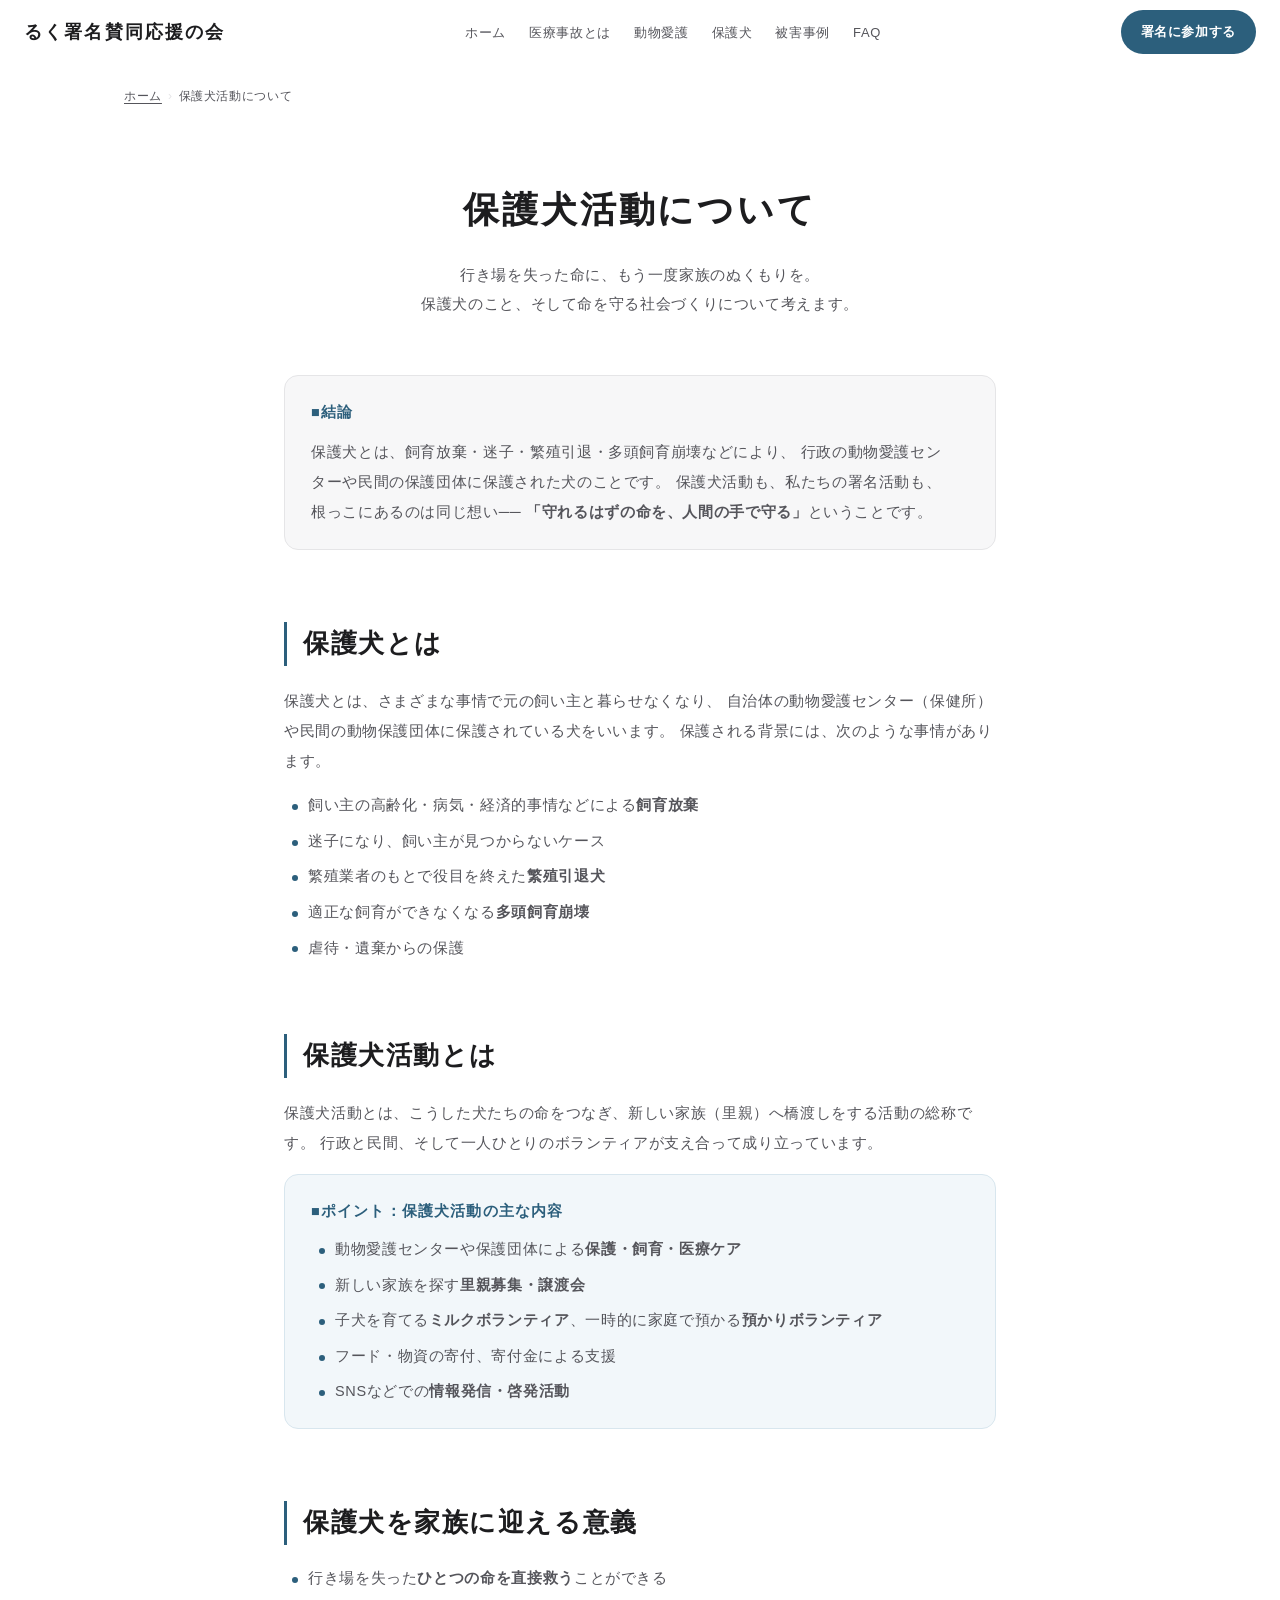
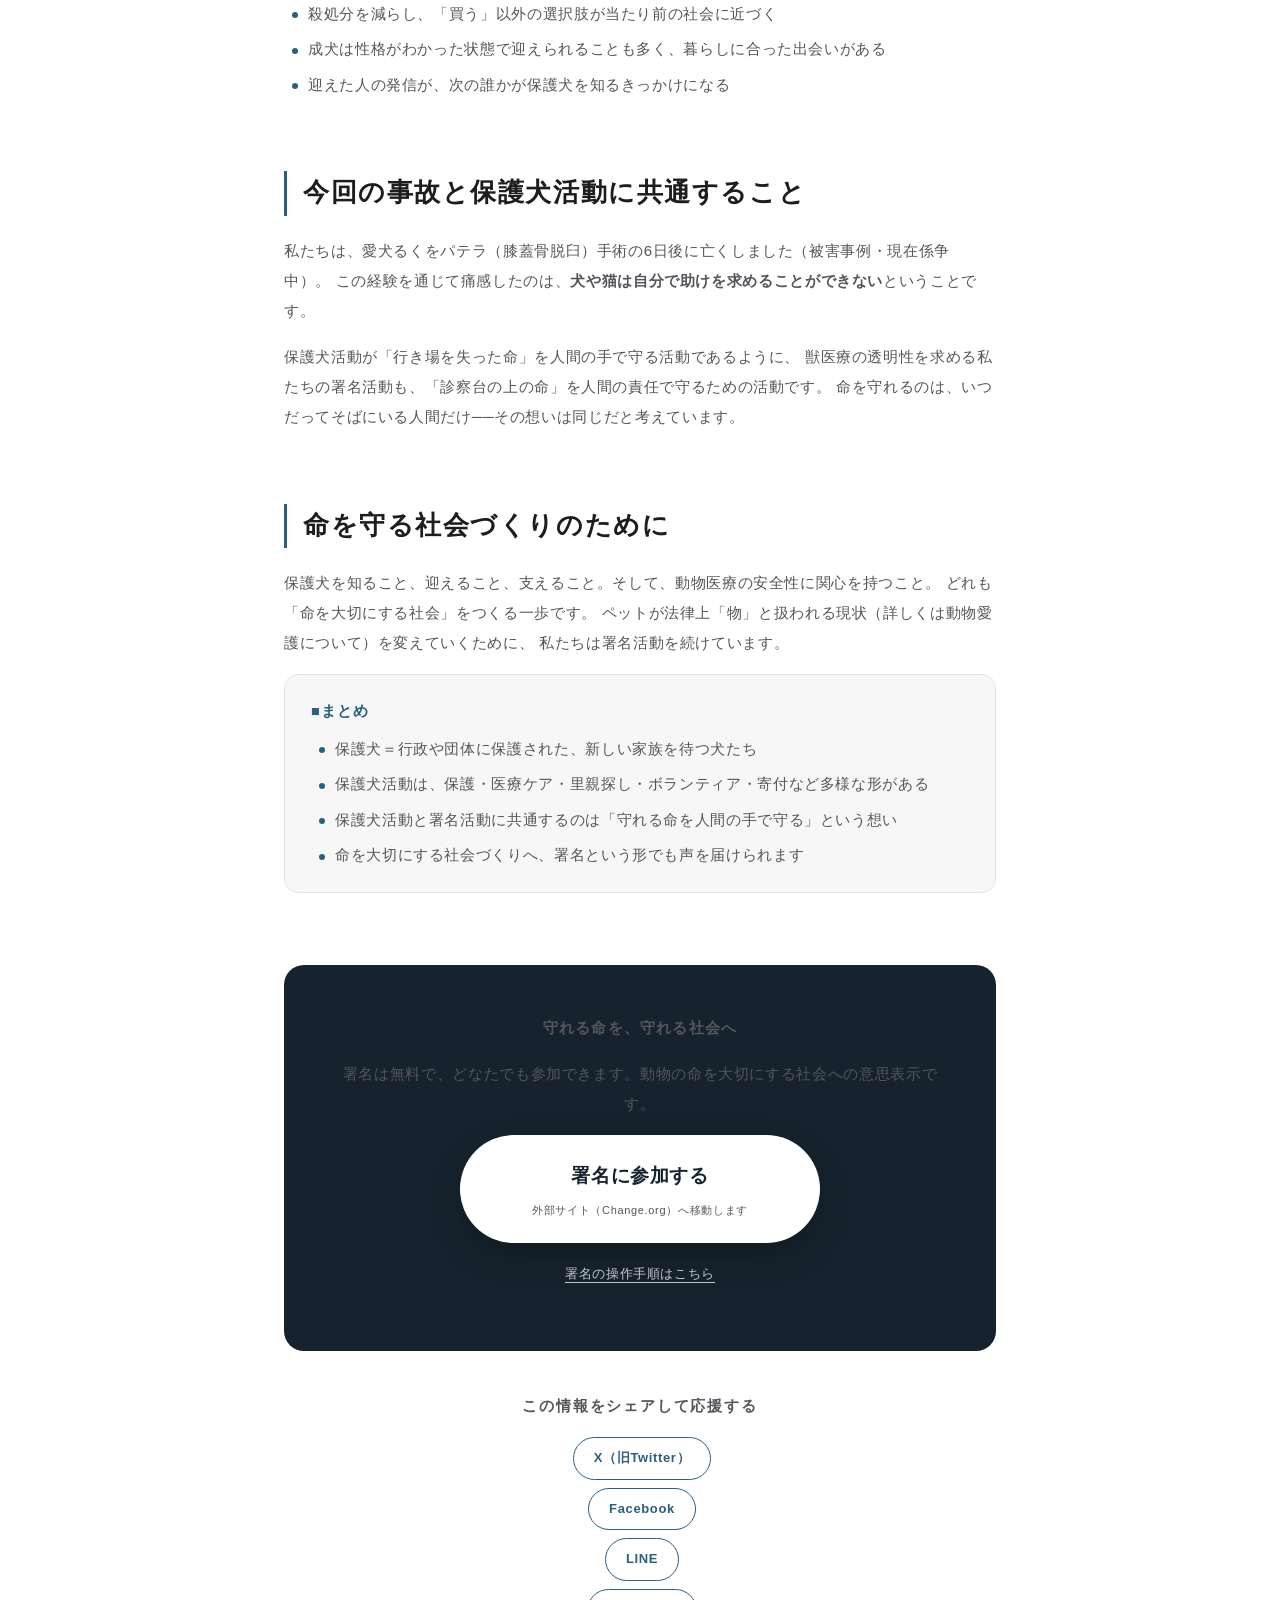
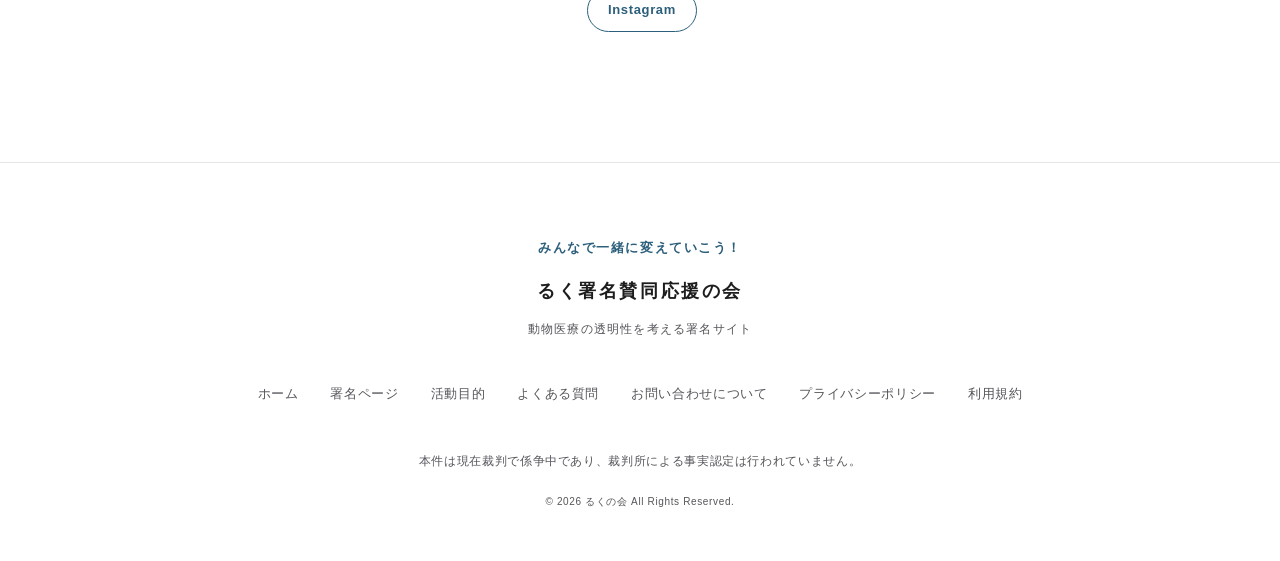
<file: hogoken/index.html>
<!DOCTYPE html>
<html lang="ja">
<head>
  <meta charset="UTF-8">
  <meta name="viewport" content="width=device-width, initial-scale=1.0">
  <title>保護犬とは？保護犬活動の現状と命を守る社会づくり</title>
  <meta name="description" content="保護犬とは何か、保護犬活動の現状、保護犬を家族に迎える意義をわかりやすく解説します。ペット医療事故で愛犬を亡くした私たちが考える「命を守る社会づくり」と、署名活動との共通点もお伝えします。">

  <meta property="og:type" content="article">
  <meta property="og:site_name" content="るく署名賛同応援の会｜動物医療の透明性を考える署名サイト">
  <meta property="og:title" content="保護犬とは？保護犬活動の現状と命を守る社会づくり">
  <meta property="og:description" content="保護犬とは何か、保護犬活動の現状、迎える意義を解説。命を守る社会づくりへの想いをお伝えします。">
  <meta property="og:url" content="https://ruku-shomei.org/hogoken/">
  <meta property="og:image" content="https://ruku-shomei.org/images/hero.jpg">
  <meta property="og:locale" content="ja_JP">
  <meta name="twitter:card" content="summary_large_image">
  <meta name="twitter:title" content="保護犬とは？保護犬活動の現状と命を守る社会づくり">
  <meta name="twitter:description" content="保護犬とは何か、保護犬活動の現状、迎える意義を解説。">
  <meta name="twitter:image" content="https://ruku-shomei.org/images/hero.jpg">
  <link rel="canonical" href="https://ruku-shomei.org/hogoken/">

  <script type="application/ld+json">
  {
    "@context": "https://schema.org",
    "@graph": [
      {
        "@type": "Article",
        "@id": "https://ruku-shomei.org/hogoken/#article",
        "headline": "保護犬とは？保護犬活動の現状と命を守る社会づくり",
        "description": "保護犬とは何か、保護犬活動の現状、保護犬を家族に迎える意義、ペット医療事故の署名活動との共通点を解説。",
        "image": "https://ruku-shomei.org/images/hero.jpg",
        "author": { "@type": "Organization", "name": "るく署名賛同応援の会", "url": "https://ruku-shomei.org/" },
        "publisher": { "@type": "Organization", "name": "るく署名賛同応援の会", "url": "https://ruku-shomei.org/" },
        "datePublished": "2026-07-09",
        "dateModified": "2026-07-09",
        "mainEntityOfPage": "https://ruku-shomei.org/hogoken/",
        "inLanguage": "ja"
      },
      {
        "@type": "BreadcrumbList",
        "itemListElement": [
          { "@type": "ListItem", "position": 1, "name": "ホーム", "item": "https://ruku-shomei.org/" },
          { "@type": "ListItem", "position": 2, "name": "保護犬活動について", "item": "https://ruku-shomei.org/hogoken/" }
        ]
      }
    ]
  }
  </script>

  <link rel="stylesheet" href="../css/style.css">
</head>
<body>
  <a class="skip-link" href="#main">本文へスキップ</a>

  <header class="header" id="header">
    <div class="header__inner">
      <a class="header__logo" href="../">るく署名賛同応援の会</a>
      <nav class="header__nav" aria-label="メインナビゲーション">
        <ul class="header__list">
          <li class="header__item"><a class="header__link" href="../">ホーム</a></li>
          <li class="header__item"><a class="header__link" href="../pet-iryou-jiko/">医療事故とは</a></li>
          <li class="header__item"><a class="header__link" href="../doubutsu-aigo/">動物愛護</a></li>
          <li class="header__item"><a class="header__link" href="../hogoken/">保護犬</a></li>
          <li class="header__item"><a class="header__link" href="../higai-jirei/">被害事例</a></li>
          <li class="header__item"><a class="header__link" href="../faq/">FAQ</a></li>
        </ul>
      </nav>
      <a class="header__cta" href="https://c.org/NDxfvLf6Ww" target="_blank" rel="noopener noreferrer">署名に参加する</a>
    </div>
  </header>

  <main id="main">
    <nav class="breadcrumb" aria-label="パンくずリスト">
      <ol class="breadcrumb__list">
        <li class="breadcrumb__item"><a class="breadcrumb__link" href="../">ホーム</a></li>
        <li class="breadcrumb__item" aria-current="page">保護犬活動について</li>
      </ol>
    </nav>

    <div class="page-hero">
      <div class="page-hero__inner">
        <h1 class="page-hero__title">保護犬活動について</h1>
        <p class="page-hero__lead">
          行き場を失った命に、もう一度家族のぬくもりを。<br class="u-pc-only">
          保護犬のこと、そして命を守る社会づくりについて考えます。
        </p>
      </div>
    </div>

    <article class="article">
      <div class="box box--conclusion js-fade">
        <span class="box__label">■結論</span>
        <p>
          保護犬とは、飼育放棄・迷子・繁殖引退・多頭飼育崩壊などにより、
          行政の動物愛護センターや民間の保護団体に保護された犬のことです。
          保護犬活動も、私たちの署名活動も、根っこにあるのは同じ想い──
          <strong>「守れるはずの命を、人間の手で守る」</strong>ということです。
        </p>
      </div>

      <h2 class="js-fade">保護犬とは</h2>
      <p class="js-fade">
        保護犬とは、さまざまな事情で元の飼い主と暮らせなくなり、
        自治体の動物愛護センター（保健所）や民間の動物保護団体に保護されている犬をいいます。
        保護される背景には、次のような事情があります。
      </p>
      <ul class="js-fade">
        <li>飼い主の高齢化・病気・経済的事情などによる<strong>飼育放棄</strong></li>
        <li>迷子になり、飼い主が見つからないケース</li>
        <li>繁殖業者のもとで役目を終えた<strong>繁殖引退犬</strong></li>
        <li>適正な飼育ができなくなる<strong>多頭飼育崩壊</strong></li>
        <li>虐待・遺棄からの保護</li>
      </ul>

      <h2 class="js-fade">保護犬活動とは</h2>
      <p class="js-fade">
        保護犬活動とは、こうした犬たちの命をつなぎ、新しい家族（里親）へ橋渡しをする活動の総称です。
        行政と民間、そして一人ひとりのボランティアが支え合って成り立っています。
      </p>
      <div class="box box--point js-fade">
        <span class="box__label">■ポイント：保護犬活動の主な内容</span>
        <ul>
          <li>動物愛護センターや保護団体による<strong>保護・飼育・医療ケア</strong></li>
          <li>新しい家族を探す<strong>里親募集・譲渡会</strong></li>
          <li>子犬を育てる<strong>ミルクボランティア</strong>、一時的に家庭で預かる<strong>預かりボランティア</strong></li>
          <li>フード・物資の寄付、寄付金による支援</li>
          <li>SNSなどでの<strong>情報発信・啓発活動</strong></li>
        </ul>
      </div>

      <h2 class="js-fade">保護犬を家族に迎える意義</h2>
      <ul class="js-fade">
        <li>行き場を失った<strong>ひとつの命を直接救う</strong>ことができる</li>
        <li>殺処分を減らし、「買う」以外の選択肢が当たり前の社会に近づく</li>
        <li>成犬は性格がわかった状態で迎えられることも多く、暮らしに合った出会いがある</li>
        <li>迎えた人の発信が、次の誰かが保護犬を知るきっかけになる</li>
      </ul>

      <h2 class="js-fade">今回の事故と保護犬活動に共通すること</h2>
      <p class="js-fade">
        私たちは、愛犬るくをパテラ（膝蓋骨脱臼）手術の6日後に亡くしました（<a href="../higai-jirei/">被害事例</a>・現在係争中）。
        この経験を通じて痛感したのは、<strong>犬や猫は自分で助けを求めることができない</strong>ということです。
      </p>
      <p class="js-fade">
        保護犬活動が「行き場を失った命」を人間の手で守る活動であるように、
        獣医療の透明性を求める私たちの署名活動も、「診察台の上の命」を人間の責任で守るための活動です。
        命を守れるのは、いつだってそばにいる人間だけ──その想いは同じだと考えています。
      </p>

      <h2 class="js-fade">命を守る社会づくりのために</h2>
      <p class="js-fade">
        保護犬を知ること、迎えること、支えること。そして、動物医療の安全性に関心を持つこと。
        どれも「命を大切にする社会」をつくる一歩です。
        ペットが法律上「物」と扱われる現状（詳しくは<a href="../doubutsu-aigo/">動物愛護について</a>）を変えていくために、
        私たちは署名活動を続けています。
      </p>

      <div class="box box--conclusion js-fade">
        <span class="box__label">■まとめ</span>
        <ul>
          <li>保護犬＝行政や団体に保護された、新しい家族を待つ犬たち</li>
          <li>保護犬活動は、保護・医療ケア・里親探し・ボランティア・寄付など多様な形がある</li>
          <li>保護犬活動と署名活動に共通するのは「守れる命を人間の手で守る」という想い</li>
          <li>命を大切にする社会づくりへ、署名という形でも声を届けられます</li>
        </ul>
      </div>

      <div class="cta-band js-fade">
        <p class="cta-band__title">守れる命を、守れる社会へ</p>
        <p class="cta-band__text">署名は無料で、どなたでも参加できます。動物の命を大切にする社会への意思表示です。</p>
        <a class="button button--large" href="https://c.org/NDxfvLf6Ww" target="_blank" rel="noopener noreferrer">
          署名に参加する
          <span class="button__sub">外部サイト（Change.org）へ移動します</span>
        </a>
        <p style="margin-top:14px;"><a class="howto-link howto-link--light" href="../#howto">署名の操作手順はこちら</a></p>
      </div>

      <div class="share js-fade">
        <p class="share__title">この情報をシェアして応援する</p>
        <ul class="share__list">
          <li class="share__item"><a class="share__link" href="https://twitter.com/intent/tweet?url=https%3A%2F%2Fruku-shomei.org%2Fhogoken%2F&text=%E4%BF%9D%E8%AD%B7%E7%8A%AC%E3%81%A8%E3%81%AF%EF%BC%9F%E5%91%BD%E3%82%92%E5%AE%88%E3%82%8B%E7%A4%BE%E4%BC%9A%E3%81%A5%E3%81%8F%E3%82%8A" target="_blank" rel="noopener noreferrer">X（旧Twitter）</a></li>
          <li class="share__item"><a class="share__link" href="https://www.facebook.com/sharer/sharer.php?u=https%3A%2F%2Fruku-shomei.org%2Fhogoken%2F" target="_blank" rel="noopener noreferrer">Facebook</a></li>
          <li class="share__item"><a class="share__link" href="https://social-plugins.line.me/lineit/share?url=https%3A%2F%2Fruku-shomei.org%2Fhogoken%2F" target="_blank" rel="noopener noreferrer">LINE</a></li>
          <li class="share__item"><a class="share__link" href="https://www.instagram.com/rarabee.ruku.love1217/" target="_blank" rel="noopener noreferrer">Instagram</a></li>
        </ul>
      </div>
    </article>
  </main>

  <footer class="footer">
    <div class="footer__inner">
      <p class="footer__slogan">みんなで一緒に変えていこう！</p>
      <p class="footer__logo">るく署名賛同応援の会</p>
      <p class="footer__tagline">動物医療の透明性を考える署名サイト</p>
      <nav class="footer__nav" aria-label="フッターナビゲーション">
        <ul class="footer__list">
          <li class="footer__item"><a class="footer__link" href="../">ホーム</a></li>
          <li class="footer__item"><a class="footer__link" href="../shomei/">署名ページ</a></li>
          <li class="footer__item"><a class="footer__link" href="../katsudou/">活動目的</a></li>
          <li class="footer__item"><a class="footer__link" href="../faq/">よくある質問</a></li>
          <li class="footer__item"><a class="footer__link" href="../contact/">お問い合わせについて</a></li>
          <li class="footer__item"><a class="footer__link" href="../privacy/">プライバシーポリシー</a></li>
          <li class="footer__item"><a class="footer__link" href="../terms/">利用規約</a></li>
        </ul>
      </nav>
      <p class="footer__note">本件は現在裁判で係争中であり、裁判所による事実認定は行われていません。</p>
      <p class="footer__copyright"><small>&copy; 2026 るくの会 All Rights Reserved.</small></p>
    </div>
  </footer>

  <script src="../js/main.js" defer></script>
</body>
</html>
</file>
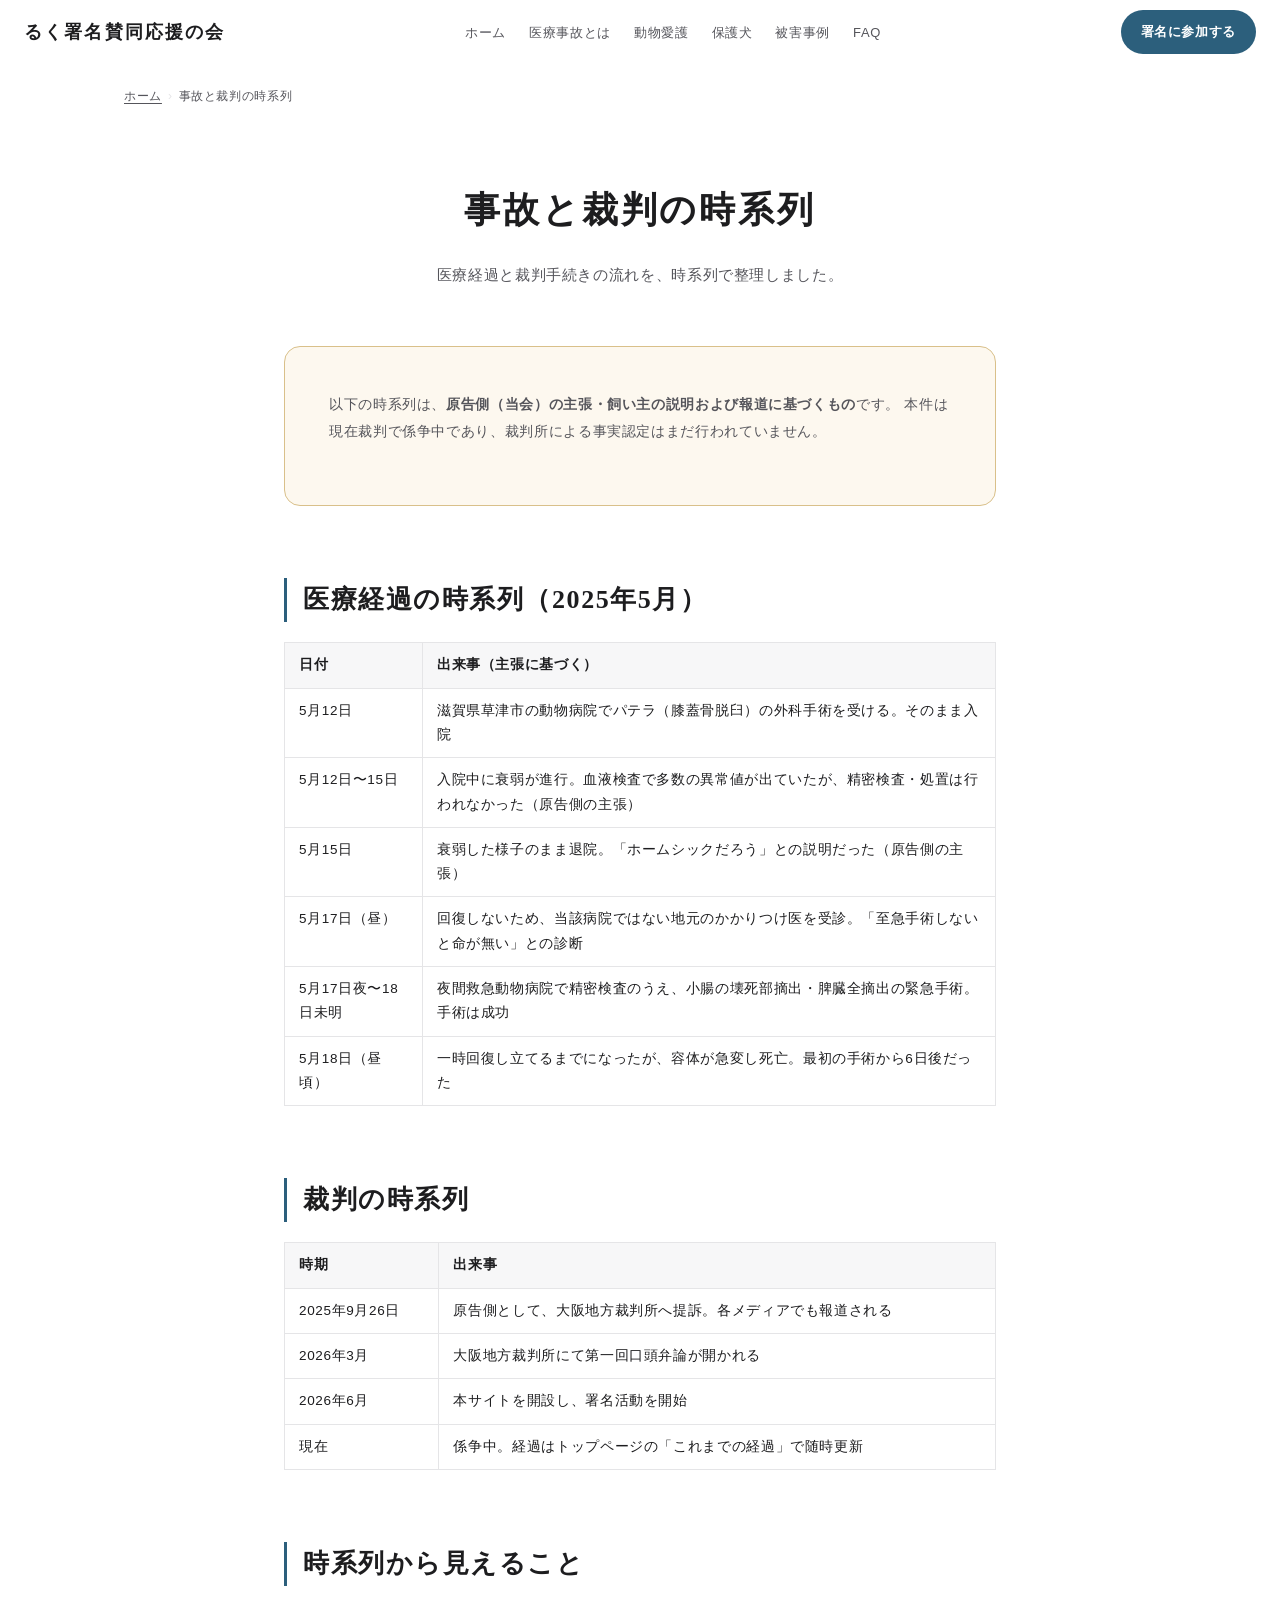
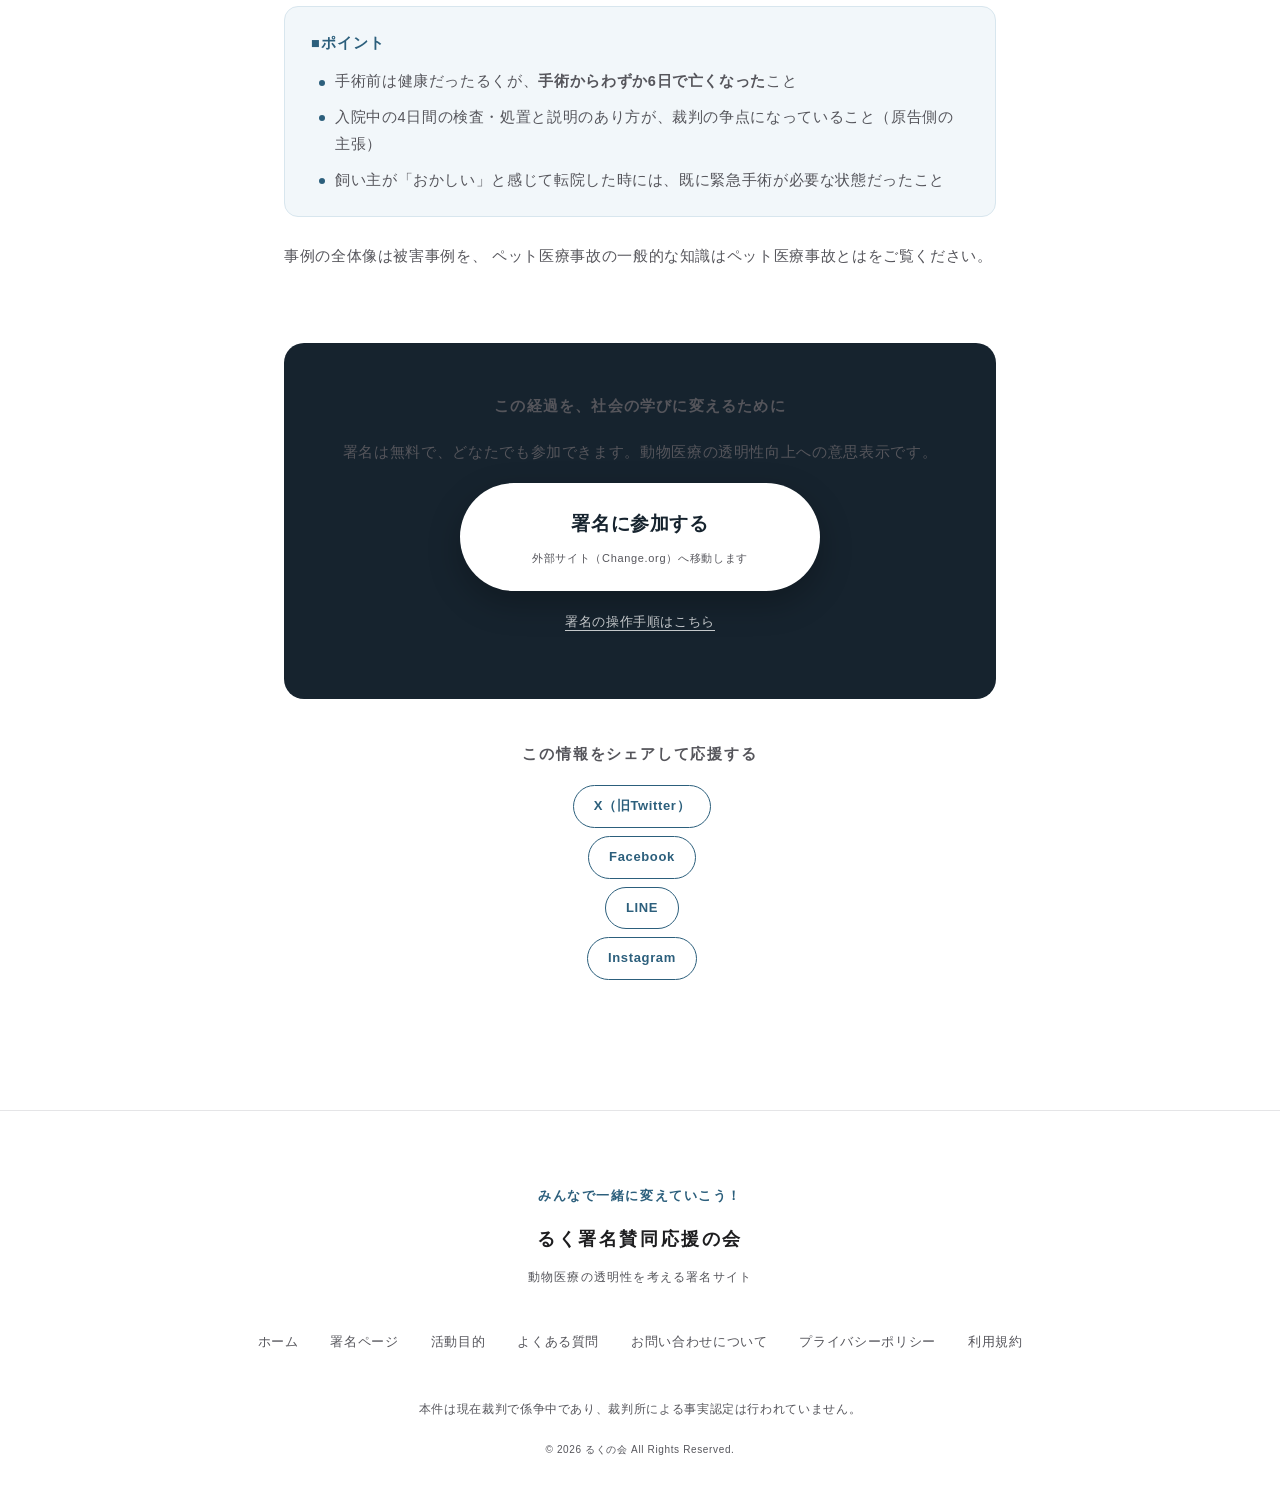
<file: jiko-keii/index.html>
<!DOCTYPE html>
<html lang="ja">
<head>
  <meta charset="UTF-8">
  <meta name="viewport" content="width=device-width, initial-scale=1.0">
  <title>事故と裁判の時系列｜愛犬るくのペット医療事故（主張に基づく）</title>
  <meta name="description" content="愛犬るくのペット医療事故について、手術から死亡までの医療経過と、大阪地方裁判所への提訴から現在までの裁判経過を時系列でまとめました。内容は原告側の主張・報道に基づくものであり、事実認定前の事案です。">

  <meta property="og:type" content="article">
  <meta property="og:site_name" content="るく署名賛同応援の会｜動物医療の透明性を考える署名サイト">
  <meta property="og:title" content="事故と裁判の時系列｜愛犬るくのペット医療事故">
  <meta property="og:description" content="手術から死亡までの医療経過と裁判の経過を時系列で整理（原告側の主張・係争中）。">
  <meta property="og:url" content="https://ruku-shomei.org/jiko-keii/">
  <meta property="og:image" content="https://ruku-shomei.org/images/hero.jpg">
  <meta property="og:locale" content="ja_JP">
  <meta name="twitter:card" content="summary_large_image">
  <meta name="twitter:title" content="事故と裁判の時系列｜愛犬るくのペット医療事故">
  <meta name="twitter:description" content="医療経過と裁判の経過を時系列で整理（原告側の主張・係争中）。">
  <meta name="twitter:image" content="https://ruku-shomei.org/images/hero.jpg">
  <link rel="canonical" href="https://ruku-shomei.org/jiko-keii/">

  <script type="application/ld+json">
  {
    "@context": "https://schema.org",
    "@graph": [
      {
        "@type": "Article",
        "@id": "https://ruku-shomei.org/jiko-keii/#article",
        "headline": "事故と裁判の時系列｜愛犬るくのペット医療事故（主張に基づく）",
        "description": "手術から死亡までの医療経過と、提訴から現在までの裁判経過を時系列で整理。原告側の主張・報道に基づく、事実認定前の事案。",
        "image": "https://ruku-shomei.org/images/hero.jpg",
        "author": { "@type": "Organization", "name": "るく署名賛同応援の会", "url": "https://ruku-shomei.org/" },
        "publisher": { "@type": "Organization", "name": "るく署名賛同応援の会", "url": "https://ruku-shomei.org/" },
        "datePublished": "2026-07-09",
        "dateModified": "2026-07-09",
        "mainEntityOfPage": "https://ruku-shomei.org/jiko-keii/",
        "inLanguage": "ja"
      },
      {
        "@type": "BreadcrumbList",
        "itemListElement": [
          { "@type": "ListItem", "position": 1, "name": "ホーム", "item": "https://ruku-shomei.org/" },
          { "@type": "ListItem", "position": 2, "name": "事故と裁判の時系列", "item": "https://ruku-shomei.org/jiko-keii/" }
        ]
      }
    ]
  }
  </script>

  <link rel="stylesheet" href="../css/style.css">
</head>
<body>
  <a class="skip-link" href="#main">本文へスキップ</a>

  <header class="header" id="header">
    <div class="header__inner">
      <a class="header__logo" href="../">るく署名賛同応援の会</a>
      <nav class="header__nav" aria-label="メインナビゲーション">
        <ul class="header__list">
          <li class="header__item"><a class="header__link" href="../">ホーム</a></li>
          <li class="header__item"><a class="header__link" href="../pet-iryou-jiko/">医療事故とは</a></li>
          <li class="header__item"><a class="header__link" href="../doubutsu-aigo/">動物愛護</a></li>
          <li class="header__item"><a class="header__link" href="../hogoken/">保護犬</a></li>
          <li class="header__item"><a class="header__link" href="../higai-jirei/">被害事例</a></li>
          <li class="header__item"><a class="header__link" href="../faq/">FAQ</a></li>
        </ul>
      </nav>
      <a class="header__cta" href="https://c.org/NDxfvLf6Ww" target="_blank" rel="noopener noreferrer">署名に参加する</a>
    </div>
  </header>

  <main id="main">
    <nav class="breadcrumb" aria-label="パンくずリスト">
      <ol class="breadcrumb__list">
        <li class="breadcrumb__item"><a class="breadcrumb__link" href="../">ホーム</a></li>
        <li class="breadcrumb__item" aria-current="page">事故と裁判の時系列</li>
      </ol>
    </nav>

    <div class="page-hero">
      <div class="page-hero__inner">
        <h1 class="page-hero__title">事故と裁判の時系列</h1>
        <p class="page-hero__lead">
          医療経過と裁判手続きの流れを、時系列で整理しました。
        </p>
      </div>
    </div>

    <article class="article">
      <div class="notice js-fade" role="note" aria-label="掲載内容についての注記">
        <p class="notice__footnote notice__footnote--single">
          以下の時系列は、<strong>原告側（当会）の主張・飼い主の説明および報道に基づくもの</strong>です。
          本件は現在裁判で係争中であり、裁判所による事実認定はまだ行われていません。
        </p>
      </div>

      <h2 class="js-fade">医療経過の時系列（2025年5月）</h2>
      <div class="table-wrap js-fade">
        <table>
          <thead>
            <tr>
              <th scope="col">日付</th>
              <th scope="col">出来事（主張に基づく）</th>
            </tr>
          </thead>
          <tbody>
            <tr>
              <td>5月12日</td>
              <td>滋賀県草津市の動物病院でパテラ（膝蓋骨脱臼）の外科手術を受ける。そのまま入院</td>
            </tr>
            <tr>
              <td>5月12日〜15日</td>
              <td>入院中に衰弱が進行。血液検査で多数の異常値が出ていたが、精密検査・処置は行われなかった（原告側の主張）</td>
            </tr>
            <tr>
              <td>5月15日</td>
              <td>衰弱した様子のまま退院。「ホームシックだろう」との説明だった（原告側の主張）</td>
            </tr>
            <tr>
              <td>5月17日（昼）</td>
              <td>回復しないため、当該病院ではない地元のかかりつけ医を受診。「至急手術しないと命が無い」との診断</td>
            </tr>
            <tr>
              <td>5月17日夜〜18日未明</td>
              <td>夜間救急動物病院で精密検査のうえ、小腸の壊死部摘出・脾臓全摘出の緊急手術。手術は成功</td>
            </tr>
            <tr>
              <td>5月18日（昼頃）</td>
              <td>一時回復し立てるまでになったが、容体が急変し死亡。最初の手術から6日後だった</td>
            </tr>
          </tbody>
        </table>
      </div>

      <h2 class="js-fade">裁判の時系列</h2>
      <div class="table-wrap js-fade">
        <table>
          <thead>
            <tr>
              <th scope="col">時期</th>
              <th scope="col">出来事</th>
            </tr>
          </thead>
          <tbody>
            <tr>
              <td>2025年9月26日</td>
              <td>原告側として、大阪地方裁判所へ提訴。各メディアでも報道される</td>
            </tr>
            <tr>
              <td>2026年3月</td>
              <td>大阪地方裁判所にて第一回口頭弁論が開かれる</td>
            </tr>
            <tr>
              <td>2026年6月</td>
              <td>本サイトを開設し、署名活動を開始</td>
            </tr>
            <tr>
              <td>現在</td>
              <td>係争中。経過は<a href="../#timeline">トップページの「これまでの経過」</a>で随時更新</td>
            </tr>
          </tbody>
        </table>
      </div>

      <h2 class="js-fade">時系列から見えること</h2>
      <div class="box box--point js-fade">
        <span class="box__label">■ポイント</span>
        <ul>
          <li>手術前は健康だったるくが、<strong>手術からわずか6日で亡くなった</strong>こと</li>
          <li>入院中の4日間の検査・処置と説明のあり方が、裁判の争点になっていること（原告側の主張）</li>
          <li>飼い主が「おかしい」と感じて転院した時には、既に緊急手術が必要な状態だったこと</li>
        </ul>
      </div>
      <p class="js-fade">
        事例の全体像は<a href="../higai-jirei/">被害事例</a>を、
        ペット医療事故の一般的な知識は<a href="../pet-iryou-jiko/">ペット医療事故とは</a>をご覧ください。
      </p>

      <div class="cta-band js-fade">
        <p class="cta-band__title">この経過を、社会の学びに変えるために</p>
        <p class="cta-band__text">署名は無料で、どなたでも参加できます。動物医療の透明性向上への意思表示です。</p>
        <a class="button button--large" href="https://c.org/NDxfvLf6Ww" target="_blank" rel="noopener noreferrer">
          署名に参加する
          <span class="button__sub">外部サイト（Change.org）へ移動します</span>
        </a>
        <p style="margin-top:14px;"><a class="howto-link howto-link--light" href="../#howto">署名の操作手順はこちら</a></p>
      </div>

      <div class="share js-fade">
        <p class="share__title">この情報をシェアして応援する</p>
        <ul class="share__list">
          <li class="share__item"><a class="share__link" href="https://twitter.com/intent/tweet?url=https%3A%2F%2Fruku-shomei.org%2Fjiko-keii%2F&text=%E6%84%9B%E7%8A%AC%E3%82%8B%E3%81%8F%E3%81%AE%E3%83%9A%E3%83%83%E3%83%88%E5%8C%BB%E7%99%82%E4%BA%8B%E6%95%85%E3%81%AE%E6%99%82%E7%B3%BB%E5%88%97" target="_blank" rel="noopener noreferrer">X（旧Twitter）</a></li>
          <li class="share__item"><a class="share__link" href="https://www.facebook.com/sharer/sharer.php?u=https%3A%2F%2Fruku-shomei.org%2Fjiko-keii%2F" target="_blank" rel="noopener noreferrer">Facebook</a></li>
          <li class="share__item"><a class="share__link" href="https://social-plugins.line.me/lineit/share?url=https%3A%2F%2Fruku-shomei.org%2Fjiko-keii%2F" target="_blank" rel="noopener noreferrer">LINE</a></li>
          <li class="share__item"><a class="share__link" href="https://www.instagram.com/rarabee.ruku.love1217/" target="_blank" rel="noopener noreferrer">Instagram</a></li>
        </ul>
      </div>
    </article>
  </main>

  <footer class="footer">
    <div class="footer__inner">
      <p class="footer__slogan">みんなで一緒に変えていこう！</p>
      <p class="footer__logo">るく署名賛同応援の会</p>
      <p class="footer__tagline">動物医療の透明性を考える署名サイト</p>
      <nav class="footer__nav" aria-label="フッターナビゲーション">
        <ul class="footer__list">
          <li class="footer__item"><a class="footer__link" href="../">ホーム</a></li>
          <li class="footer__item"><a class="footer__link" href="../shomei/">署名ページ</a></li>
          <li class="footer__item"><a class="footer__link" href="../katsudou/">活動目的</a></li>
          <li class="footer__item"><a class="footer__link" href="../faq/">よくある質問</a></li>
          <li class="footer__item"><a class="footer__link" href="../contact/">お問い合わせについて</a></li>
          <li class="footer__item"><a class="footer__link" href="../privacy/">プライバシーポリシー</a></li>
          <li class="footer__item"><a class="footer__link" href="../terms/">利用規約</a></li>
        </ul>
      </nav>
      <p class="footer__note">本件は現在裁判で係争中であり、裁判所による事実認定は行われていません。</p>
      <p class="footer__copyright"><small>&copy; 2026 るくの会 All Rights Reserved.</small></p>
    </div>
  </footer>

  <script src="../js/main.js" defer></script>
</body>
</html>
</file>
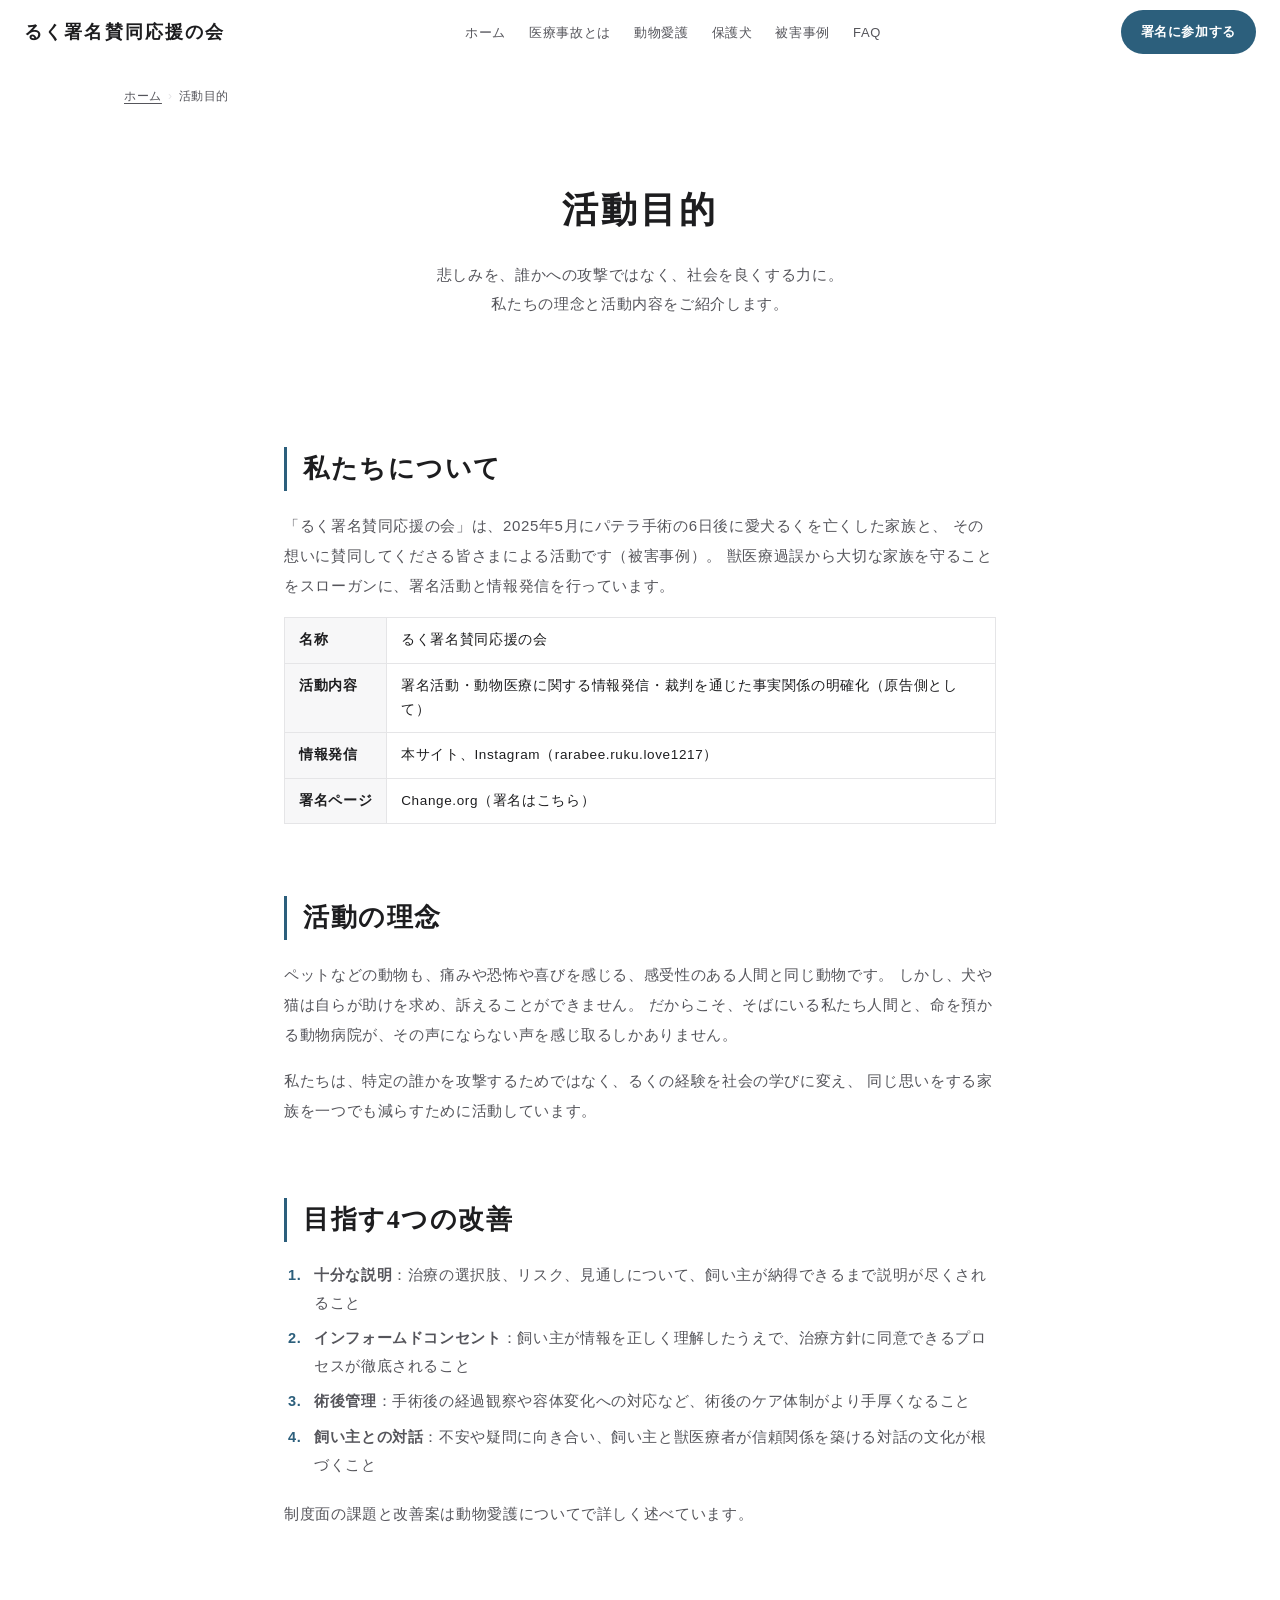
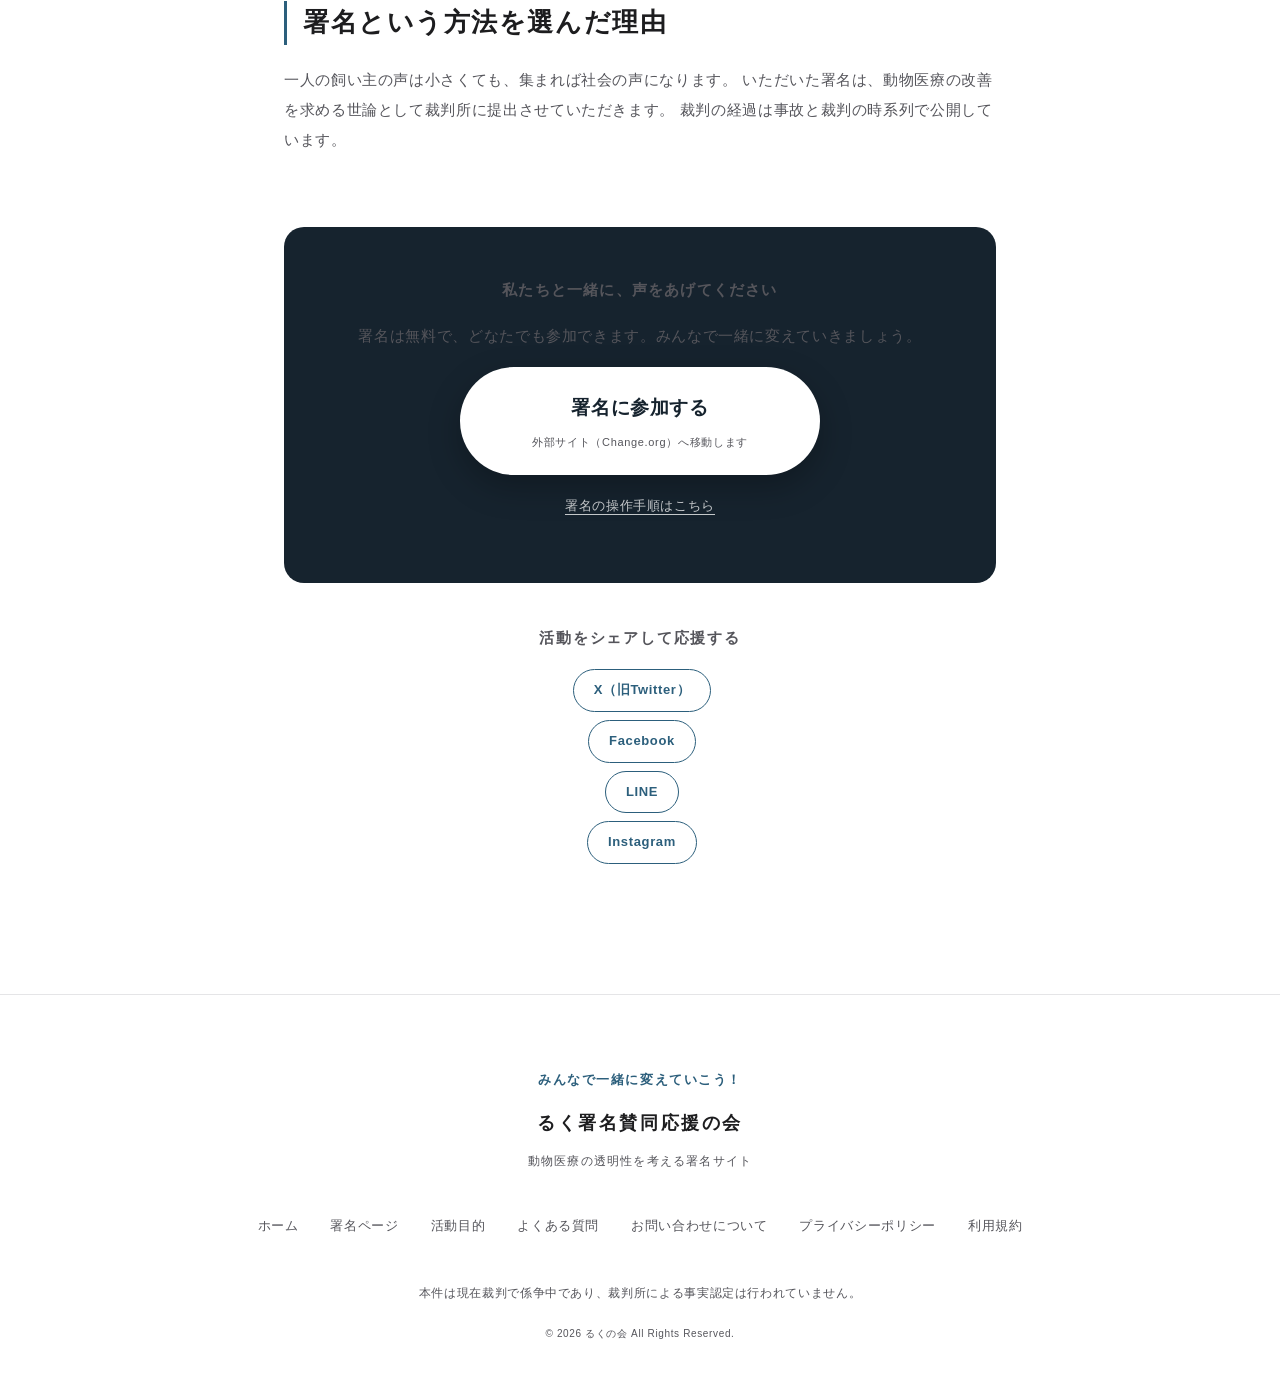
<file: katsudou/index.html>
<!DOCTYPE html>
<html lang="ja">
<head>
  <meta charset="UTF-8">
  <meta name="viewport" content="width=device-width, initial-scale=1.0">
  <title>活動目的｜るく署名賛同応援の会が目指す動物医療の改善</title>
  <meta name="description" content="るく署名賛同応援の会の活動目的をご紹介します。ペット医療事故で愛犬を亡くした経験から、十分な説明・インフォームドコンセント・術後管理・飼い主との対話が充実した動物医療の実現を目指しています。">

  <meta property="og:type" content="article">
  <meta property="og:site_name" content="るく署名賛同応援の会｜動物医療の透明性を考える署名サイト">
  <meta property="og:title" content="活動目的｜るく署名賛同応援の会が目指す動物医療の改善">
  <meta property="og:description" content="ペット医療事故で愛犬を亡くした経験から、動物医療の透明性向上を目指す活動の理念と内容をご紹介します。">
  <meta property="og:url" content="https://ruku-shomei.org/katsudou/">
  <meta property="og:image" content="https://ruku-shomei.org/images/hero.jpg">
  <meta property="og:locale" content="ja_JP">
  <meta name="twitter:card" content="summary_large_image">
  <meta name="twitter:title" content="活動目的｜るく署名賛同応援の会が目指す動物医療の改善">
  <meta name="twitter:description" content="動物医療の透明性向上を目指す活動の理念と内容をご紹介。">
  <meta name="twitter:image" content="https://ruku-shomei.org/images/hero.jpg">
  <link rel="canonical" href="https://ruku-shomei.org/katsudou/">

  <script type="application/ld+json">
  {
    "@context": "https://schema.org",
    "@graph": [
      {
        "@type": "Article",
        "@id": "https://ruku-shomei.org/katsudou/#article",
        "headline": "活動目的｜るく署名賛同応援の会が目指す動物医療の改善",
        "description": "ペット医療事故で愛犬を亡くした経験から、動物医療の透明性向上を目指す「るく署名賛同応援の会」の理念と活動内容。",
        "image": "https://ruku-shomei.org/images/hero.jpg",
        "author": { "@type": "Organization", "name": "るく署名賛同応援の会", "url": "https://ruku-shomei.org/" },
        "publisher": { "@type": "Organization", "name": "るく署名賛同応援の会", "url": "https://ruku-shomei.org/" },
        "datePublished": "2026-07-09",
        "dateModified": "2026-07-09",
        "mainEntityOfPage": "https://ruku-shomei.org/katsudou/",
        "inLanguage": "ja"
      },
      {
        "@type": "BreadcrumbList",
        "itemListElement": [
          { "@type": "ListItem", "position": 1, "name": "ホーム", "item": "https://ruku-shomei.org/" },
          { "@type": "ListItem", "position": 2, "name": "活動目的", "item": "https://ruku-shomei.org/katsudou/" }
        ]
      }
    ]
  }
  </script>

  <link rel="stylesheet" href="../css/style.css">
</head>
<body>
  <a class="skip-link" href="#main">本文へスキップ</a>

  <header class="header" id="header">
    <div class="header__inner">
      <a class="header__logo" href="../">るく署名賛同応援の会</a>
      <nav class="header__nav" aria-label="メインナビゲーション">
        <ul class="header__list">
          <li class="header__item"><a class="header__link" href="../">ホーム</a></li>
          <li class="header__item"><a class="header__link" href="../pet-iryou-jiko/">医療事故とは</a></li>
          <li class="header__item"><a class="header__link" href="../doubutsu-aigo/">動物愛護</a></li>
          <li class="header__item"><a class="header__link" href="../hogoken/">保護犬</a></li>
          <li class="header__item"><a class="header__link" href="../higai-jirei/">被害事例</a></li>
          <li class="header__item"><a class="header__link" href="../faq/">FAQ</a></li>
        </ul>
      </nav>
      <a class="header__cta" href="https://c.org/NDxfvLf6Ww" target="_blank" rel="noopener noreferrer">署名に参加する</a>
    </div>
  </header>

  <main id="main">
    <nav class="breadcrumb" aria-label="パンくずリスト">
      <ol class="breadcrumb__list">
        <li class="breadcrumb__item"><a class="breadcrumb__link" href="../">ホーム</a></li>
        <li class="breadcrumb__item" aria-current="page">活動目的</li>
      </ol>
    </nav>

    <div class="page-hero">
      <div class="page-hero__inner">
        <h1 class="page-hero__title">活動目的</h1>
        <p class="page-hero__lead">
          悲しみを、誰かへの攻撃ではなく、社会を良くする力に。<br class="u-pc-only">
          私たちの理念と活動内容をご紹介します。
        </p>
      </div>
    </div>

    <article class="article">
      <h2 class="js-fade">私たちについて</h2>
      <p class="js-fade">
        「るく署名賛同応援の会」は、2025年5月にパテラ手術の6日後に愛犬るくを亡くした家族と、
        その想いに賛同してくださる皆さまによる活動です（<a href="../higai-jirei/">被害事例</a>）。
        獣医療過誤から大切な家族を守ることをスローガンに、署名活動と情報発信を行っています。
      </p>
      <div class="table-wrap js-fade">
        <table>
          <tbody>
            <tr><th scope="row">名称</th><td>るく署名賛同応援の会</td></tr>
            <tr><th scope="row">活動内容</th><td>署名活動・動物医療に関する情報発信・裁判を通じた事実関係の明確化（原告側として）</td></tr>
            <tr><th scope="row">情報発信</th><td>本サイト、Instagram（rarabee.ruku.love1217）</td></tr>
            <tr><th scope="row">署名ページ</th><td>Change.org（<a href="https://c.org/NDxfvLf6Ww" target="_blank" rel="noopener noreferrer">署名はこちら</a>）</td></tr>
          </tbody>
        </table>
      </div>

      <h2 class="js-fade">活動の理念</h2>
      <p class="js-fade">
        ペットなどの動物も、痛みや恐怖や喜びを感じる、感受性のある人間と同じ動物です。
        しかし、犬や猫は自らが助けを求め、訴えることができません。
        だからこそ、そばにいる私たち人間と、命を預かる動物病院が、その声にならない声を感じ取るしかありません。
      </p>
      <p class="js-fade">
        私たちは、特定の誰かを攻撃するためではなく、るくの経験を社会の学びに変え、
        同じ思いをする家族を一つでも減らすために活動しています。
      </p>

      <h2 class="js-fade">目指す4つの改善</h2>
      <ol class="js-fade">
        <li><strong>十分な説明</strong>：治療の選択肢、リスク、見通しについて、飼い主が納得できるまで説明が尽くされること</li>
        <li><strong>インフォームドコンセント</strong>：飼い主が情報を正しく理解したうえで、治療方針に同意できるプロセスが徹底されること</li>
        <li><strong>術後管理</strong>：手術後の経過観察や容体変化への対応など、術後のケア体制がより手厚くなること</li>
        <li><strong>飼い主との対話</strong>：不安や疑問に向き合い、飼い主と獣医療者が信頼関係を築ける対話の文化が根づくこと</li>
      </ol>
      <p class="js-fade">
        制度面の課題と改善案は<a href="../doubutsu-aigo/">動物愛護について</a>で詳しく述べています。
      </p>

      <h2 class="js-fade">署名という方法を選んだ理由</h2>
      <p class="js-fade">
        一人の飼い主の声は小さくても、集まれば社会の声になります。
        いただいた署名は、動物医療の改善を求める世論として裁判所に提出させていただきます。
        裁判の経過は<a href="../jiko-keii/">事故と裁判の時系列</a>で公開しています。
      </p>

      <div class="cta-band js-fade">
        <p class="cta-band__title">私たちと一緒に、声をあげてください</p>
        <p class="cta-band__text">署名は無料で、どなたでも参加できます。みんなで一緒に変えていきましょう。</p>
        <a class="button button--large" href="https://c.org/NDxfvLf6Ww" target="_blank" rel="noopener noreferrer">
          署名に参加する
          <span class="button__sub">外部サイト（Change.org）へ移動します</span>
        </a>
        <p style="margin-top:14px;"><a class="howto-link howto-link--light" href="../#howto">署名の操作手順はこちら</a></p>
      </div>

      <div class="share js-fade">
        <p class="share__title">活動をシェアして応援する</p>
        <ul class="share__list">
          <li class="share__item"><a class="share__link" href="https://twitter.com/intent/tweet?url=https%3A%2F%2Fruku-shomei.org%2Fkatsudou%2F&text=%E3%82%8B%E3%81%8F%E7%BD%B2%E5%90%8D%E8%B3%9B%E5%90%8C%E5%BF%9C%E6%8F%B4%E3%81%AE%E4%BC%9A%E3%81%AE%E6%B4%BB%E5%8B%95%E7%9B%AE%E7%9A%84" target="_blank" rel="noopener noreferrer">X（旧Twitter）</a></li>
          <li class="share__item"><a class="share__link" href="https://www.facebook.com/sharer/sharer.php?u=https%3A%2F%2Fruku-shomei.org%2Fkatsudou%2F" target="_blank" rel="noopener noreferrer">Facebook</a></li>
          <li class="share__item"><a class="share__link" href="https://social-plugins.line.me/lineit/share?url=https%3A%2F%2Fruku-shomei.org%2Fkatsudou%2F" target="_blank" rel="noopener noreferrer">LINE</a></li>
          <li class="share__item"><a class="share__link" href="https://www.instagram.com/rarabee.ruku.love1217/" target="_blank" rel="noopener noreferrer">Instagram</a></li>
        </ul>
      </div>
    </article>
  </main>

  <footer class="footer">
    <div class="footer__inner">
      <p class="footer__slogan">みんなで一緒に変えていこう！</p>
      <p class="footer__logo">るく署名賛同応援の会</p>
      <p class="footer__tagline">動物医療の透明性を考える署名サイト</p>
      <nav class="footer__nav" aria-label="フッターナビゲーション">
        <ul class="footer__list">
          <li class="footer__item"><a class="footer__link" href="../">ホーム</a></li>
          <li class="footer__item"><a class="footer__link" href="../shomei/">署名ページ</a></li>
          <li class="footer__item"><a class="footer__link" href="../katsudou/">活動目的</a></li>
          <li class="footer__item"><a class="footer__link" href="../faq/">よくある質問</a></li>
          <li class="footer__item"><a class="footer__link" href="../contact/">お問い合わせについて</a></li>
          <li class="footer__item"><a class="footer__link" href="../privacy/">プライバシーポリシー</a></li>
          <li class="footer__item"><a class="footer__link" href="../terms/">利用規約</a></li>
        </ul>
      </nav>
      <p class="footer__note">本件は現在裁判で係争中であり、裁判所による事実認定は行われていません。</p>
      <p class="footer__copyright"><small>&copy; 2026 るくの会 All Rights Reserved.</small></p>
    </div>
  </footer>

  <script src="../js/main.js" defer></script>
</body>
</html>
</file>
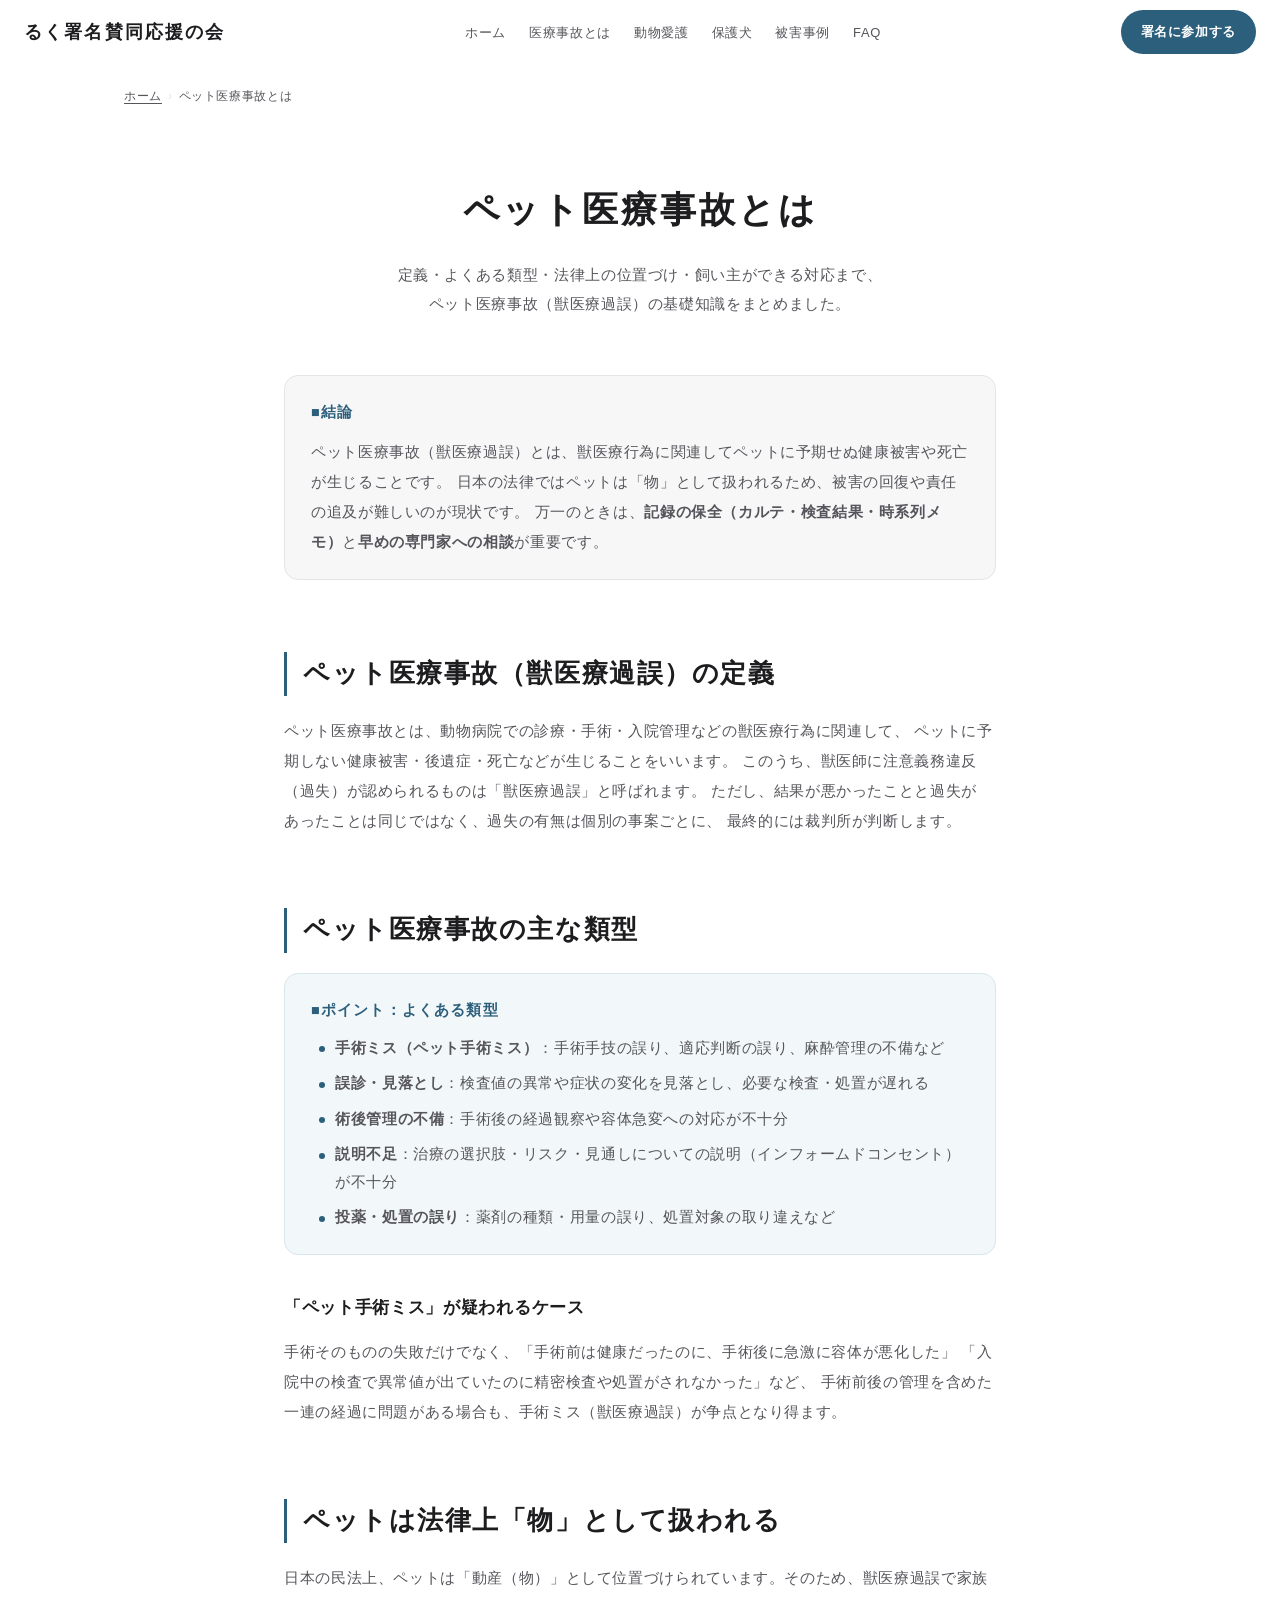
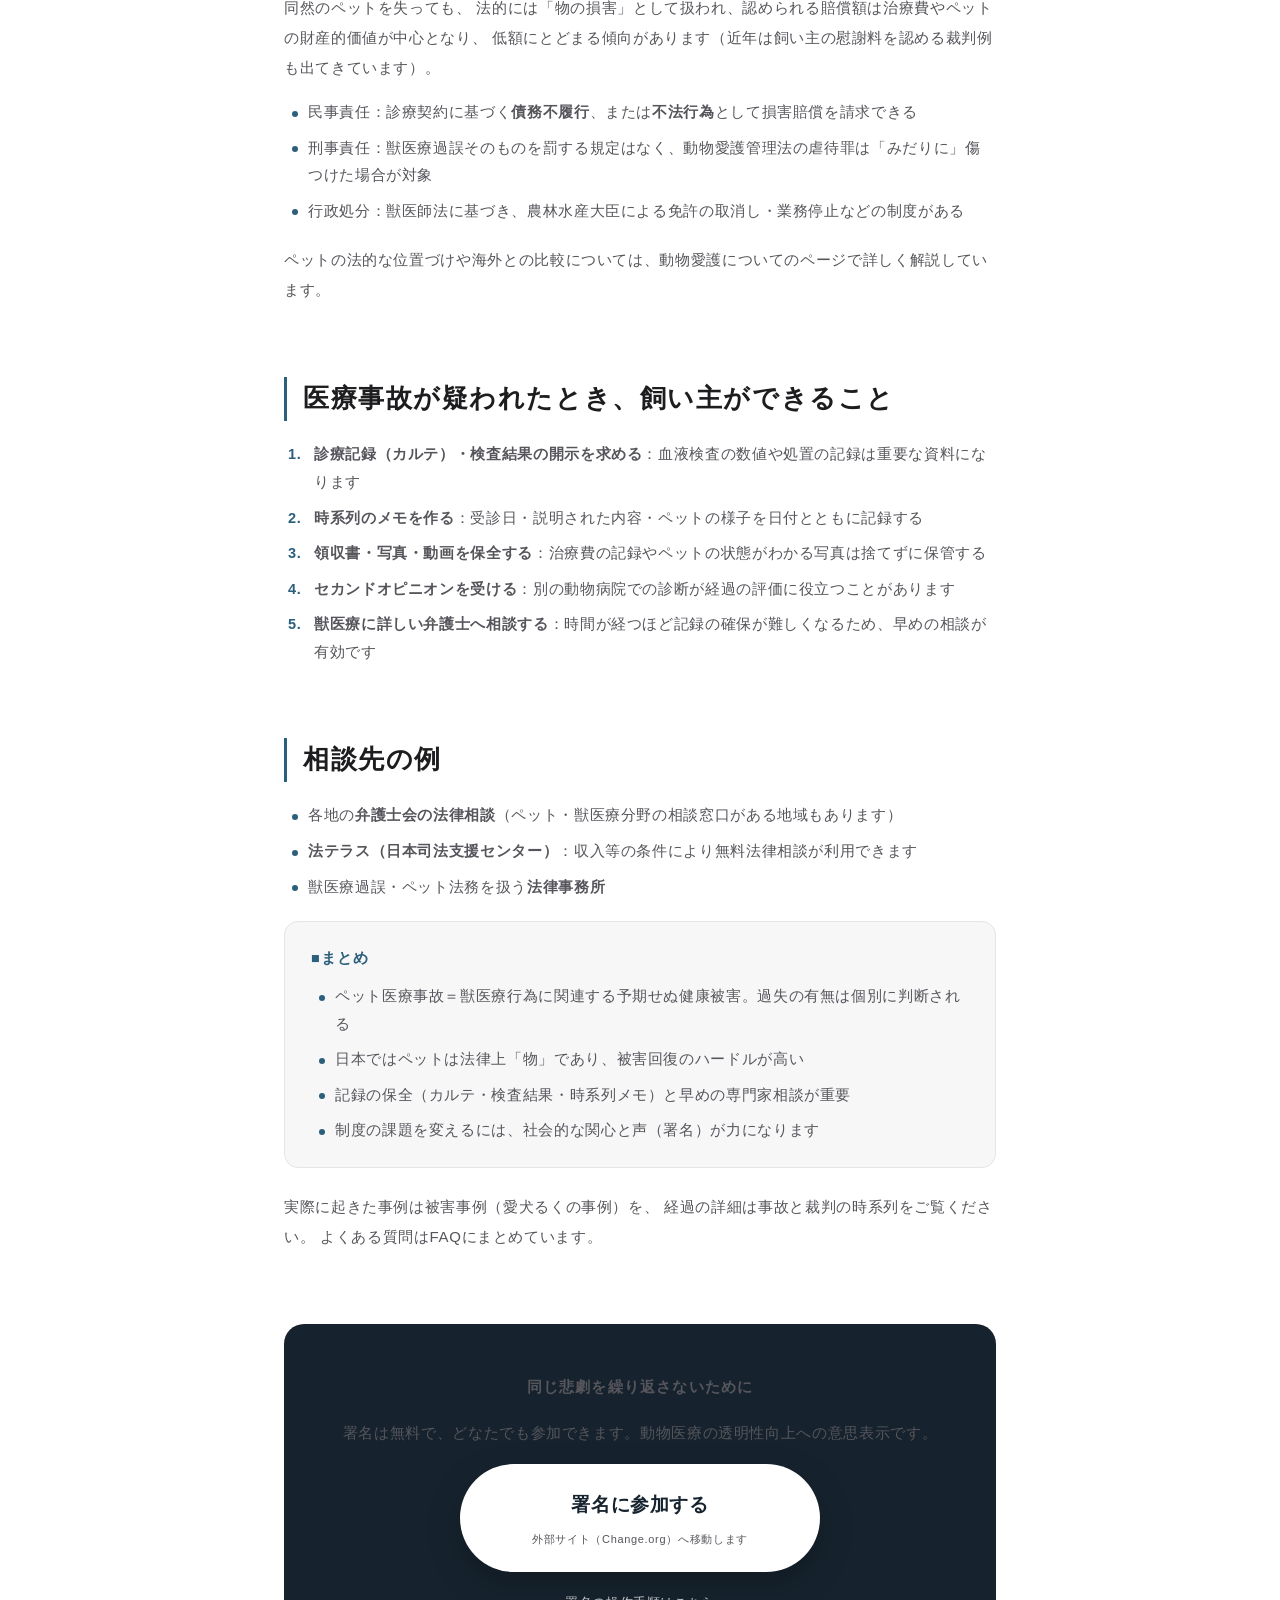
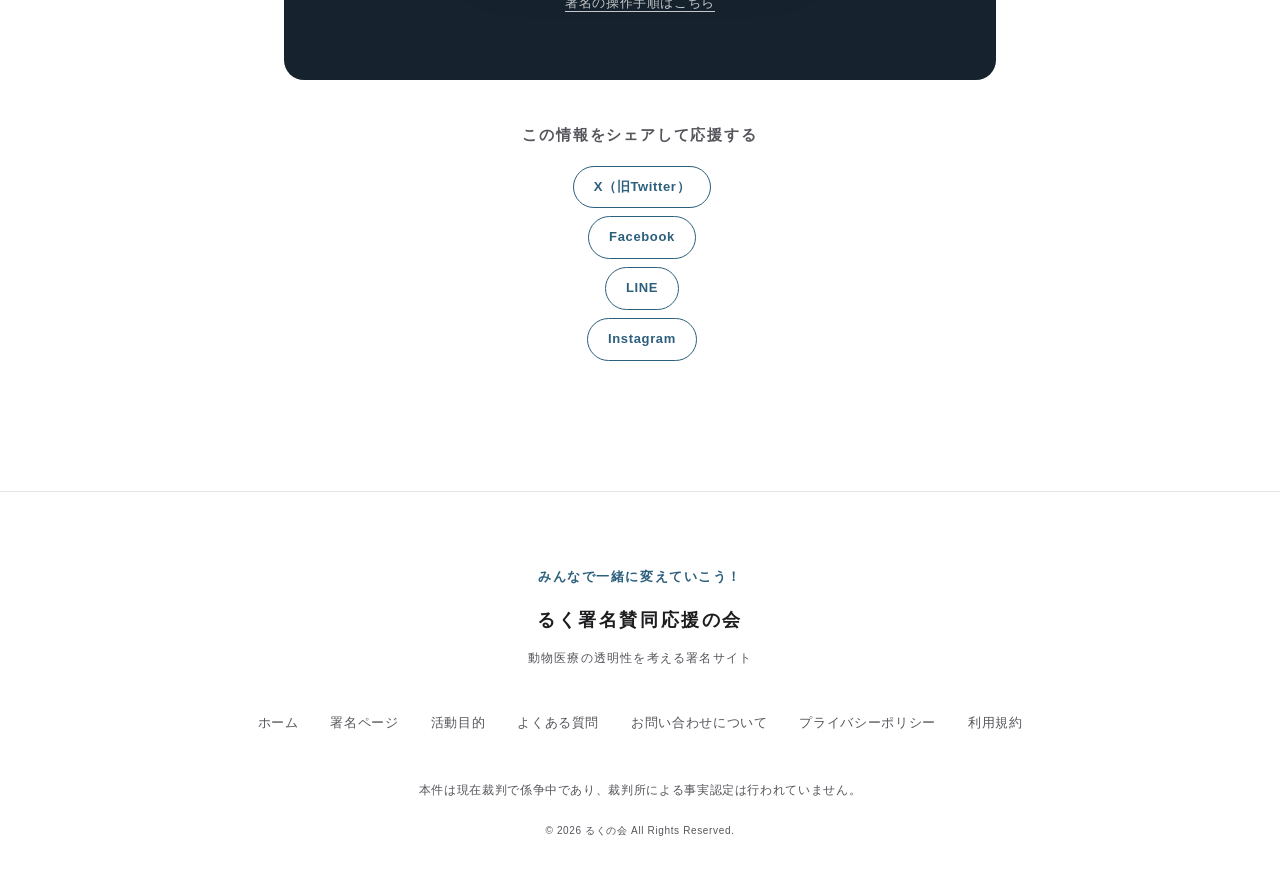
<file: pet-iryou-jiko/index.html>
<!DOCTYPE html>
<html lang="ja">
<head>
  <meta charset="UTF-8">
  <meta name="viewport" content="width=device-width, initial-scale=1.0">
  <title>ペット医療事故とは？手術ミスの類型と法律・対処法を解説</title>
  <meta name="description" content="ペット医療事故（獣医療過誤）の定義、手術ミス・誤診・術後管理不備などの類型、ペットが法律上「物」と扱われる現状、飼い主ができる証拠保全や相談先までをわかりやすく解説します。">

  <meta property="og:type" content="article">
  <meta property="og:site_name" content="るく署名賛同応援の会｜動物医療の透明性を考える署名サイト">
  <meta property="og:title" content="ペット医療事故とは？手術ミスの類型と法律・対処法を解説">
  <meta property="og:description" content="ペット医療事故（獣医療過誤）の定義、手術ミスなどの類型、法律上の位置づけ、飼い主ができる対応を解説。">
  <meta property="og:url" content="https://ruku-shomei.org/pet-iryou-jiko/">
  <meta property="og:image" content="https://ruku-shomei.org/images/hero.jpg">
  <meta property="og:locale" content="ja_JP">
  <meta name="twitter:card" content="summary_large_image">
  <meta name="twitter:title" content="ペット医療事故とは？手術ミスの類型と法律・対処法を解説">
  <meta name="twitter:description" content="ペット医療事故（獣医療過誤）の定義・類型・法律・対処法を解説。">
  <meta name="twitter:image" content="https://ruku-shomei.org/images/hero.jpg">
  <link rel="canonical" href="https://ruku-shomei.org/pet-iryou-jiko/">

  <script type="application/ld+json">
  {
    "@context": "https://schema.org",
    "@graph": [
      {
        "@type": "Article",
        "@id": "https://ruku-shomei.org/pet-iryou-jiko/#article",
        "headline": "ペット医療事故とは？手術ミスの類型と法律・対処法を解説",
        "description": "ペット医療事故（獣医療過誤）の定義、手術ミス・誤診・術後管理不備などの類型、法律上の位置づけ、飼い主ができる証拠保全や相談先を解説。",
        "image": "https://ruku-shomei.org/images/hero.jpg",
        "author": { "@type": "Organization", "name": "るく署名賛同応援の会", "url": "https://ruku-shomei.org/" },
        "publisher": { "@type": "Organization", "name": "るく署名賛同応援の会", "url": "https://ruku-shomei.org/" },
        "datePublished": "2026-07-09",
        "dateModified": "2026-07-09",
        "mainEntityOfPage": "https://ruku-shomei.org/pet-iryou-jiko/",
        "inLanguage": "ja"
      },
      {
        "@type": "BreadcrumbList",
        "itemListElement": [
          { "@type": "ListItem", "position": 1, "name": "ホーム", "item": "https://ruku-shomei.org/" },
          { "@type": "ListItem", "position": 2, "name": "ペット医療事故とは", "item": "https://ruku-shomei.org/pet-iryou-jiko/" }
        ]
      }
    ]
  }
  </script>

  <link rel="stylesheet" href="../css/style.css">
</head>
<body>
  <a class="skip-link" href="#main">本文へスキップ</a>

  <header class="header" id="header">
    <div class="header__inner">
      <a class="header__logo" href="../">るく署名賛同応援の会</a>
      <nav class="header__nav" aria-label="メインナビゲーション">
        <ul class="header__list">
          <li class="header__item"><a class="header__link" href="../">ホーム</a></li>
          <li class="header__item"><a class="header__link" href="../pet-iryou-jiko/">医療事故とは</a></li>
          <li class="header__item"><a class="header__link" href="../doubutsu-aigo/">動物愛護</a></li>
          <li class="header__item"><a class="header__link" href="../hogoken/">保護犬</a></li>
          <li class="header__item"><a class="header__link" href="../higai-jirei/">被害事例</a></li>
          <li class="header__item"><a class="header__link" href="../faq/">FAQ</a></li>
        </ul>
      </nav>
      <a class="header__cta" href="https://c.org/NDxfvLf6Ww" target="_blank" rel="noopener noreferrer">署名に参加する</a>
    </div>
  </header>

  <main id="main">
    <nav class="breadcrumb" aria-label="パンくずリスト">
      <ol class="breadcrumb__list">
        <li class="breadcrumb__item"><a class="breadcrumb__link" href="../">ホーム</a></li>
        <li class="breadcrumb__item" aria-current="page">ペット医療事故とは</li>
      </ol>
    </nav>

    <div class="page-hero">
      <div class="page-hero__inner">
        <h1 class="page-hero__title">ペット医療事故とは</h1>
        <p class="page-hero__lead">
          定義・よくある類型・法律上の位置づけ・飼い主ができる対応まで、<br class="u-pc-only">
          ペット医療事故（獣医療過誤）の基礎知識をまとめました。
        </p>
      </div>
    </div>

    <article class="article">
      <div class="box box--conclusion js-fade">
        <span class="box__label">■結論</span>
        <p>
          ペット医療事故（獣医療過誤）とは、獣医療行為に関連してペットに予期せぬ健康被害や死亡が生じることです。
          日本の法律ではペットは「物」として扱われるため、被害の回復や責任の追及が難しいのが現状です。
          万一のときは、<strong>記録の保全（カルテ・検査結果・時系列メモ）</strong>と<strong>早めの専門家への相談</strong>が重要です。
        </p>
      </div>

      <h2 class="js-fade">ペット医療事故（獣医療過誤）の定義</h2>
      <p class="js-fade">
        ペット医療事故とは、動物病院での診療・手術・入院管理などの獣医療行為に関連して、
        ペットに予期しない健康被害・後遺症・死亡などが生じることをいいます。
        このうち、獣医師に注意義務違反（過失）が認められるものは「獣医療過誤」と呼ばれます。
        ただし、結果が悪かったことと過失があったことは同じではなく、過失の有無は個別の事案ごとに、
        最終的には裁判所が判断します。
      </p>

      <h2 class="js-fade">ペット医療事故の主な類型</h2>
      <div class="box box--point js-fade">
        <span class="box__label">■ポイント：よくある類型</span>
        <ul>
          <li><strong>手術ミス（ペット手術ミス）</strong>：手術手技の誤り、適応判断の誤り、麻酔管理の不備など</li>
          <li><strong>誤診・見落とし</strong>：検査値の異常や症状の変化を見落とし、必要な検査・処置が遅れる</li>
          <li><strong>術後管理の不備</strong>：手術後の経過観察や容体急変への対応が不十分</li>
          <li><strong>説明不足</strong>：治療の選択肢・リスク・見通しについての説明（インフォームドコンセント）が不十分</li>
          <li><strong>投薬・処置の誤り</strong>：薬剤の種類・用量の誤り、処置対象の取り違えなど</li>
        </ul>
      </div>
      <h3 class="js-fade">「ペット手術ミス」が疑われるケース</h3>
      <p class="js-fade">
        手術そのものの失敗だけでなく、「手術前は健康だったのに、手術後に急激に容体が悪化した」
        「入院中の検査で異常値が出ていたのに精密検査や処置がされなかった」など、
        手術前後の管理を含めた一連の経過に問題がある場合も、手術ミス（獣医療過誤）が争点となり得ます。
      </p>

      <h2 class="js-fade">ペットは法律上「物」として扱われる</h2>
      <p class="js-fade">
        日本の民法上、ペットは「動産（物）」として位置づけられています。そのため、獣医療過誤で家族同然のペットを失っても、
        法的には「物の損害」として扱われ、認められる賠償額は治療費やペットの財産的価値が中心となり、
        低額にとどまる傾向があります（近年は飼い主の慰謝料を認める裁判例も出てきています）。
      </p>
      <ul class="js-fade">
        <li>民事責任：診療契約に基づく<strong>債務不履行</strong>、または<strong>不法行為</strong>として損害賠償を請求できる</li>
        <li>刑事責任：獣医療過誤そのものを罰する規定はなく、動物愛護管理法の虐待罪は「みだりに」傷つけた場合が対象</li>
        <li>行政処分：獣医師法に基づき、農林水産大臣による免許の取消し・業務停止などの制度がある</li>
      </ul>
      <p class="js-fade">
        ペットの法的な位置づけや海外との比較については、<a href="../doubutsu-aigo/">動物愛護についてのページ</a>で詳しく解説しています。
      </p>

      <h2 class="js-fade">医療事故が疑われたとき、飼い主ができること</h2>
      <ol class="js-fade">
        <li><strong>診療記録（カルテ）・検査結果の開示を求める</strong>：血液検査の数値や処置の記録は重要な資料になります</li>
        <li><strong>時系列のメモを作る</strong>：受診日・説明された内容・ペットの様子を日付とともに記録する</li>
        <li><strong>領収書・写真・動画を保全する</strong>：治療費の記録やペットの状態がわかる写真は捨てずに保管する</li>
        <li><strong>セカンドオピニオンを受ける</strong>：別の動物病院での診断が経過の評価に役立つことがあります</li>
        <li><strong>獣医療に詳しい弁護士へ相談する</strong>：時間が経つほど記録の確保が難しくなるため、早めの相談が有効です</li>
      </ol>

      <h2 class="js-fade">相談先の例</h2>
      <ul class="js-fade">
        <li>各地の<strong>弁護士会の法律相談</strong>（ペット・獣医療分野の相談窓口がある地域もあります）</li>
        <li><strong>法テラス（日本司法支援センター）</strong>：収入等の条件により無料法律相談が利用できます</li>
        <li>獣医療過誤・ペット法務を扱う<strong>法律事務所</strong></li>
      </ul>

      <div class="box box--conclusion js-fade">
        <span class="box__label">■まとめ</span>
        <ul>
          <li>ペット医療事故＝獣医療行為に関連する予期せぬ健康被害。過失の有無は個別に判断される</li>
          <li>日本ではペットは法律上「物」であり、被害回復のハードルが高い</li>
          <li>記録の保全（カルテ・検査結果・時系列メモ）と早めの専門家相談が重要</li>
          <li>制度の課題を変えるには、社会的な関心と声（署名）が力になります</li>
        </ul>
      </div>

      <p class="js-fade">
        実際に起きた事例は<a href="../higai-jirei/">被害事例（愛犬るくの事例）</a>を、
        経過の詳細は<a href="../jiko-keii/">事故と裁判の時系列</a>をご覧ください。
        よくある質問は<a href="../faq/">FAQ</a>にまとめています。
      </p>

      <div class="cta-band js-fade">
        <p class="cta-band__title">同じ悲劇を繰り返さないために</p>
        <p class="cta-band__text">署名は無料で、どなたでも参加できます。動物医療の透明性向上への意思表示です。</p>
        <a class="button button--large" href="https://c.org/NDxfvLf6Ww" target="_blank" rel="noopener noreferrer">
          署名に参加する
          <span class="button__sub">外部サイト（Change.org）へ移動します</span>
        </a>
        <p style="margin-top:14px;"><a class="howto-link howto-link--light" href="../#howto">署名の操作手順はこちら</a></p>
      </div>

      <div class="share js-fade">
        <p class="share__title">この情報をシェアして応援する</p>
        <ul class="share__list">
          <li class="share__item"><a class="share__link" href="https://twitter.com/intent/tweet?url=https%3A%2F%2Fruku-shomei.org%2Fpet-iryou-jiko%2F&text=%E3%83%9A%E3%83%83%E3%83%88%E5%8C%BB%E7%99%82%E4%BA%8B%E6%95%85%E3%81%A8%E3%81%AF%EF%BC%9F" target="_blank" rel="noopener noreferrer">X（旧Twitter）</a></li>
          <li class="share__item"><a class="share__link" href="https://www.facebook.com/sharer/sharer.php?u=https%3A%2F%2Fruku-shomei.org%2Fpet-iryou-jiko%2F" target="_blank" rel="noopener noreferrer">Facebook</a></li>
          <li class="share__item"><a class="share__link" href="https://social-plugins.line.me/lineit/share?url=https%3A%2F%2Fruku-shomei.org%2Fpet-iryou-jiko%2F" target="_blank" rel="noopener noreferrer">LINE</a></li>
          <li class="share__item"><a class="share__link" href="https://www.instagram.com/rarabee.ruku.love1217/" target="_blank" rel="noopener noreferrer">Instagram</a></li>
        </ul>
      </div>
    </article>
  </main>

  <footer class="footer">
    <div class="footer__inner">
      <p class="footer__slogan">みんなで一緒に変えていこう！</p>
      <p class="footer__logo">るく署名賛同応援の会</p>
      <p class="footer__tagline">動物医療の透明性を考える署名サイト</p>
      <nav class="footer__nav" aria-label="フッターナビゲーション">
        <ul class="footer__list">
          <li class="footer__item"><a class="footer__link" href="../">ホーム</a></li>
          <li class="footer__item"><a class="footer__link" href="../shomei/">署名ページ</a></li>
          <li class="footer__item"><a class="footer__link" href="../katsudou/">活動目的</a></li>
          <li class="footer__item"><a class="footer__link" href="../faq/">よくある質問</a></li>
          <li class="footer__item"><a class="footer__link" href="../contact/">お問い合わせについて</a></li>
          <li class="footer__item"><a class="footer__link" href="../privacy/">プライバシーポリシー</a></li>
          <li class="footer__item"><a class="footer__link" href="../terms/">利用規約</a></li>
        </ul>
      </nav>
      <p class="footer__note">本件は現在裁判で係争中であり、裁判所による事実認定は行われていません。</p>
      <p class="footer__copyright"><small>&copy; 2026 るくの会 All Rights Reserved.</small></p>
    </div>
  </footer>

  <script src="../js/main.js" defer></script>
</body>
</html>
</file>
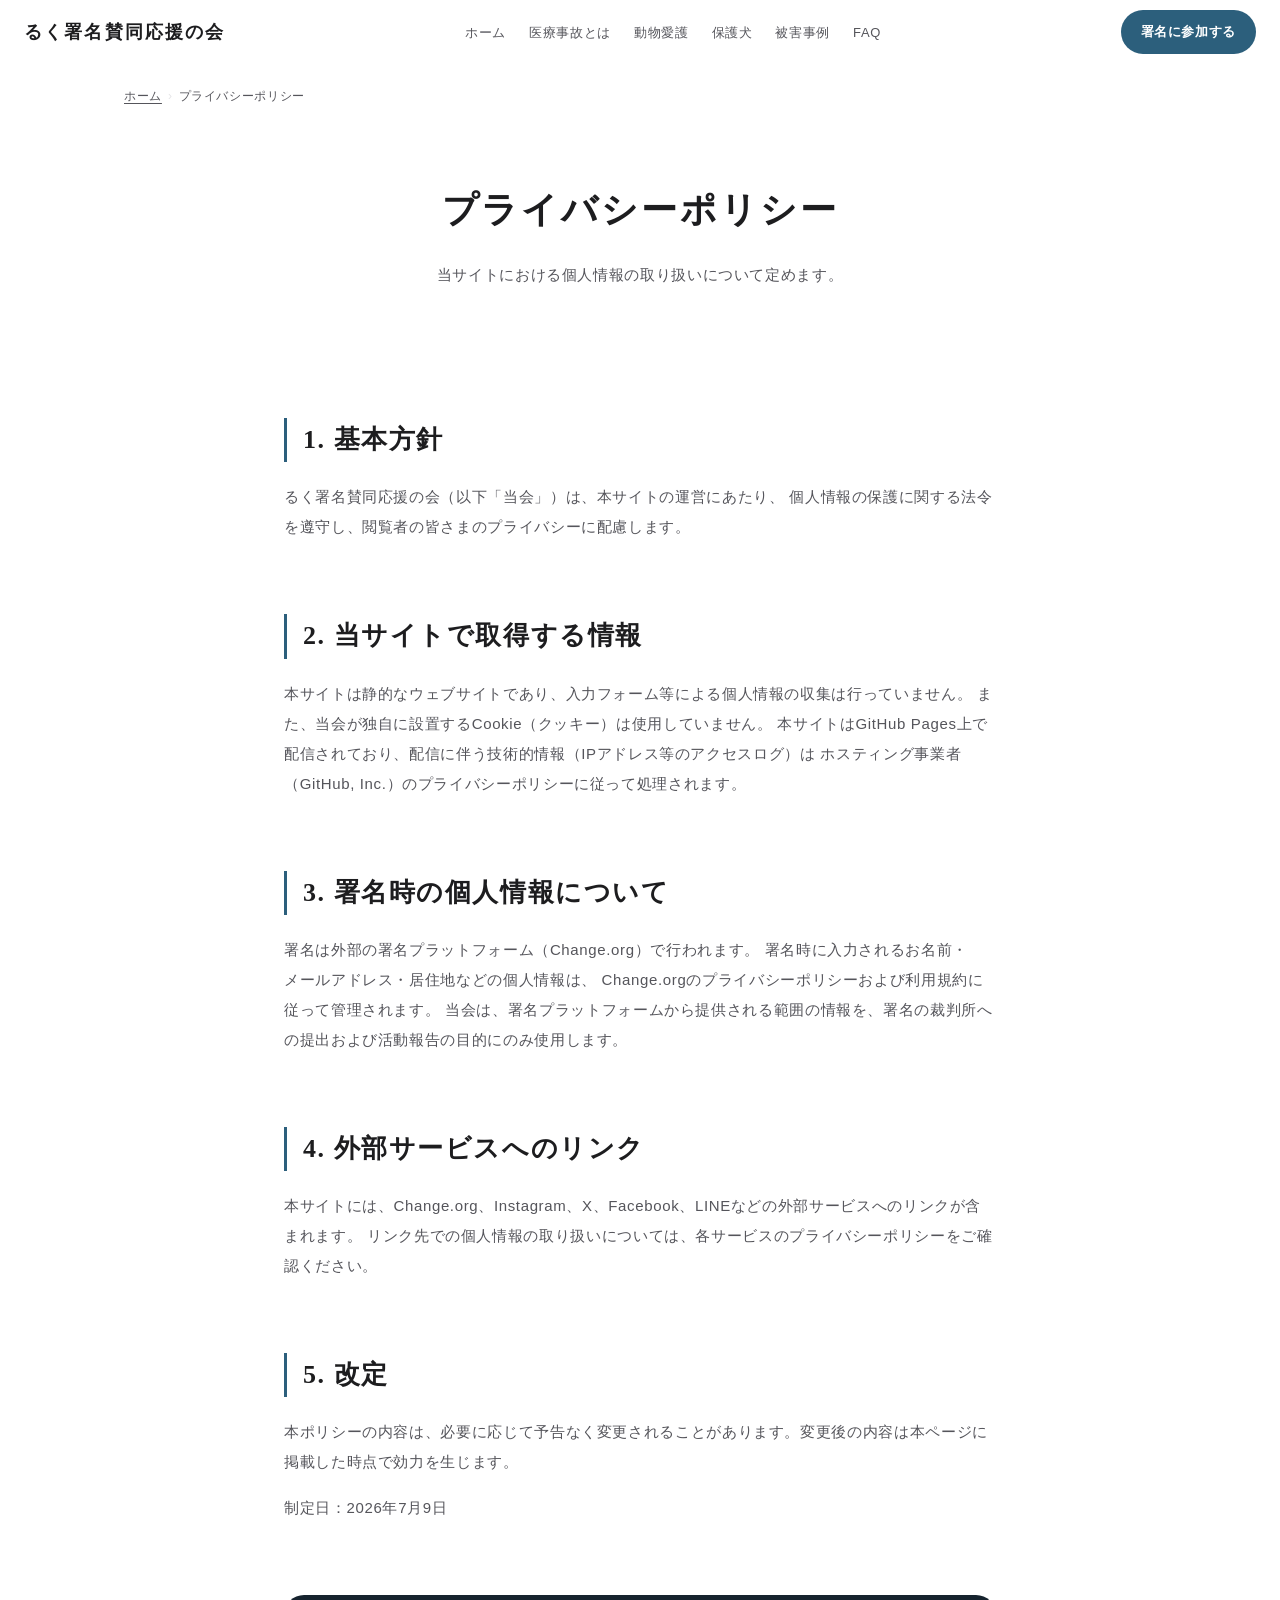
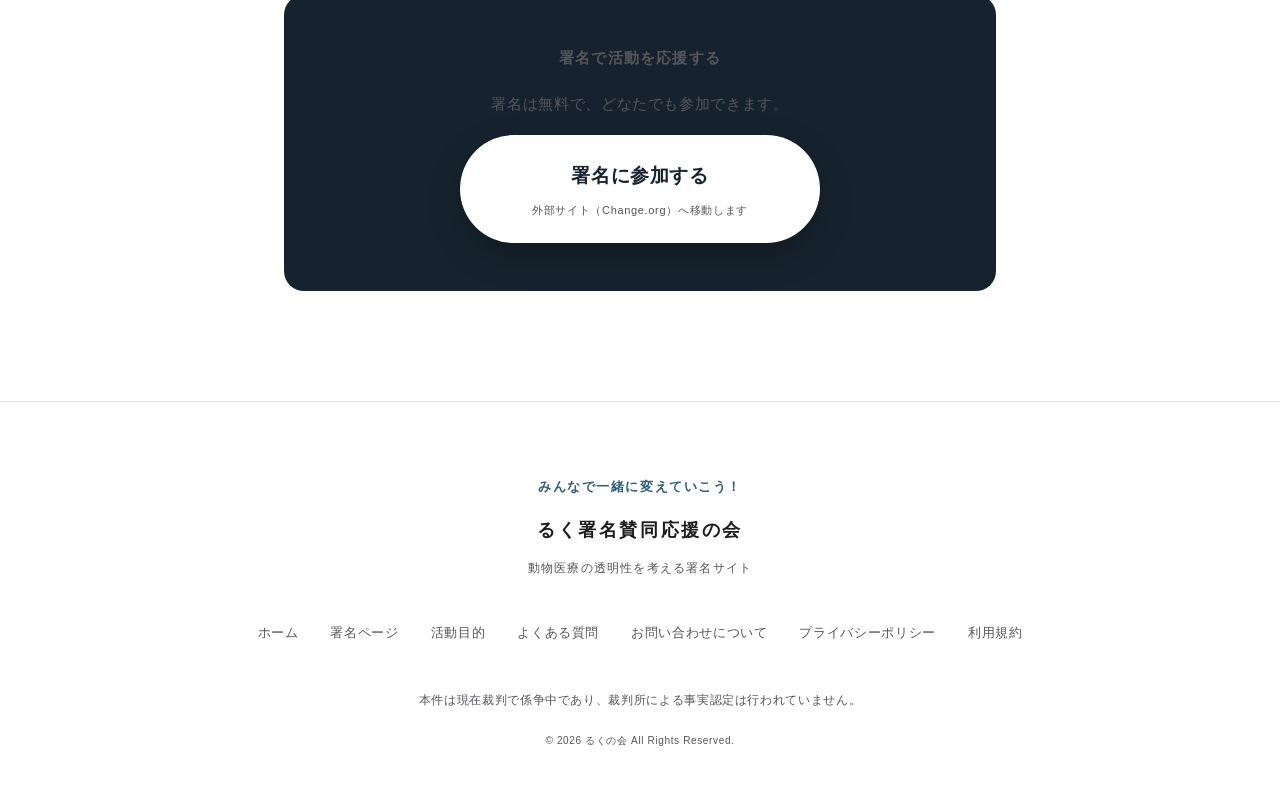
<file: privacy/index.html>
<!DOCTYPE html>
<html lang="ja">
<head>
  <meta charset="UTF-8">
  <meta name="viewport" content="width=device-width, initial-scale=1.0">
  <title>プライバシーポリシー｜るく署名賛同応援の会</title>
  <meta name="description" content="るく署名賛同応援の会（動物医療の透明性を考える署名サイト）のプライバシーポリシーです。当サイトでの個人情報の取り扱い、署名時の個人情報、外部サービスへのリンクについて定めています。">
  <meta name="robots" content="noindex, follow">

  <meta property="og:type" content="article">
  <meta property="og:site_name" content="るく署名賛同応援の会｜動物医療の透明性を考える署名サイト">
  <meta property="og:title" content="プライバシーポリシー｜るく署名賛同応援の会">
  <meta property="og:description" content="当サイトの個人情報の取り扱いについて。">
  <meta property="og:url" content="https://ruku-shomei.org/privacy/">
  <meta property="og:image" content="https://ruku-shomei.org/images/hero.jpg">
  <meta property="og:locale" content="ja_JP">
  <link rel="canonical" href="https://ruku-shomei.org/privacy/">

  <script type="application/ld+json">
  {
    "@context": "https://schema.org",
    "@type": "BreadcrumbList",
    "itemListElement": [
      { "@type": "ListItem", "position": 1, "name": "ホーム", "item": "https://ruku-shomei.org/" },
      { "@type": "ListItem", "position": 2, "name": "プライバシーポリシー", "item": "https://ruku-shomei.org/privacy/" }
    ]
  }
  </script>

  <link rel="stylesheet" href="../css/style.css">
</head>
<body>
  <a class="skip-link" href="#main">本文へスキップ</a>

  <header class="header" id="header">
    <div class="header__inner">
      <a class="header__logo" href="../">るく署名賛同応援の会</a>
      <nav class="header__nav" aria-label="メインナビゲーション">
        <ul class="header__list">
          <li class="header__item"><a class="header__link" href="../">ホーム</a></li>
          <li class="header__item"><a class="header__link" href="../pet-iryou-jiko/">医療事故とは</a></li>
          <li class="header__item"><a class="header__link" href="../doubutsu-aigo/">動物愛護</a></li>
          <li class="header__item"><a class="header__link" href="../hogoken/">保護犬</a></li>
          <li class="header__item"><a class="header__link" href="../higai-jirei/">被害事例</a></li>
          <li class="header__item"><a class="header__link" href="../faq/">FAQ</a></li>
        </ul>
      </nav>
      <a class="header__cta" href="https://c.org/NDxfvLf6Ww" target="_blank" rel="noopener noreferrer">署名に参加する</a>
    </div>
  </header>

  <main id="main">
    <nav class="breadcrumb" aria-label="パンくずリスト">
      <ol class="breadcrumb__list">
        <li class="breadcrumb__item"><a class="breadcrumb__link" href="../">ホーム</a></li>
        <li class="breadcrumb__item" aria-current="page">プライバシーポリシー</li>
      </ol>
    </nav>

    <div class="page-hero">
      <div class="page-hero__inner">
        <h1 class="page-hero__title">プライバシーポリシー</h1>
        <p class="page-hero__lead">当サイトにおける個人情報の取り扱いについて定めます。</p>
      </div>
    </div>

    <article class="article">
      <h2 class="js-fade">1. 基本方針</h2>
      <p class="js-fade">
        るく署名賛同応援の会（以下「当会」）は、本サイトの運営にあたり、
        個人情報の保護に関する法令を遵守し、閲覧者の皆さまのプライバシーに配慮します。
      </p>

      <h2 class="js-fade">2. 当サイトで取得する情報</h2>
      <p class="js-fade">
        本サイトは静的なウェブサイトであり、入力フォーム等による個人情報の収集は行っていません。
        また、当会が独自に設置するCookie（クッキー）は使用していません。
        本サイトはGitHub Pages上で配信されており、配信に伴う技術的情報（IPアドレス等のアクセスログ）は
        ホスティング事業者（GitHub, Inc.）のプライバシーポリシーに従って処理されます。
      </p>

      <h2 class="js-fade">3. 署名時の個人情報について</h2>
      <p class="js-fade">
        署名は外部の署名プラットフォーム（Change.org）で行われます。
        署名時に入力されるお名前・メールアドレス・居住地などの個人情報は、
        Change.orgのプライバシーポリシーおよび利用規約に従って管理されます。
        当会は、署名プラットフォームから提供される範囲の情報を、署名の裁判所への提出および活動報告の目的にのみ使用します。
      </p>

      <h2 class="js-fade">4. 外部サービスへのリンク</h2>
      <p class="js-fade">
        本サイトには、Change.org、Instagram、X、Facebook、LINEなどの外部サービスへのリンクが含まれます。
        リンク先での個人情報の取り扱いについては、各サービスのプライバシーポリシーをご確認ください。
      </p>

      <h2 class="js-fade">5. 改定</h2>
      <p class="js-fade">
        本ポリシーの内容は、必要に応じて予告なく変更されることがあります。変更後の内容は本ページに掲載した時点で効力を生じます。
      </p>
      <p class="js-fade">制定日：2026年7月9日</p>

      <div class="cta-band js-fade">
        <p class="cta-band__title">署名で活動を応援する</p>
        <p class="cta-band__text">署名は無料で、どなたでも参加できます。</p>
        <a class="button button--large" href="https://c.org/NDxfvLf6Ww" target="_blank" rel="noopener noreferrer">
          署名に参加する
          <span class="button__sub">外部サイト（Change.org）へ移動します</span>
        </a>
      </div>
    </article>
  </main>

  <footer class="footer">
    <div class="footer__inner">
      <p class="footer__slogan">みんなで一緒に変えていこう！</p>
      <p class="footer__logo">るく署名賛同応援の会</p>
      <p class="footer__tagline">動物医療の透明性を考える署名サイト</p>
      <nav class="footer__nav" aria-label="フッターナビゲーション">
        <ul class="footer__list">
          <li class="footer__item"><a class="footer__link" href="../">ホーム</a></li>
          <li class="footer__item"><a class="footer__link" href="../shomei/">署名ページ</a></li>
          <li class="footer__item"><a class="footer__link" href="../katsudou/">活動目的</a></li>
          <li class="footer__item"><a class="footer__link" href="../faq/">よくある質問</a></li>
          <li class="footer__item"><a class="footer__link" href="../contact/">お問い合わせについて</a></li>
          <li class="footer__item"><a class="footer__link" href="../privacy/">プライバシーポリシー</a></li>
          <li class="footer__item"><a class="footer__link" href="../terms/">利用規約</a></li>
        </ul>
      </nav>
      <p class="footer__note">本件は現在裁判で係争中であり、裁判所による事実認定は行われていません。</p>
      <p class="footer__copyright"><small>&copy; 2026 るくの会 All Rights Reserved.</small></p>
    </div>
  </footer>

  <script src="../js/main.js" defer></script>
</body>
</html>
</file>
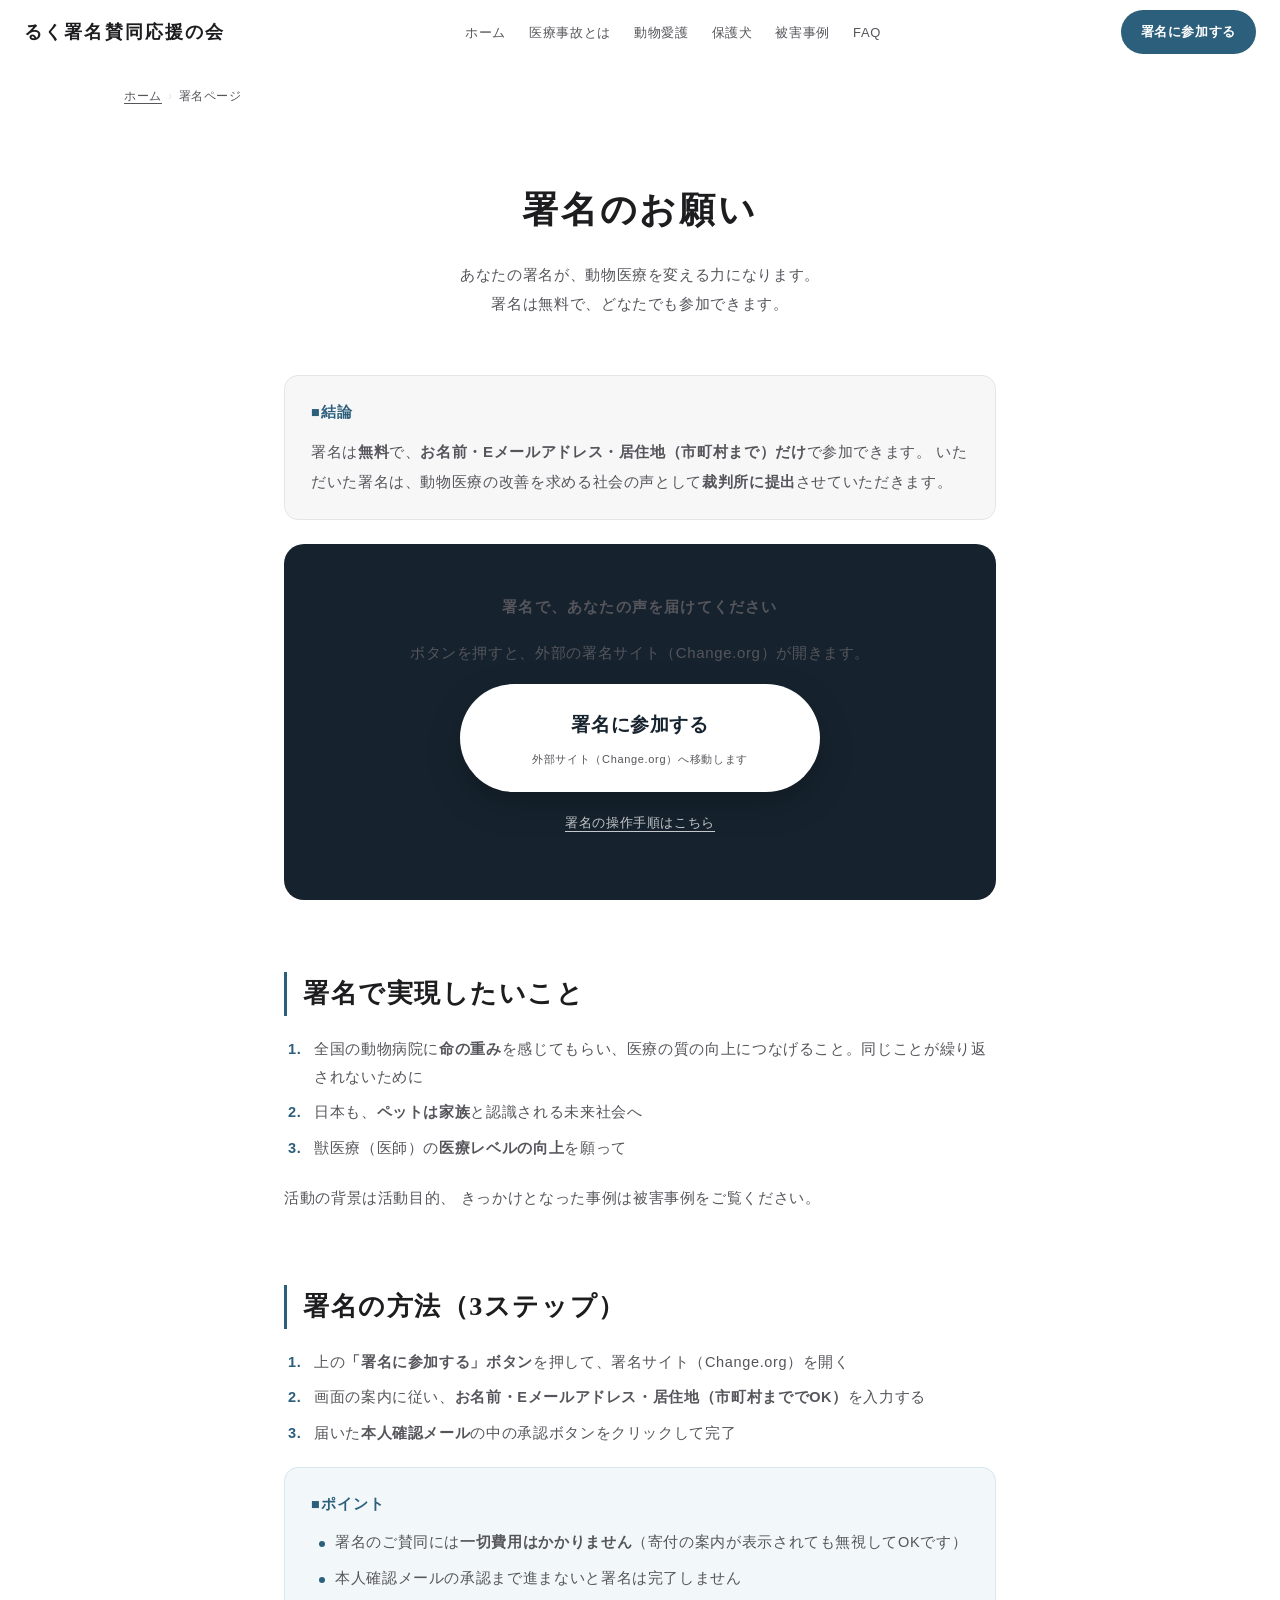
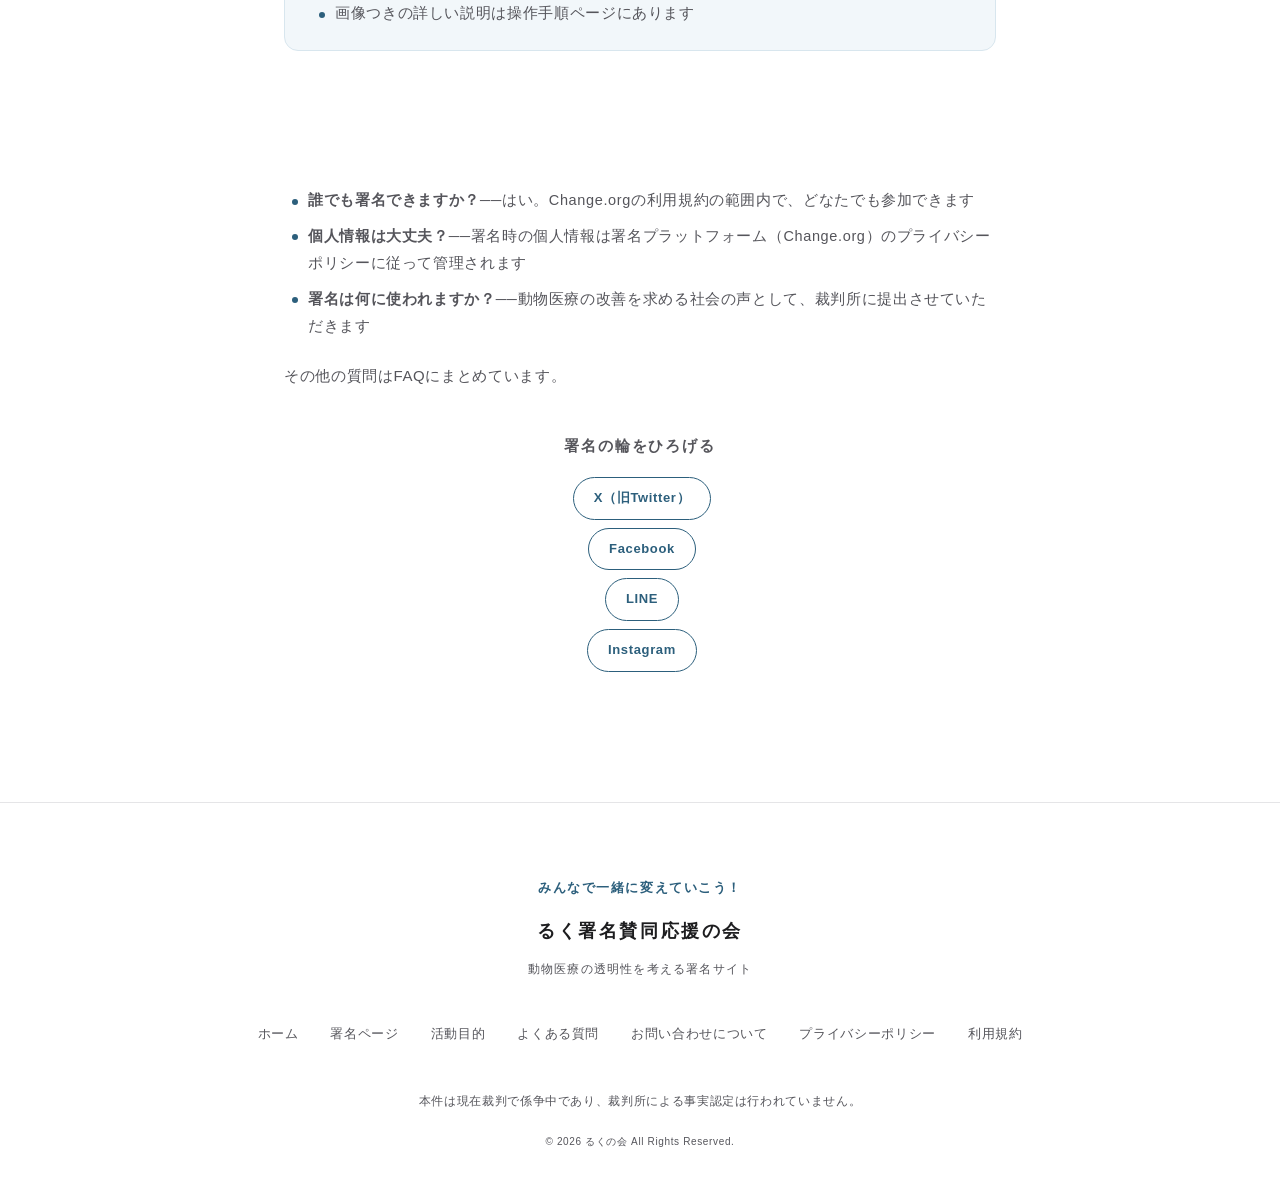
<file: shomei/index.html>
<!DOCTYPE html>
<html lang="ja">
<head>
  <meta charset="UTF-8">
  <meta name="viewport" content="width=device-width, initial-scale=1.0">
  <title>署名のお願い｜ペット医療事故の再発防止を目指す署名活動</title>
  <meta name="description" content="ペット医療事故の再発防止と動物医療の透明性向上を目指す署名活動です。署名は無料で、お名前・メールアドレス・居住地（市町村まで）だけで参加できます。いただいた署名は裁判所に提出させていただきます。">

  <meta property="og:type" content="article">
  <meta property="og:site_name" content="るく署名賛同応援の会｜動物医療の透明性を考える署名サイト">
  <meta property="og:title" content="署名のお願い｜ペット医療事故の再発防止を目指す署名活動">
  <meta property="og:description" content="署名は無料・簡単。ペット医療事故の再発防止と動物医療の透明性向上への意思表示にご協力ください。">
  <meta property="og:url" content="https://ruku-shomei.org/shomei/">
  <meta property="og:image" content="https://ruku-shomei.org/images/hero.jpg">
  <meta property="og:locale" content="ja_JP">
  <meta name="twitter:card" content="summary_large_image">
  <meta name="twitter:title" content="署名のお願い｜ペット医療事故の再発防止を目指す署名活動">
  <meta name="twitter:description" content="署名は無料・簡単。動物医療の透明性向上にご協力ください。">
  <meta name="twitter:image" content="https://ruku-shomei.org/images/hero.jpg">
  <link rel="canonical" href="https://ruku-shomei.org/shomei/">

  <script type="application/ld+json">
  {
    "@context": "https://schema.org",
    "@graph": [
      {
        "@type": "Article",
        "@id": "https://ruku-shomei.org/shomei/#article",
        "headline": "署名のお願い｜ペット医療事故の再発防止を目指す署名活動",
        "description": "ペット医療事故の再発防止と動物医療の透明性向上を目指す署名活動。署名は無料で、いただいた署名は裁判所に提出。",
        "image": "https://ruku-shomei.org/images/hero.jpg",
        "author": { "@type": "Organization", "name": "るく署名賛同応援の会", "url": "https://ruku-shomei.org/" },
        "publisher": { "@type": "Organization", "name": "るく署名賛同応援の会", "url": "https://ruku-shomei.org/" },
        "datePublished": "2026-07-09",
        "dateModified": "2026-07-09",
        "mainEntityOfPage": "https://ruku-shomei.org/shomei/",
        "inLanguage": "ja"
      },
      {
        "@type": "BreadcrumbList",
        "itemListElement": [
          { "@type": "ListItem", "position": 1, "name": "ホーム", "item": "https://ruku-shomei.org/" },
          { "@type": "ListItem", "position": 2, "name": "署名ページ", "item": "https://ruku-shomei.org/shomei/" }
        ]
      }
    ]
  }
  </script>

  <link rel="stylesheet" href="../css/style.css">
</head>
<body>
  <a class="skip-link" href="#main">本文へスキップ</a>

  <header class="header" id="header">
    <div class="header__inner">
      <a class="header__logo" href="../">るく署名賛同応援の会</a>
      <nav class="header__nav" aria-label="メインナビゲーション">
        <ul class="header__list">
          <li class="header__item"><a class="header__link" href="../">ホーム</a></li>
          <li class="header__item"><a class="header__link" href="../pet-iryou-jiko/">医療事故とは</a></li>
          <li class="header__item"><a class="header__link" href="../doubutsu-aigo/">動物愛護</a></li>
          <li class="header__item"><a class="header__link" href="../hogoken/">保護犬</a></li>
          <li class="header__item"><a class="header__link" href="../higai-jirei/">被害事例</a></li>
          <li class="header__item"><a class="header__link" href="../faq/">FAQ</a></li>
        </ul>
      </nav>
      <a class="header__cta" href="https://c.org/NDxfvLf6Ww" target="_blank" rel="noopener noreferrer">署名に参加する</a>
    </div>
  </header>

  <main id="main">
    <nav class="breadcrumb" aria-label="パンくずリスト">
      <ol class="breadcrumb__list">
        <li class="breadcrumb__item"><a class="breadcrumb__link" href="../">ホーム</a></li>
        <li class="breadcrumb__item" aria-current="page">署名ページ</li>
      </ol>
    </nav>

    <div class="page-hero">
      <div class="page-hero__inner">
        <h1 class="page-hero__title">署名のお願い</h1>
        <p class="page-hero__lead">
          あなたの署名が、動物医療を変える力になります。<br class="u-pc-only">
          署名は無料で、どなたでも参加できます。
        </p>
      </div>
    </div>

    <article class="article">
      <div class="box box--conclusion js-fade">
        <span class="box__label">■結論</span>
        <p>
          署名は<strong>無料</strong>で、<strong>お名前・Eメールアドレス・居住地（市町村まで）だけ</strong>で参加できます。
          いただいた署名は、動物医療の改善を求める社会の声として<strong>裁判所に提出</strong>させていただきます。
        </p>
      </div>

      <div class="cta-band js-fade" style="margin-top: 0;">
        <p class="cta-band__title">署名で、あなたの声を届けてください</p>
        <p class="cta-band__text">ボタンを押すと、外部の署名サイト（Change.org）が開きます。</p>
        <a class="button button--large" href="https://c.org/NDxfvLf6Ww" target="_blank" rel="noopener noreferrer">
          署名に参加する
          <span class="button__sub">外部サイト（Change.org）へ移動します</span>
        </a>
        <p style="margin-top:14px;"><a class="howto-link howto-link--light" href="../#howto">署名の操作手順はこちら</a></p>
      </div>

      <h2 class="js-fade">署名で実現したいこと</h2>
      <ol class="js-fade">
        <li>全国の動物病院に<strong>命の重み</strong>を感じてもらい、医療の質の向上につなげること。同じことが繰り返されないために</li>
        <li>日本も、<strong>ペットは家族</strong>と認識される未来社会へ</li>
        <li>獣医療（医師）の<strong>医療レベルの向上</strong>を願って</li>
      </ol>
      <p class="js-fade">
        活動の背景は<a href="../katsudou/">活動目的</a>、
        きっかけとなった事例は<a href="../higai-jirei/">被害事例</a>をご覧ください。
      </p>

      <h2 class="js-fade">署名の方法（3ステップ）</h2>
      <ol class="js-fade">
        <li>上の<strong>「署名に参加する」ボタン</strong>を押して、署名サイト（Change.org）を開く</li>
        <li>画面の案内に従い、<strong>お名前・Eメールアドレス・居住地（市町村まででOK）</strong>を入力する</li>
        <li>届いた<strong>本人確認メール</strong>の中の承認ボタンをクリックして完了</li>
      </ol>
      <div class="box box--point js-fade">
        <span class="box__label">■ポイント</span>
        <ul>
          <li>署名のご賛同には<strong>一切費用はかかりません</strong>（寄付の案内が表示されても無視してOKです）</li>
          <li>本人確認メールの承認まで進まないと署名は完了しません</li>
          <li>画像つきの詳しい説明は<a href="../#howto">操作手順ページ</a>にあります</li>
        </ul>
      </div>

      <h2 class="js-fade">署名に関するよくある質問</h2>
      <ul class="js-fade">
        <li><strong>誰でも署名できますか？</strong>──はい。Change.orgの利用規約の範囲内で、どなたでも参加できます</li>
        <li><strong>個人情報は大丈夫？</strong>──署名時の個人情報は署名プラットフォーム（Change.org）のプライバシーポリシーに従って管理されます</li>
        <li><strong>署名は何に使われますか？</strong>──動物医療の改善を求める社会の声として、裁判所に提出させていただきます</li>
      </ul>
      <p class="js-fade">その他の質問は<a href="../faq/">FAQ</a>にまとめています。</p>

      <div class="share js-fade">
        <p class="share__title">署名の輪をひろげる</p>
        <ul class="share__list">
          <li class="share__item"><a class="share__link" href="https://twitter.com/intent/tweet?url=https%3A%2F%2Fruku-shomei.org%2Fshomei%2F&text=%E3%83%9A%E3%83%83%E3%83%88%E5%8C%BB%E7%99%82%E4%BA%8B%E6%95%85%E3%81%AE%E5%86%8D%E7%99%BA%E9%98%B2%E6%AD%A2%E3%82%92%E7%9B%AE%E6%8C%87%E3%81%99%E7%BD%B2%E5%90%8D%E6%B4%BB%E5%8B%95" target="_blank" rel="noopener noreferrer">X（旧Twitter）</a></li>
          <li class="share__item"><a class="share__link" href="https://www.facebook.com/sharer/sharer.php?u=https%3A%2F%2Fruku-shomei.org%2Fshomei%2F" target="_blank" rel="noopener noreferrer">Facebook</a></li>
          <li class="share__item"><a class="share__link" href="https://social-plugins.line.me/lineit/share?url=https%3A%2F%2Fruku-shomei.org%2Fshomei%2F" target="_blank" rel="noopener noreferrer">LINE</a></li>
          <li class="share__item"><a class="share__link" href="https://www.instagram.com/rarabee.ruku.love1217/" target="_blank" rel="noopener noreferrer">Instagram</a></li>
        </ul>
      </div>
    </article>
  </main>

  <footer class="footer">
    <div class="footer__inner">
      <p class="footer__slogan">みんなで一緒に変えていこう！</p>
      <p class="footer__logo">るく署名賛同応援の会</p>
      <p class="footer__tagline">動物医療の透明性を考える署名サイト</p>
      <nav class="footer__nav" aria-label="フッターナビゲーション">
        <ul class="footer__list">
          <li class="footer__item"><a class="footer__link" href="../">ホーム</a></li>
          <li class="footer__item"><a class="footer__link" href="../shomei/">署名ページ</a></li>
          <li class="footer__item"><a class="footer__link" href="../katsudou/">活動目的</a></li>
          <li class="footer__item"><a class="footer__link" href="../faq/">よくある質問</a></li>
          <li class="footer__item"><a class="footer__link" href="../contact/">お問い合わせについて</a></li>
          <li class="footer__item"><a class="footer__link" href="../privacy/">プライバシーポリシー</a></li>
          <li class="footer__item"><a class="footer__link" href="../terms/">利用規約</a></li>
        </ul>
      </nav>
      <p class="footer__note">本件は現在裁判で係争中であり、裁判所による事実認定は行われていません。</p>
      <p class="footer__copyright"><small>&copy; 2026 るくの会 All Rights Reserved.</small></p>
    </div>
  </footer>

  <script src="../js/main.js" defer></script>
</body>
</html>
</file>
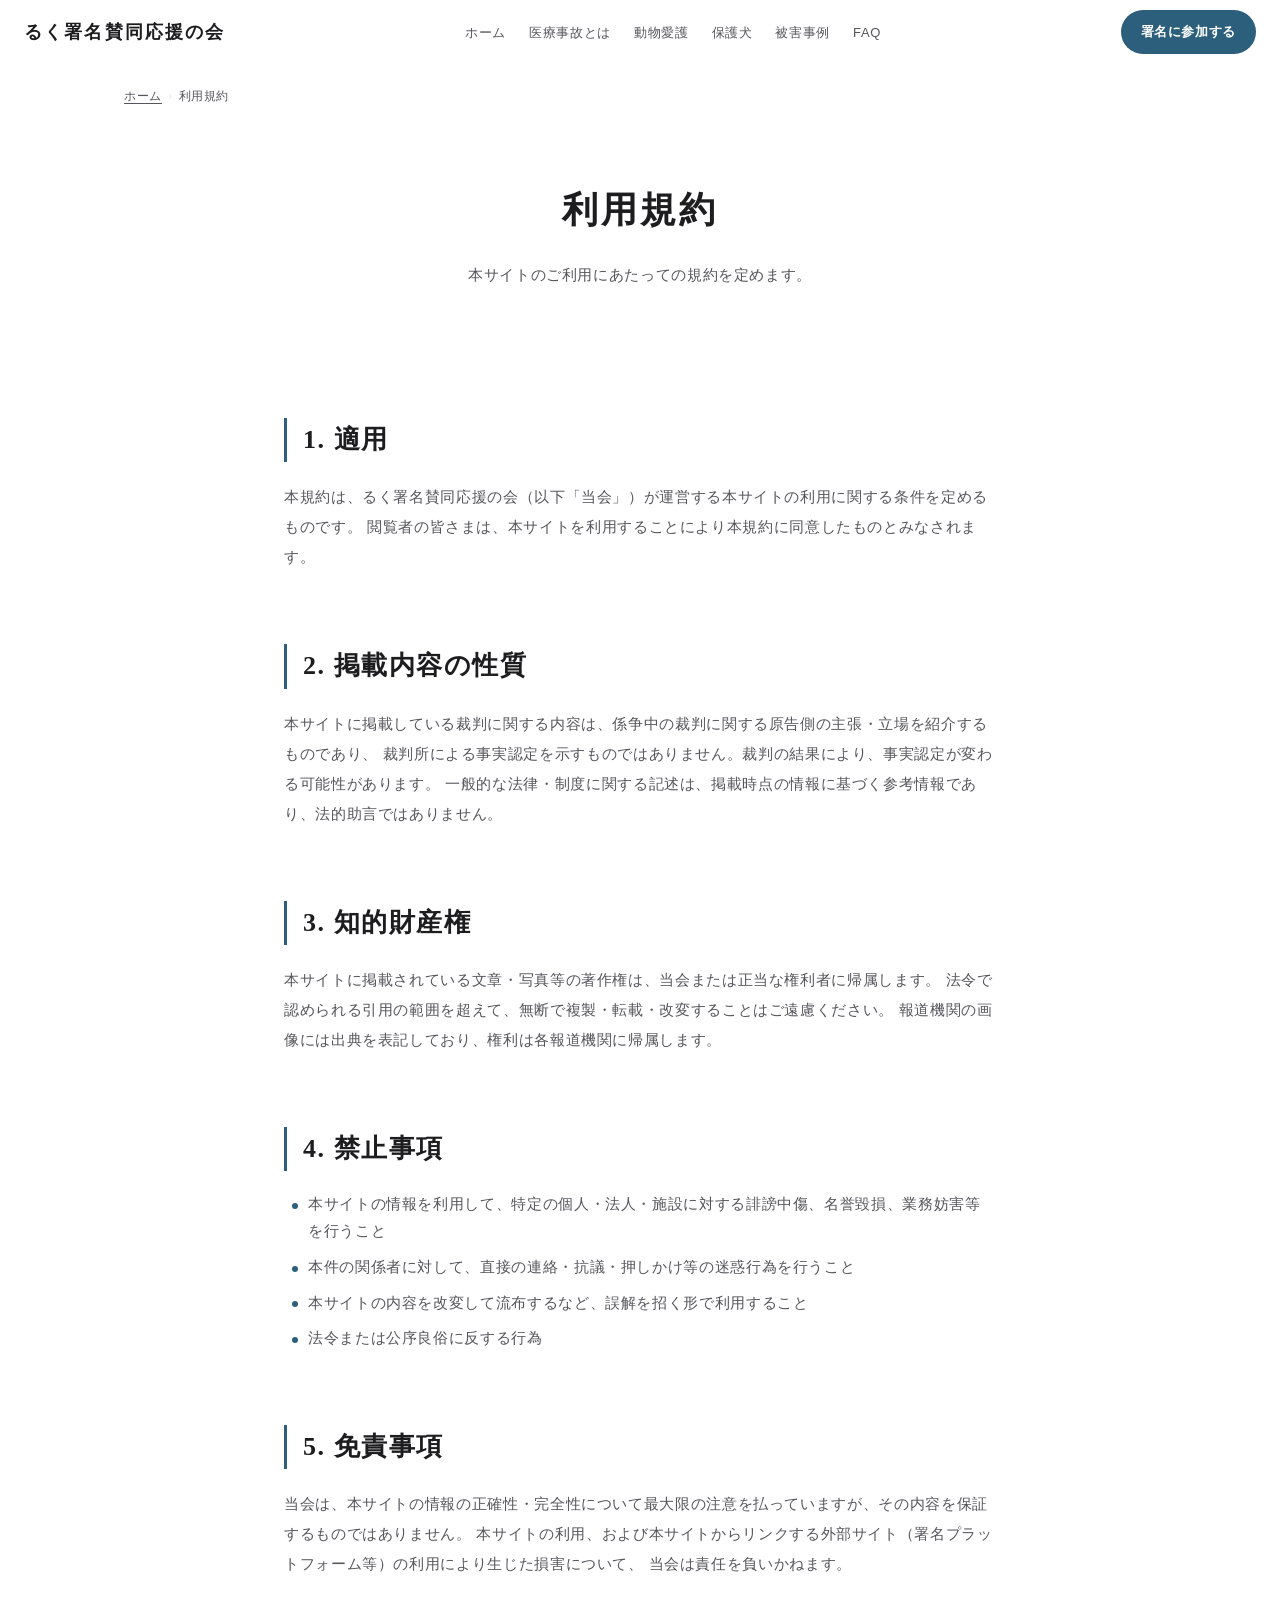
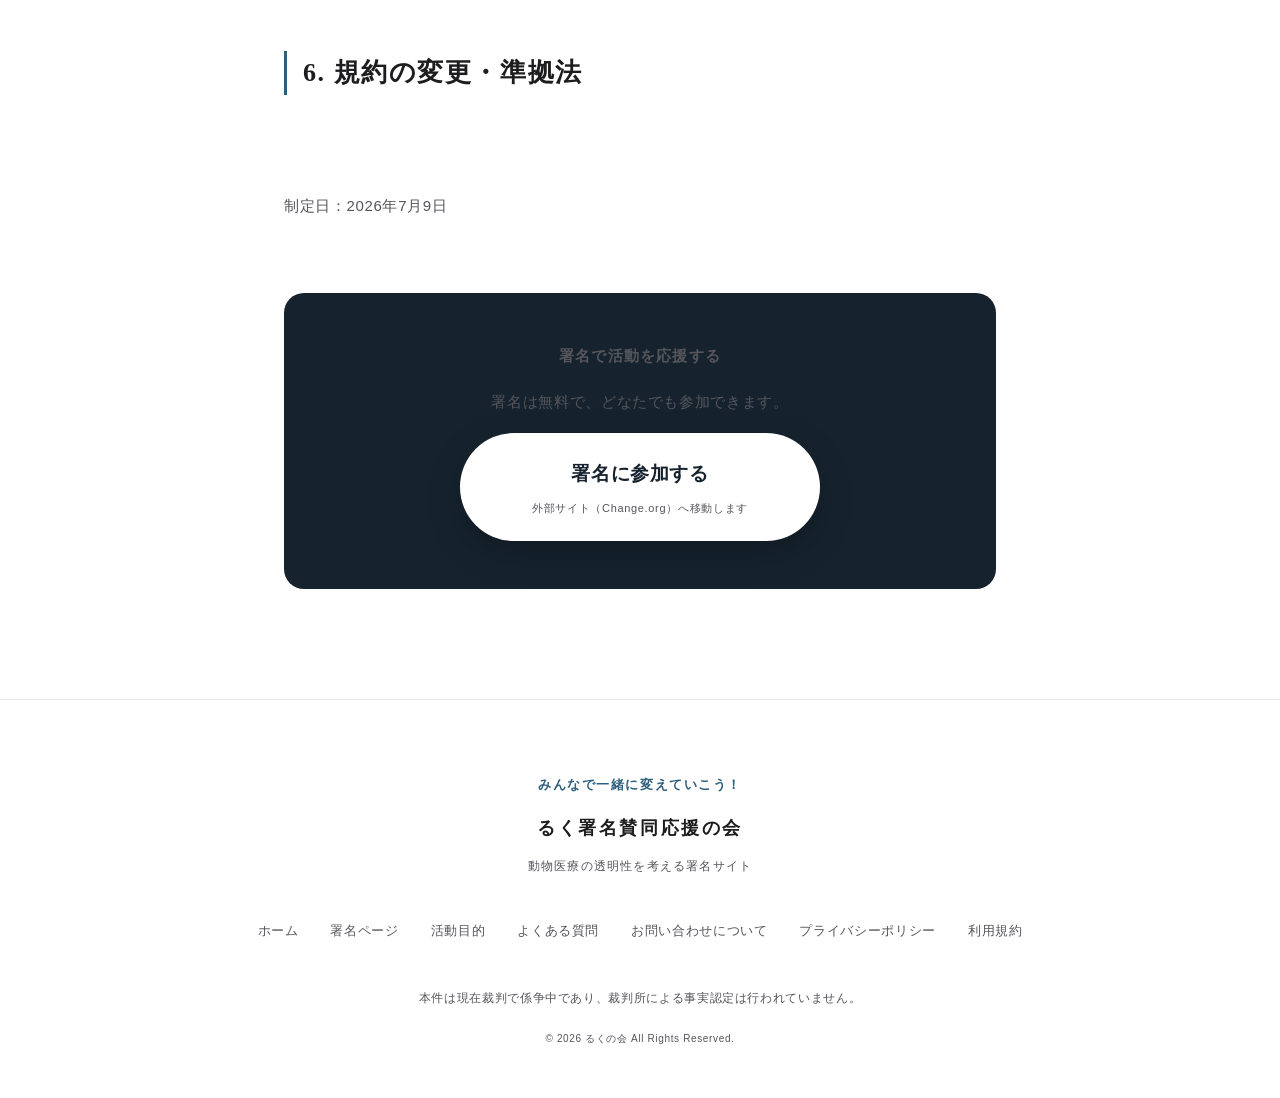
<file: terms/index.html>
<!DOCTYPE html>
<html lang="ja">
<head>
  <meta charset="UTF-8">
  <meta name="viewport" content="width=device-width, initial-scale=1.0">
  <title>利用規約｜るく署名賛同応援の会</title>
  <meta name="description" content="るく署名賛同応援の会（動物医療の透明性を考える署名サイト）の利用規約です。掲載内容の性質、知的財産権、禁止事項、免責事項について定めています。">
  <meta name="robots" content="noindex, follow">

  <meta property="og:type" content="article">
  <meta property="og:site_name" content="るく署名賛同応援の会｜動物医療の透明性を考える署名サイト">
  <meta property="og:title" content="利用規約｜るく署名賛同応援の会">
  <meta property="og:description" content="当サイトの利用規約。">
  <meta property="og:url" content="https://ruku-shomei.org/terms/">
  <meta property="og:image" content="https://ruku-shomei.org/images/hero.jpg">
  <meta property="og:locale" content="ja_JP">
  <link rel="canonical" href="https://ruku-shomei.org/terms/">

  <script type="application/ld+json">
  {
    "@context": "https://schema.org",
    "@type": "BreadcrumbList",
    "itemListElement": [
      { "@type": "ListItem", "position": 1, "name": "ホーム", "item": "https://ruku-shomei.org/" },
      { "@type": "ListItem", "position": 2, "name": "利用規約", "item": "https://ruku-shomei.org/terms/" }
    ]
  }
  </script>

  <link rel="stylesheet" href="../css/style.css">
</head>
<body>
  <a class="skip-link" href="#main">本文へスキップ</a>

  <header class="header" id="header">
    <div class="header__inner">
      <a class="header__logo" href="../">るく署名賛同応援の会</a>
      <nav class="header__nav" aria-label="メインナビゲーション">
        <ul class="header__list">
          <li class="header__item"><a class="header__link" href="../">ホーム</a></li>
          <li class="header__item"><a class="header__link" href="../pet-iryou-jiko/">医療事故とは</a></li>
          <li class="header__item"><a class="header__link" href="../doubutsu-aigo/">動物愛護</a></li>
          <li class="header__item"><a class="header__link" href="../hogoken/">保護犬</a></li>
          <li class="header__item"><a class="header__link" href="../higai-jirei/">被害事例</a></li>
          <li class="header__item"><a class="header__link" href="../faq/">FAQ</a></li>
        </ul>
      </nav>
      <a class="header__cta" href="https://c.org/NDxfvLf6Ww" target="_blank" rel="noopener noreferrer">署名に参加する</a>
    </div>
  </header>

  <main id="main">
    <nav class="breadcrumb" aria-label="パンくずリスト">
      <ol class="breadcrumb__list">
        <li class="breadcrumb__item"><a class="breadcrumb__link" href="../">ホーム</a></li>
        <li class="breadcrumb__item" aria-current="page">利用規約</li>
      </ol>
    </nav>

    <div class="page-hero">
      <div class="page-hero__inner">
        <h1 class="page-hero__title">利用規約</h1>
        <p class="page-hero__lead">本サイトのご利用にあたっての規約を定めます。</p>
      </div>
    </div>

    <article class="article">
      <h2 class="js-fade">1. 適用</h2>
      <p class="js-fade">
        本規約は、るく署名賛同応援の会（以下「当会」）が運営する本サイトの利用に関する条件を定めるものです。
        閲覧者の皆さまは、本サイトを利用することにより本規約に同意したものとみなされます。
      </p>

      <h2 class="js-fade">2. 掲載内容の性質</h2>
      <p class="js-fade">
        本サイトに掲載している裁判に関する内容は、係争中の裁判に関する原告側の主張・立場を紹介するものであり、
        裁判所による事実認定を示すものではありません。裁判の結果により、事実認定が変わる可能性があります。
        一般的な法律・制度に関する記述は、掲載時点の情報に基づく参考情報であり、法的助言ではありません。
      </p>

      <h2 class="js-fade">3. 知的財産権</h2>
      <p class="js-fade">
        本サイトに掲載されている文章・写真等の著作権は、当会または正当な権利者に帰属します。
        法令で認められる引用の範囲を超えて、無断で複製・転載・改変することはご遠慮ください。
        報道機関の画像には出典を表記しており、権利は各報道機関に帰属します。
      </p>

      <h2 class="js-fade">4. 禁止事項</h2>
      <ul class="js-fade">
        <li>本サイトの情報を利用して、特定の個人・法人・施設に対する誹謗中傷、名誉毀損、業務妨害等を行うこと</li>
        <li>本件の関係者に対して、直接の連絡・抗議・押しかけ等の迷惑行為を行うこと</li>
        <li>本サイトの内容を改変して流布するなど、誤解を招く形で利用すること</li>
        <li>法令または公序良俗に反する行為</li>
      </ul>

      <h2 class="js-fade">5. 免責事項</h2>
      <p class="js-fade">
        当会は、本サイトの情報の正確性・完全性について最大限の注意を払っていますが、その内容を保証するものではありません。
        本サイトの利用、および本サイトからリンクする外部サイト（署名プラットフォーム等）の利用により生じた損害について、
        当会は責任を負いかねます。
      </p>

      <h2 class="js-fade">6. 規約の変更・準拠法</h2>
      <p class="js-fade">
        本規約は必要に応じて予告なく変更されることがあります。本規約は日本法に準拠し、日本法に従って解釈されます。
      </p>
      <p class="js-fade">制定日：2026年7月9日</p>

      <div class="cta-band js-fade">
        <p class="cta-band__title">署名で活動を応援する</p>
        <p class="cta-band__text">署名は無料で、どなたでも参加できます。</p>
        <a class="button button--large" href="https://c.org/NDxfvLf6Ww" target="_blank" rel="noopener noreferrer">
          署名に参加する
          <span class="button__sub">外部サイト（Change.org）へ移動します</span>
        </a>
      </div>
    </article>
  </main>

  <footer class="footer">
    <div class="footer__inner">
      <p class="footer__slogan">みんなで一緒に変えていこう！</p>
      <p class="footer__logo">るく署名賛同応援の会</p>
      <p class="footer__tagline">動物医療の透明性を考える署名サイト</p>
      <nav class="footer__nav" aria-label="フッターナビゲーション">
        <ul class="footer__list">
          <li class="footer__item"><a class="footer__link" href="../">ホーム</a></li>
          <li class="footer__item"><a class="footer__link" href="../shomei/">署名ページ</a></li>
          <li class="footer__item"><a class="footer__link" href="../katsudou/">活動目的</a></li>
          <li class="footer__item"><a class="footer__link" href="../faq/">よくある質問</a></li>
          <li class="footer__item"><a class="footer__link" href="../contact/">お問い合わせについて</a></li>
          <li class="footer__item"><a class="footer__link" href="../privacy/">プライバシーポリシー</a></li>
          <li class="footer__item"><a class="footer__link" href="../terms/">利用規約</a></li>
        </ul>
      </nav>
      <p class="footer__note">本件は現在裁判で係争中であり、裁判所による事実認定は行われていません。</p>
      <p class="footer__copyright"><small>&copy; 2026 るくの会 All Rights Reserved.</small></p>
    </div>
  </footer>

  <script src="../js/main.js" defer></script>
</body>
</html>
</file>
<file: css/style.css>
/* ============================================================
   るくの会｜動物医療の透明性を考える署名サイト
   CSS設計：BEM（Block__Element--Modifier）
   コンセプト：白基調 / 大胆な余白 / タイポグラフィ重視 / 高級感と信頼感
   ============================================================ */

/* ------------------------------------------------------------
   1. カスタムプロパティ（デザイントークン）
   色・余白・書体をここで一元管理。トンマナ変更時はここだけ触る
------------------------------------------------------------ */
:root {
  /* Color */
  --color-text: #1d1d1f;          /* 本文：ほぼ黒 */
  --color-text-soft: #55555b;     /* 補足テキスト */
  --color-bg: #ffffff;            /* 基調の白 */
  --color-bg-tint: #f7f7f8;       /* セクション交互の淡いグレー */
  --color-bg-dark: #16232e;       /* 署名セクション：深い紺 */
  --color-accent: #2c5f7c;        /* アクセント：落ち着いた青 */
  --color-accent-dark: #234c63;   /* アクセント hover */
  --color-notice-bg: #fdf8ef;     /* 注意書きカード背景（淡い生成り） */
  --color-notice-border: #d9c08a; /* 注意書きカード枠 */
  --color-line: #e5e5e7;          /* 罫線 */
  --color-emphasis: #c22f2f;      /* 強調用の赤（署名サイトの明示など） */
  --color-howto-bg: #fbe6f3;      /* 操作手順セクションの背景（淡いピンク） */

  /* Typography */
  --font-sans: "Hiragino Kaku Gothic ProN", "Hiragino Sans", "Yu Gothic Medium",
               "Yu Gothic", "Noto Sans JP", -apple-system, BlinkMacSystemFont, sans-serif;
  --font-serif: "Hiragino Mincho ProN", "Yu Mincho", "Noto Serif JP", serif;

  /* Spacing（余白を大胆に取るための基準値） */
  --space-section: clamp(96px, 14vw, 180px);   /* セクション間 */
  --space-header: clamp(48px, 7vw, 88px);      /* 見出しと本文の間 */

  /* Layout */
  --width-content: 1080px;
  --width-narrow: 760px;

  /* Motion */
  --ease-out: cubic-bezier(0.22, 1, 0.36, 1);
  --duration-fade: 1.05s;

  /* Motion tuning（演出の速度・強度はここで一元調整） */
  --reveal-distance: 20px;   /* リビール時の移動量（控えめに） */
  --reveal-scale: 1.04;      /* 写真リビール時の初期スケール */
  --reveal-stagger: 100ms;   /* 並列要素の時間差（JSが参照） */
  --parallax-factor: 0.18;   /* Heroパララックス係数（JSが参照） */
  --progress-height: 2px;    /* スクロールプログレスの太さ */
}

/* ------------------------------------------------------------
   2. リセット & ベース
------------------------------------------------------------ */
*,
*::before,
*::after {
  margin: 0;
  padding: 0;
  box-sizing: border-box;
}

html {
  scroll-behavior: smooth;
  /* 固定ヘッダー分、アンカー位置を下げる */
  scroll-padding-top: 84px;
}

body {
  font-family: var(--font-sans);
  color: var(--color-text);
  background-color: var(--color-bg);
  font-size: 16px;
  line-height: 2;
  letter-spacing: 0.04em;
  line-break: strict;           /* 和文の禁則処理を厳格に */
  -webkit-font-smoothing: antialiased;
  text-rendering: optimizeLegibility;
}

img {
  max-width: 100%;
  height: auto;
  display: block;
}

ul,
ol {
  list-style: none;
}

a {
  color: inherit;
  text-decoration: none;
}

/* フォーカスリング（アクセシビリティ：キーボード操作を可視化） */
:focus-visible {
  outline: 2px solid var(--color-accent);
  outline-offset: 3px;
  border-radius: 2px;
}

/* 動きを減らす設定のユーザーにはアニメーションを無効化 */
@media (prefers-reduced-motion: reduce) {
  html {
    scroll-behavior: auto;
  }
  *,
  *::before,
  *::after {
    animation-duration: 0.01ms !important;
    transition-duration: 0.01ms !important;
  }
}

/* ------------------------------------------------------------
   3. ユーティリティ
------------------------------------------------------------ */
/* スキップリンク：フォーカス時のみ表示 */
.skip-link {
  position: absolute;
  top: -80px;
  left: 16px;
  z-index: 200;
  padding: 12px 20px;
  background: var(--color-text);
  color: #fff;
  font-size: 14px;
  border-radius: 0 0 8px 8px;
  transition: top 0.2s var(--ease-out);
}

.skip-link:focus {
  top: 0;
}

/* スクリーンリーダー専用テキスト */
.u-visually-hidden {
  position: absolute;
  width: 1px;
  height: 1px;
  margin: -1px;
  padding: 0;
  overflow: hidden;
  clip: rect(0, 0, 0, 0);
  white-space: nowrap;
  border: 0;
}

/* PC/SP 表示切替用の改行 */
.u-pc-only { display: inline; }
.u-sp-only { display: none; }

@media (max-width: 768px) {
  .u-pc-only { display: none; }
  .u-sp-only { display: inline; }
}

/* フェードイン（JSが .is-visible を付与）
   移動量は --reveal-distance で一元調整。ゆっくり静かに立ち上げる */
.js-fade {
  opacity: 0;
  transform: translateY(var(--reveal-distance));
  transition:
    opacity var(--duration-fade) var(--ease-out),
    transform var(--duration-fade) var(--ease-out);
}

/* 発火前の要素にのみ will-change を当てる（合成レイヤーの浪費を防ぐ） */
.js-fade:not(.is-visible) {
  will-change: opacity, transform;
}

.js-fade.is-visible {
  opacity: 1;
  transform: translateY(0);
}

/* JS無効環境でも内容が読めるようフォールバック */
.no-js .js-fade {
  opacity: 1;
  transform: none;
}

/* ------------------------------------------------------------
   4. ヘッダー
------------------------------------------------------------ */
.header {
  position: fixed;
  top: 0;
  left: 0;
  width: 100%;
  z-index: 100;
  background: transparent;
  transition: background 0.4s var(--ease-out), box-shadow 0.4s var(--ease-out);
}

/* スクロール後：すりガラス風の白背景（JSで付与） */
.header.is-scrolled {
  background: rgba(255, 255, 255, 0.85);
  -webkit-backdrop-filter: blur(16px);
  backdrop-filter: blur(16px);
  /* 罫線＋ごく淡いドロップの2階調で、浮きすぎない立体感に */
  box-shadow:
    0 1px 0 rgba(0, 0, 0, 0.05),
    0 8px 24px rgba(29, 29, 31, 0.04);
}

.header__inner {
  max-width: 1320px;   /* 会名が長くなったため、コンテンツ幅より広く取る */
  margin: 0 auto;
  padding: 0 24px;
  height: 64px;
  display: flex;
  align-items: center;
  justify-content: space-between;
  gap: 24px;
}

.header__logo {
  font-family: var(--font-serif);
  font-size: 18px;
  font-weight: 600;
  letter-spacing: 0.12em;
}

/* ロゴ横の小さなタグライン（SPでは非表示） */
.header__tagline {
  font-family: var(--font-sans);
  font-size: 10px;
  font-weight: 400;
  letter-spacing: 0.14em;
  color: var(--color-text-soft);
  margin-left: 12px;
}

/* ナビと窮屈になる幅ではタグラインを非表示に */
@media (max-width: 1200px) {
  .header__tagline {
    display: none;
  }
}

.header__logo {
  white-space: nowrap;
}

.header__list {
  display: flex;
  gap: clamp(16px, 1.8vw, 26px);
}

.header__link {
  position: relative;
  font-size: 13px;
  color: var(--color-text-soft);
  white-space: nowrap;   /* リンク文字の途中折り返しを防ぐ */
  transition: color 0.3s;
}

.header__link:hover {
  color: var(--color-text);
}

/* 現在地の静かな下線（JSが .is-current を付与） */
.header__link::after {
  content: "";
  position: absolute;
  left: 0;
  right: 0;
  bottom: -6px;
  height: 1px;
  background: var(--color-accent);
  transform: scaleX(0);
  transform-origin: left;
  transition: transform 0.4s var(--ease-out);
}

.header__link.is-current {
  color: var(--color-text);
}

.header__link.is-current::after {
  transform: scaleX(1);
}

.header__cta {
  font-size: 13px;
  font-weight: 600;
  color: #fff;
  background: var(--color-accent);
  padding: 9px 20px;
  border-radius: 100px;
  transition: background 0.3s;
  white-space: nowrap;
}

.header__cta:hover {
  background: var(--color-accent-dark);
}

/* SP：ナビは非表示にしCTAのみ残す（1ページ完結のため許容） */
@media (max-width: 768px) {
  .header__nav {
    display: none;
  }
}

/* ------------------------------------------------------------
   5. ボタン（共通コンポーネント）
------------------------------------------------------------ */
.button {
  display: inline-flex;
  flex-direction: column;
  align-items: center;
  justify-content: center;
  gap: 4px;
  text-align: center;
  font-weight: 600;
  border-radius: 100px;
  transition: transform 0.3s var(--ease-out), background 0.3s, box-shadow 0.3s;
}

.button--primary {
  background: var(--color-accent);
  color: #fff;
  font-size: 15px;
  padding: 16px 48px;
  box-shadow: 0 8px 24px rgba(44, 95, 124, 0.28);
}

.button--primary:hover {
  background: var(--color-accent-dark);
  transform: translateY(-2px);
}

/* 署名セクションの大型ボタン */
.button--large {
  background: #fff;
  color: var(--color-bg-dark);
  font-size: clamp(16px, 2.4vw, 19px);
  padding: 22px 72px;
  box-shadow: 0 12px 32px rgba(0, 0, 0, 0.25);
}

.button--large:hover {
  transform: translateY(-2px);
  box-shadow: 0 16px 40px rgba(0, 0, 0, 0.3);
}

.button__sub {
  font-size: 11px;
  font-weight: 400;
  color: var(--color-text-soft);
  letter-spacing: 0.06em;
}

/* ------------------------------------------------------------
   6. セクション共通
------------------------------------------------------------ */
.section {
  padding: var(--space-section) 0;
}

/* 交互に敷く淡い背景：上下端を白へ溶かし、境界を滑らかに */
.section--tint {
  background: linear-gradient(
    180deg,
    var(--color-bg) 0%,
    var(--color-bg-tint) clamp(48px, 7vw, 96px),
    var(--color-bg-tint) calc(100% - clamp(48px, 7vw, 96px)),
    var(--color-bg) 100%
  );
}

/* 署名セクション：深い紺 */
.section--dark {
  background: var(--color-bg-dark);
  color: #fff;
}

.section__inner {
  max-width: var(--width-content);
  margin: 0 auto;
  padding: 0 24px;
}

.section__inner--narrow {
  max-width: var(--width-narrow);
}

.section__header {
  text-align: center;
  margin-bottom: var(--space-header);
}

.section__eyebrow {
  font-size: 12px;
  font-weight: 600;
  letter-spacing: 0.28em;
  text-transform: uppercase;
  color: var(--color-accent);
  margin-bottom: 20px;
}

.section__eyebrow--light {
  color: rgba(255, 255, 255, 0.65);
}

.section__title {
  font-family: var(--font-serif);
  font-size: clamp(26px, 4.6vw, 40px);
  font-weight: 600;
  line-height: 1.7;
  letter-spacing: 0.08em;
  font-feature-settings: "palt" 1;  /* 明朝の約物を詰めて据わりを良く */
  text-wrap: balance;               /* 行末の据わり（対応ブラウザのみ） */
}

.section__title--light {
  color: #fff;
}

.section__lead {
  margin-top: 28px;
  font-size: clamp(14px, 1.8vw, 16px);
  color: var(--color-text-soft);
}

.section__lead--light {
  color: rgba(255, 255, 255, 0.78);
}

/* ------------------------------------------------------------
   7. Hero
------------------------------------------------------------ */
.hero {
  position: relative;
  min-height: 100svh;
  display: flex;
  align-items: center;
  justify-content: center;
  overflow: hidden;
}

/* Hero写真：object-fit でトリミングしつつ全面表示 */
.hero__bg {
  position: absolute;
  inset: -10% 0;               /* パララックス移動分の余裕 */
  width: 100%;
  height: 120%;
  object-fit: cover;
  object-position: center 30%; /* 顔が中心に来るよう上寄せ */
  background: linear-gradient(168deg, #eef1f4 0%, #dfe6ec 45%, #cdd9e2 100%);
  will-change: transform;
}

/* 写真の上に敷く薄い白ベール：文字の可読性を担保 */
.hero__overlay {
  position: absolute;
  inset: 0;
  background: linear-gradient(
    180deg,
    rgba(255, 255, 255, 0.86) 0%,
    rgba(255, 255, 255, 0.72) 55%,
    rgba(255, 255, 255, 0.9) 100%
  );
}

.hero__content {
  position: relative;
  z-index: 1;
  text-align: center;
  /* 下余白はSCROLLインジケーター（bottom:32px＋高さ約80px）と被らない量を確保 */
  padding: 120px 24px 150px;
  max-width: 880px;
}

/* 会名ブロック（青・タイトルの上） */
.hero__brand {
  font-size: clamp(15px, 2.3vw, 20px);
  font-weight: 600;
  line-height: 2;
  letter-spacing: 0.12em;
  color: var(--color-accent);
  margin-bottom: 32px;
}

/* 署名サイトであることの明示（大きめ・赤） */
.hero__eyebrow {
  font-size: clamp(16px, 2.6vw, 23px);
  font-weight: 700;
  letter-spacing: 0.18em;
  color: var(--color-emphasis);
  margin-bottom: 32px;
}

.hero__title {
  font-family: var(--font-serif);
  font-size: clamp(30px, 6.4vw, 58px);
  font-weight: 600;
  line-height: 1.75;
  letter-spacing: 0.08em;
  font-feature-settings: "palt" 1;
  text-wrap: balance;
}

.hero__lead {
  margin-top: 36px;
  font-size: clamp(14px, 1.9vw, 16px);
  line-height: 2.2;
  color: var(--color-text-soft);
}

.hero__actions {
  margin-top: 48px;
}

/* ファーストビューの係争中注記 */
.hero__note {
  margin-top: 28px;
  font-size: 12px;
  color: var(--color-text-soft);
  letter-spacing: 0.06em;
}

/* ------------------------------------------------------------
   7.2 スクロールプログレス（JSが生成・transform で更新）
   極細・アクセント色。読み進みを静かに示すだけの存在
------------------------------------------------------------ */
.scroll-progress {
  position: fixed;
  top: 0;
  left: 0;
  width: 100%;
  height: var(--progress-height);
  background: var(--color-accent);
  opacity: 0.8;
  transform: scaleX(0);
  transform-origin: left;
  z-index: 120;
  pointer-events: none;
}

/* スクロールインジケーター */
.hero__scroll {
  position: absolute;
  bottom: 32px;
  left: 50%;
  transform: translateX(-50%);
  display: flex;
  flex-direction: column;
  align-items: center;
  gap: 10px;
  z-index: 1;
}

.hero__scroll-text {
  font-size: 10px;
  letter-spacing: 0.3em;
  text-transform: uppercase;
  color: var(--color-text-soft);
}

.hero__scroll-line {
  width: 1px;
  height: 48px;
  background: var(--color-text-soft);
  transform-origin: top;
  animation: scroll-line 2.2s var(--ease-out) infinite;
}

@keyframes scroll-line {
  0%   { transform: scaleY(0); }
  45%  { transform: scaleY(1); transform-origin: top; }
  55%  { transform: scaleY(1); transform-origin: bottom; }
  100% { transform: scaleY(0); transform-origin: bottom; }
}

/* ------------------------------------------------------------
   6.5 Prose：本文テキストの共通コンポーネント
   （はじめに・本署名の目的・事件の経緯などの読み物セクション用）
------------------------------------------------------------ */
.prose {
  max-width: var(--width-narrow);
  margin: 0 auto;
}

.prose p {
  font-size: 15px;
  color: var(--color-text-soft);
}

.prose p + p {
  margin-top: 24px;
}

/* 呼びかけなどの強調行 */
.prose__emphasis {
  font-family: var(--font-serif);
  font-size: 17px !important;
  font-weight: 600;
  color: var(--color-text) !important;
  text-align: center;
  padding: 8px 0;
}

/* 補足注記（主張ベースであることの明示など） */
.prose__note {
  font-size: 12.5px !important;
  letter-spacing: 0.04em;
}

/* ------------------------------------------------------------
   6.6 Goal：裁判所への要望と未来への願い（番号付きリスト）
------------------------------------------------------------ */
.goal {
  max-width: var(--width-narrow);
  margin: 56px auto 0;
}

.goal__heading {
  font-family: var(--font-serif);
  font-size: 19px;
  font-weight: 600;
  letter-spacing: 0.06em;
  text-align: center;
  margin-bottom: 32px;
}

.goal__list {
  counter-reset: goal;
  display: grid;
  gap: 16px;
}

.goal__item {
  counter-increment: goal;
  position: relative;
  background: var(--color-bg);
  border: 1px solid var(--color-line);
  border-radius: 14px;
  padding: 22px 26px 22px 64px;
  font-size: 14px;
  color: var(--color-text-soft);
}

/* 01, 02, 03 の番号 */
.goal__item::before {
  content: "0" counter(goal);
  position: absolute;
  left: 24px;
  top: 24px;
  font-size: 13px;
  font-weight: 600;
  letter-spacing: 0.14em;
  color: var(--color-accent);
}

/* ------------------------------------------------------------
   6.7 Case：事件の経緯の補助要素
------------------------------------------------------------ */
/* 経緯セクション内の注記枠は本文の前に置くため下余白を調整 */
.case .notice {
  margin: 0 auto 48px;
}

/* 下層ページの記事内では注記枠を本文前の位置に */
.article .notice {
  margin: 0 auto 40px;
}

/* 注記が1文のみの場合は上罫線を消す */
.notice__footnote--single {
  margin-top: 0 !important;
  padding-top: 0 !important;
  border-top: none !important;
  font-size: 13.5px !important;
  line-height: 2;
}

/* Instagramリンク */
.case__more {
  max-width: var(--width-narrow);
  margin: 48px auto 0;
  text-align: center;
}

.case__more-text {
  font-size: 13px;
  color: var(--color-text-soft);
  margin-bottom: 14px;
}

/* Instagramアイコン（円形のアイコンリンク） */
.case__more-link {
  display: inline-flex;
  align-items: center;
  justify-content: center;
  width: 56px;
  height: 56px;
  color: var(--color-accent);
  border: 1px solid var(--color-accent);
  border-radius: 50%;
  transition: background 0.3s, color 0.3s, transform 0.3s var(--ease-out);
}

.case__more-link:hover {
  background: var(--color-accent);
  color: #fff;
  transform: translateY(-2px);
}

.case__more-icon {
  display: block;
}

/* アイコン下のアカウント名 */
.case__more-handle {
  margin-top: 12px;
  font-size: 12px;
  letter-spacing: 0.08em;
  color: var(--color-text-soft);
}

/* ------------------------------------------------------------
   7.5 Marquee：写真が流れる帯（上部・中部・下部の3箇所）
   仕組み：同一の画像グループを2つ並べ、トラックを -50% まで
   等速移動させ続けることでシームレスに無限ループさせる
------------------------------------------------------------ */
.marquee {
  overflow: hidden;
  padding: clamp(28px, 4vw, 48px) 0;
  /* 左右端をふわっと消して高級感を出すマスク */
  -webkit-mask-image: linear-gradient(90deg, transparent 0%, #000 8%, #000 92%, transparent 100%);
          mask-image: linear-gradient(90deg, transparent 0%, #000 8%, #000 92%, transparent 100%);
}

.marquee__track {
  display: flex;
  width: max-content;
  animation: marquee-scroll 56s linear infinite;
}

/* 中部は逆方向に流して単調さを防ぐ */
.marquee--reverse .marquee__track {
  animation-direction: reverse;
}

/* ホバー中は一時停止（報道画像を読みたい人への配慮） */
.marquee:hover .marquee__track {
  animation-play-state: paused;
}

.marquee__group {
  display: flex;
  gap: clamp(12px, 1.6vw, 20px);
  padding-right: clamp(12px, 1.6vw, 20px);
}

.marquee__img {
  display: block;
  height: clamp(120px, 16vw, 190px);
  width: auto;
  border-radius: 14px;
  box-shadow: 0 8px 24px rgba(29, 29, 31, 0.08);
}

@keyframes marquee-scroll {
  from { transform: translateX(0); }
  to   { transform: translateX(-50%); }
}

/* 報道マーキーの見出しと出典表記 */
.marquee-media {
  padding: clamp(48px, 7vw, 88px) 0 0;
}

.marquee-media__eyebrow {
  text-align: center;
  font-size: 12px;
  font-weight: 600;
  letter-spacing: 0.28em;
  text-transform: uppercase;
  color: var(--color-accent);
  margin-bottom: 12px;
}

.marquee-media__title {
  text-align: center;
  font-family: var(--font-serif);
  font-size: clamp(18px, 2.6vw, 24px);
  font-weight: 600;
  letter-spacing: 0.08em;
  margin-bottom: 8px;
}

.marquee-media__note {
  text-align: center;
  font-size: 12px;
  color: var(--color-text-soft);
  padding: 0 24px;
  margin-top: 4px;
}

/* 動きを減らす設定：自動スクロールを止め、手動スクロールに切替 */
@media (prefers-reduced-motion: reduce) {
  .marquee {
    overflow-x: auto;
    -webkit-mask-image: none;
            mask-image: none;
  }
  .marquee__track {
    animation: none;
  }
}

/* ------------------------------------------------------------
   8. Story：るくとの日々
------------------------------------------------------------ */
.story__block {
  display: grid;
  grid-template-columns: 1.15fr 1fr;
  gap: clamp(32px, 6vw, 80px);
  align-items: center;
}

/* ブロック間の余白は大胆に */
.story__block + .story__block {
  margin-top: clamp(72px, 10vw, 140px);
}

/* 写真を左右交互に：--reverse で写真を右側へ */
.story__block--reverse .story__photo {
  order: 2;
}

.story__block--reverse .story__text {
  order: 1;
}

/* ダミー写真エリア：実写真差し替え時は <img class="story__img"> に置換 */
.story__photo {
  aspect-ratio: 4 / 3;
  border-radius: 20px;
  background: linear-gradient(150deg, #edf0f3 0%, #dde4ea 100%);
  display: flex;
  align-items: center;
  justify-content: center;
  box-shadow: 0 24px 60px rgba(29, 29, 31, 0.08);
}

.story__img {
  width: 100%;
  aspect-ratio: 4 / 3;
  object-fit: cover;
  border-radius: 20px;
  box-shadow: 0 24px 60px rgba(29, 29, 31, 0.08);
}

/* 写真の静かな立ち上がり：親ブロックのフェードに合わせ、
   わずかなスケール（--reveal-scale → 1.00）でそっと定位置へ */
.story__block.js-fade .story__img {
  transform: scale(var(--reveal-scale));
  transition: transform calc(var(--duration-fade) * 1.35) var(--ease-out);
}

.story__block.is-visible .story__img {
  transform: scale(1);
}

.story__photo-label {
  font-size: 11px;
  letter-spacing: 0.3em;
  text-transform: uppercase;
  color: #a8b2ba;
}

.story__heading {
  font-family: var(--font-serif);
  font-size: clamp(20px, 2.8vw, 26px);
  font-weight: 600;
  letter-spacing: 0.06em;
  margin-bottom: 20px;
}

.story__body {
  font-size: 15px;
  color: var(--color-text-soft);
}

@media (max-width: 768px) {
  .story__block,
  .story__block--reverse {
    grid-template-columns: 1fr;
  }
  /* SPでは常に写真→テキストの順 */
  .story__block--reverse .story__photo { order: 0; }
  .story__block--reverse .story__text { order: 1; }
}

/* ------------------------------------------------------------
   9. About：現在の状況 & 注意書きカード
------------------------------------------------------------ */
.about__body {
  max-width: var(--width-narrow);
  margin: 0 auto;
}

.about__text {
  font-size: 15px;
  color: var(--color-text-soft);
}

.about__text + .about__text {
  margin-top: 24px;
}

/* 注意書きカード：淡い生成り×金茶の枠で品位を保ちつつ目立たせる */
.notice {
  max-width: var(--width-narrow);
  margin: 56px auto 0;
  background: var(--color-notice-bg);
  border: 1px solid var(--color-notice-border);
  border-radius: 16px;
  padding: clamp(28px, 5vw, 44px);
}

.notice__title {
  display: flex;
  align-items: center;
  gap: 10px;
  font-size: 17px;
  font-weight: 600;
  letter-spacing: 0.08em;
  color: #8a6d2f;
  margin-bottom: 20px;
}

.notice__icon {
  flex-shrink: 0;
}

.notice__list {
  display: grid;
  gap: 12px;
}

.notice__item {
  position: relative;
  padding-left: 22px;
  font-size: 14px;
  line-height: 1.9;
}

/* リストマーカー（装飾は最小限のドット） */
.notice__item::before {
  content: "";
  position: absolute;
  left: 4px;
  top: 0.85em;
  width: 6px;
  height: 6px;
  border-radius: 50%;
  background: var(--color-notice-border);
}

.notice__item strong {
  font-weight: 600;
}

.notice__footnote {
  margin-top: 20px;
  padding-top: 20px;
  border-top: 1px solid rgba(217, 192, 138, 0.4);
  font-size: 12.5px;
  color: var(--color-text-soft);
}

/* ------------------------------------------------------------
   10. Purpose：私たちが目指すこと
------------------------------------------------------------ */
.purpose__list {
  display: grid;
  grid-template-columns: repeat(2, 1fr);
  gap: clamp(20px, 3vw, 32px);
}

.purpose__item {
  background: var(--color-bg);
  border: 1px solid var(--color-line);
  border-radius: 20px;
  padding: clamp(28px, 4vw, 44px);
  transition: box-shadow 0.4s var(--ease-out), transform 0.4s var(--ease-out);
}

.purpose__item:hover {
  box-shadow: 0 20px 48px rgba(29, 29, 31, 0.07);
  transform: translateY(-4px);
}

.purpose__number {
  display: block;
  font-size: 13px;
  font-weight: 600;
  letter-spacing: 0.2em;
  color: var(--color-accent);
  margin-bottom: 18px;
}

.purpose__heading {
  font-family: var(--font-serif);
  font-size: 20px;
  font-weight: 600;
  letter-spacing: 0.06em;
  margin-bottom: 14px;
}

.purpose__body {
  font-size: 14px;
  color: var(--color-text-soft);
}

@media (max-width: 768px) {
  .purpose__list {
    grid-template-columns: 1fr;
  }
}

/* ------------------------------------------------------------
   11. Signature：署名CTA
------------------------------------------------------------ */
/* 重いメッセージのセクションは呼吸を深く（余白の緩急） */
.signature {
  padding: calc(var(--space-section) * 1.12) 0;
}

.signature__inner {
  text-align: center;
}

.signature__action {
  margin-top: 8px;
}

.signature__note {
  margin-top: 24px;
  font-size: 12px;
  color: rgba(255, 255, 255, 0.6);
}

/* ------------------------------------------------------------
   11.5 操作手順（How to Sign）
   署名方法が分からない方向けのガイド。元の手順書（Word）の
   「ピンク背景で目立たせる」意図を踏襲しつつ、サイトの品位に合わせて整理
------------------------------------------------------------ */
.howto {
  background: linear-gradient(
    180deg,
    var(--color-bg) 0%,
    var(--color-howto-bg) clamp(48px, 7vw, 96px),
    var(--color-howto-bg) calc(100% - clamp(48px, 7vw, 96px)),
    var(--color-bg) 100%
  );
}

.section__eyebrow--howto {
  color: #b64d92;
}

.howto__steps {
  display: grid;
  gap: 8px;
}

/* 手順カード（白） */
.howto__step {
  background: var(--color-bg);
  border-radius: 16px;
  padding: clamp(22px, 3.5vw, 32px);
  box-shadow: 0 8px 24px rgba(29, 29, 31, 0.05);
  display: flex;
  gap: 18px;
  align-items: flex-start;
}

/* STEP3はバナー＋本文の縦構成 */
.howto__step--final {
  flex-direction: column;
}

.howto__step-inner {
  display: flex;
  gap: 18px;
  align-items: flex-start;
}

.howto__num {
  flex-shrink: 0;
  font-family: var(--font-serif);
  font-size: 26px;
  font-weight: 600;
  color: #b64d92;
  line-height: 1.4;
}

.howto__body {
  font-size: 14.5px;
  color: var(--color-text);
}

.howto__body p + p {
  margin-top: 12px;
}

.howto__sub {
  color: var(--color-text-soft);
  font-size: 13.5px;
}

/* 赤の注意書き（原文の赤字を踏襲） */
.howto__caution {
  color: var(--color-emphasis);
  font-size: 13.5px;
}

/* ステップ間の矢印 */
.howto__arrow {
  text-align: center;
  font-size: 18px;
  font-weight: 700;
  letter-spacing: 0.3em;
  color: #b64d92;
  padding: 4px 0;
}

/* 「ここからが重要です」バナー（原文の緑ハイライトを踏襲） */
.howto__important {
  width: 100%;
  text-align: center;
  font-family: var(--font-serif);
  font-size: clamp(18px, 2.8vw, 24px);
  font-weight: 700;
  letter-spacing: 0.1em;
  background: #e2f4cd;
  border-radius: 10px;
  padding: 12px 16px;
  margin-bottom: 18px;
}

/* 緑・黄のマーカー */
.howto__mark-green {
  background: #e2f4cd;
  padding: 1px 6px;
  border-radius: 4px;
  color: inherit;
}

.howto__mark-yellow {
  background: #fff3a0;
  padding: 1px 6px;
  border-radius: 4px;
  color: var(--color-emphasis);
}

/* メール内ボタンの引用（黄色帯） */
.howto__quote {
  background: #fff3a0;
  border-radius: 8px;
  padding: 10px 16px;
  font-weight: 700;
  font-size: 14px;
  text-align: center;
}

/* 青・赤の強調（原文準拠） */
.howto__strong-blue {
  color: var(--color-accent);
  text-decoration: underline;
  text-underline-offset: 4px;
}

.howto__strong-red {
  color: var(--color-emphasis);
}

/* 無料の安心表記 */
.howto__free {
  margin-top: 32px;
  text-align: center;
  font-size: 14px;
  font-weight: 600;
  color: #b64d92;
}

.howto__cta {
  margin-top: 32px;
  text-align: center;
}

@media (max-width: 768px) {
  .howto__step,
  .howto__step-inner {
    flex-direction: column;
    gap: 8px;
  }
}

/* 操作手順への誘導リンク（署名ボタンの近くに配置） */
.howto-link {
  display: block;
  margin-top: 18px;
  font-size: 13px;
  color: var(--color-text-soft);
  text-decoration: underline;
  text-underline-offset: 4px;
  transition: color 0.3s;
}

.howto-link:hover {
  color: var(--color-text);
}

.howto-link--light {
  color: rgba(255, 255, 255, 0.75);
}

.howto-link--light:hover {
  color: #fff;
}

/* Hero用：目立たせる赤文字バージョン */
.howto-link--em {
  color: var(--color-emphasis);
  font-weight: 700;
  font-size: 14px;
}

.howto-link--em:hover {
  color: #9c2323;
}

.signature__howto {
  margin-top: 4px;
}

/* ------------------------------------------------------------
   12. Timeline：これまでの経過
------------------------------------------------------------ */
.timeline__list {
  position: relative;
  padding-left: 28px;
}

/* 縦のライン：進入時に上から静かに描画される（JSが .is-drawn を付与） */
.timeline__list::before {
  content: "";
  position: absolute;
  left: 5px;
  top: 8px;
  bottom: 8px;
  width: 1px;
  background: var(--color-line);
  transform: scaleY(0);
  transform-origin: top;
  transition: transform 1.8s var(--ease-out) 0.15s;
}

.timeline__list.is-drawn::before {
  transform: scaleY(1);
}

.timeline__item {
  position: relative;
  padding-bottom: 48px;
}

.timeline__item:last-child {
  padding-bottom: 0;
}

/* ドット */
.timeline__item::before {
  content: "";
  position: absolute;
  left: -27px;
  top: 9px;
  width: 11px;
  height: 11px;
  border-radius: 50%;
  background: var(--color-bg);
  border: 2px solid var(--color-accent);
}

.timeline__date {
  display: block;
  font-size: 13px;
  font-weight: 600;
  letter-spacing: 0.12em;
  color: var(--color-accent);
  margin-bottom: 8px;
}

.timeline__heading {
  font-size: 17px;
  font-weight: 600;
  letter-spacing: 0.06em;
  margin-bottom: 8px;
}

.timeline__body {
  font-size: 14px;
  color: var(--color-text-soft);
}

.timeline__disclaimer {
  margin-top: 48px;
  font-size: 12.5px;
  color: var(--color-text-soft);
  text-align: center;
}

/* ------------------------------------------------------------
   13. 下層ページ共通コンポーネント（SEO/LLMO対応の多ページ化用）
------------------------------------------------------------ */
/* パンくずリスト */
.breadcrumb {
  padding: 84px 0 0;
}

.breadcrumb__list {
  max-width: var(--width-content);
  margin: 0 auto;
  padding: 0 24px;
  display: flex;
  flex-wrap: wrap;
  gap: 6px;
  font-size: 12px;
  color: var(--color-text-soft);
}

.breadcrumb__item + .breadcrumb__item::before {
  content: "›";
  margin-right: 6px;
  color: var(--color-line);
}

.breadcrumb__link {
  text-decoration: underline;
  text-underline-offset: 3px;
}

.breadcrumb__link:hover {
  color: var(--color-text);
}

/* 下層ページのタイトル部 */
.page-hero {
  padding: clamp(40px, 6vw, 72px) 0 clamp(32px, 5vw, 56px);
  text-align: center;
}

.page-hero__inner {
  max-width: var(--width-narrow);
  margin: 0 auto;
  padding: 0 24px;
}

.page-hero__title {
  font-family: var(--font-serif);
  font-size: clamp(24px, 4.2vw, 36px);
  font-weight: 600;
  line-height: 1.7;
  letter-spacing: 0.08em;
  font-feature-settings: "palt" 1;
}

.page-hero__lead {
  margin-top: 20px;
  font-size: 14.5px;
  color: var(--color-text-soft);
}

/* 記事本文 */
.article {
  max-width: var(--width-narrow);
  margin: 0 auto;
  padding: 0 24px clamp(64px, 9vw, 110px);
}

.article h2 {
  font-family: var(--font-serif);
  font-size: clamp(20px, 3vw, 26px);
  font-weight: 600;
  letter-spacing: 0.06em;
  line-height: 1.7;
  margin: clamp(48px, 7vw, 72px) 0 20px;
  padding-left: 16px;
  border-left: 3px solid var(--color-accent);
}

.article h3 {
  font-size: 17px;
  font-weight: 600;
  letter-spacing: 0.04em;
  margin: 36px 0 12px;
}

.article p {
  font-size: 15px;
  color: var(--color-text-soft);
  margin-bottom: 16px;
}

.article ul,
.article ol {
  margin: 0 0 20px;
  padding-left: 4px;
  display: grid;
  gap: 8px;
}

.article li {
  position: relative;
  padding-left: 20px;
  font-size: 14.5px;
  color: var(--color-text-soft);
  line-height: 1.9;
}

.article ul li::before {
  content: "";
  position: absolute;
  left: 4px;
  top: 0.8em;
  width: 6px;
  height: 6px;
  border-radius: 50%;
  background: var(--color-accent);
}

.article ol {
  counter-reset: article-ol;
}

.article ol li {
  counter-increment: article-ol;
  padding-left: 26px;
}

.article ol li::before {
  content: counter(article-ol) ".";
  position: absolute;
  left: 0;
  font-weight: 600;
  color: var(--color-accent);
}

/* 比較表など */
.article .table-wrap {
  overflow-x: auto;
  margin: 0 0 24px;
}

.article table {
  width: 100%;
  min-width: 560px;
  border-collapse: collapse;
  font-size: 13.5px;
  line-height: 1.8;
}

.article th,
.article td {
  border: 1px solid var(--color-line);
  padding: 10px 14px;
  text-align: left;
  vertical-align: top;
}

.article th {
  background: var(--color-bg-tint);
  font-weight: 600;
  white-space: nowrap;
}

/* ■結論／■ポイント の強調ボックス（LLM引用対策） */
.box {
  border-radius: 14px;
  padding: 22px 26px;
  margin: 0 0 24px;
  font-size: 14.5px;
}

.box__label {
  display: block;
  font-weight: 700;
  letter-spacing: 0.08em;
  margin-bottom: 10px;
}

.box--conclusion {
  background: var(--color-bg-tint);
  border: 1px solid var(--color-line);
}

.box--conclusion .box__label {
  color: var(--color-accent);
}

.box--point {
  background: #f2f7fa;
  border: 1px solid #d8e6ee;
}

.box--point .box__label {
  color: var(--color-accent);
}

.box p:last-child,
.box ul:last-child {
  margin-bottom: 0;
}

/* 記事末尾の署名CTA帯 */
.cta-band {
  background: var(--color-bg-dark);
  border-radius: 20px;
  padding: clamp(32px, 5vw, 48px);
  text-align: center;
  color: #fff;
  margin: clamp(48px, 7vw, 72px) 0 0;
}

.cta-band__title {
  font-family: var(--font-serif);
  font-size: clamp(18px, 2.6vw, 24px);
  font-weight: 600;
  letter-spacing: 0.08em;
  margin-bottom: 10px;
}

.cta-band__text {
  font-size: 13.5px;
  color: rgba(255, 255, 255, 0.78);
  margin-bottom: 24px;
}

/* SNSシェア */
.share {
  margin-top: 40px;
  text-align: center;
}

.share__title {
  font-size: 13px;
  font-weight: 600;
  letter-spacing: 0.12em;
  color: var(--color-text-soft);
  margin-bottom: 14px;
}

.share__list {
  display: flex;
  justify-content: center;
  flex-wrap: wrap;
  gap: 10px;
}

.share__link {
  display: inline-flex;
  align-items: center;
  gap: 6px;
  font-size: 13px;
  font-weight: 600;
  color: var(--color-accent);
  border: 1px solid var(--color-accent);
  border-radius: 100px;
  padding: 8px 20px;
  transition: background 0.3s, color 0.3s;
}

.share__link:hover {
  background: var(--color-accent);
  color: #fff;
}

/* .article 内のリストスタイルを打ち消す */
.share__list .share__item {
  padding-left: 0;
}

.share__list .share__item::before {
  content: none;
}

/* 関連ページカード（内部リンク・回遊率向上） */
.related {
  max-width: var(--width-content);
  margin: 0 auto;
  padding: 0 24px;
}

.related__title {
  font-family: var(--font-serif);
  font-size: clamp(20px, 3vw, 26px);
  font-weight: 600;
  letter-spacing: 0.08em;
  text-align: center;
  margin-bottom: 36px;
}

.related__list {
  display: grid;
  grid-template-columns: repeat(3, 1fr);
  gap: 16px;
}

.related__item {
  display: block;
  background: var(--color-bg);
  border: 1px solid var(--color-line);
  border-radius: 14px;
  padding: 22px 24px;
  transition: box-shadow 0.35s var(--ease-out), transform 0.35s var(--ease-out);
}

.related__item:hover {
  box-shadow: 0 14px 32px rgba(29, 29, 31, 0.07);
  transform: translateY(-3px);
}

.related__heading {
  font-size: 15px;
  font-weight: 600;
  letter-spacing: 0.04em;
  margin-bottom: 8px;
  color: var(--color-text);
}

.related__desc {
  font-size: 12.5px;
  color: var(--color-text-soft);
  line-height: 1.8;
}

@media (max-width: 768px) {
  .related__list {
    grid-template-columns: 1fr;
  }
}

/* ------------------------------------------------------------
   13.5 FAQ（アコーディオン）
------------------------------------------------------------ */
.faq__list {
  display: grid;
  gap: 14px;
}

.faq__item {
  background: var(--color-bg);
  border: 1px solid var(--color-line);
  border-radius: 14px;
  overflow: hidden;
}

.faq__question {
  display: flex;
  align-items: center;
  justify-content: space-between;
  gap: 16px;
  padding: 20px 24px;
  font-size: 15px;
  font-weight: 600;
  letter-spacing: 0.04em;
  cursor: pointer;
  list-style: none;
  transition: background 0.3s;
}

.faq__question::-webkit-details-marker {
  display: none;
}

.faq__question:hover {
  background: var(--color-bg-tint);
}

.faq__icon {
  position: relative;
  flex-shrink: 0;
  width: 16px;
  height: 16px;
}

.faq__icon::before,
.faq__icon::after {
  content: "";
  position: absolute;
  top: 50%;
  left: 50%;
  width: 14px;
  height: 1.5px;
  background: var(--color-accent);
  transform: translate(-50%, -50%);
  transition: transform 0.3s var(--ease-out), opacity 0.3s;
}

.faq__icon::after {
  transform: translate(-50%, -50%) rotate(90deg);
}

.faq__item[open] .faq__icon::after {
  transform: translate(-50%, -50%) rotate(0deg);
  opacity: 0;
}

.faq__answer {
  padding: 0 24px 22px;
  font-size: 14px;
  color: var(--color-text-soft);
}

.faq__answer a {
  color: var(--color-accent);
  text-decoration: underline;
  text-underline-offset: 3px;
}

/* ------------------------------------------------------------
   14. 免責事項
------------------------------------------------------------ */
.disclaimer__title {
  font-family: var(--font-serif);
  font-size: 22px;
  font-weight: 600;
  letter-spacing: 0.08em;
  text-align: center;
  margin-bottom: 40px;
}

.disclaimer__body p {
  font-size: 13.5px;
  color: var(--color-text-soft);
}

.disclaimer__body p + p {
  margin-top: 18px;
}

/* ------------------------------------------------------------
   15. フッター
------------------------------------------------------------ */
.footer {
  border-top: 1px solid var(--color-line);
  padding: 72px 0 48px;
  text-align: center;
}

.footer__inner {
  max-width: var(--width-content);
  margin: 0 auto;
  padding: 0 24px;
}

/* 呼びかけスローガン */
.footer__slogan {
  font-size: 13px;
  font-weight: 600;
  letter-spacing: 0.12em;
  color: var(--color-accent);
  margin-bottom: 12px;
}

.footer__logo {
  font-family: var(--font-serif);
  font-size: 18px;
  font-weight: 600;
  letter-spacing: 0.14em;
}

.footer__tagline {
  margin-top: 8px;
  font-size: 12px;
  color: var(--color-text-soft);
  letter-spacing: 0.1em;
}

.footer__nav {
  margin-top: 36px;
}

.footer__list {
  display: flex;
  justify-content: center;
  flex-wrap: wrap;
  gap: 12px 32px;
}

.footer__link {
  font-size: 13px;
  color: var(--color-text-soft);
  transition: color 0.3s;
}

.footer__link:hover {
  color: var(--color-text);
}

.footer__note {
  margin-top: 40px;
  font-size: 12px;
  color: var(--color-text-soft);
}

.footer__copyright {
  margin-top: 16px;
  font-size: 12px;
  color: var(--color-text-soft);
}
</file>
